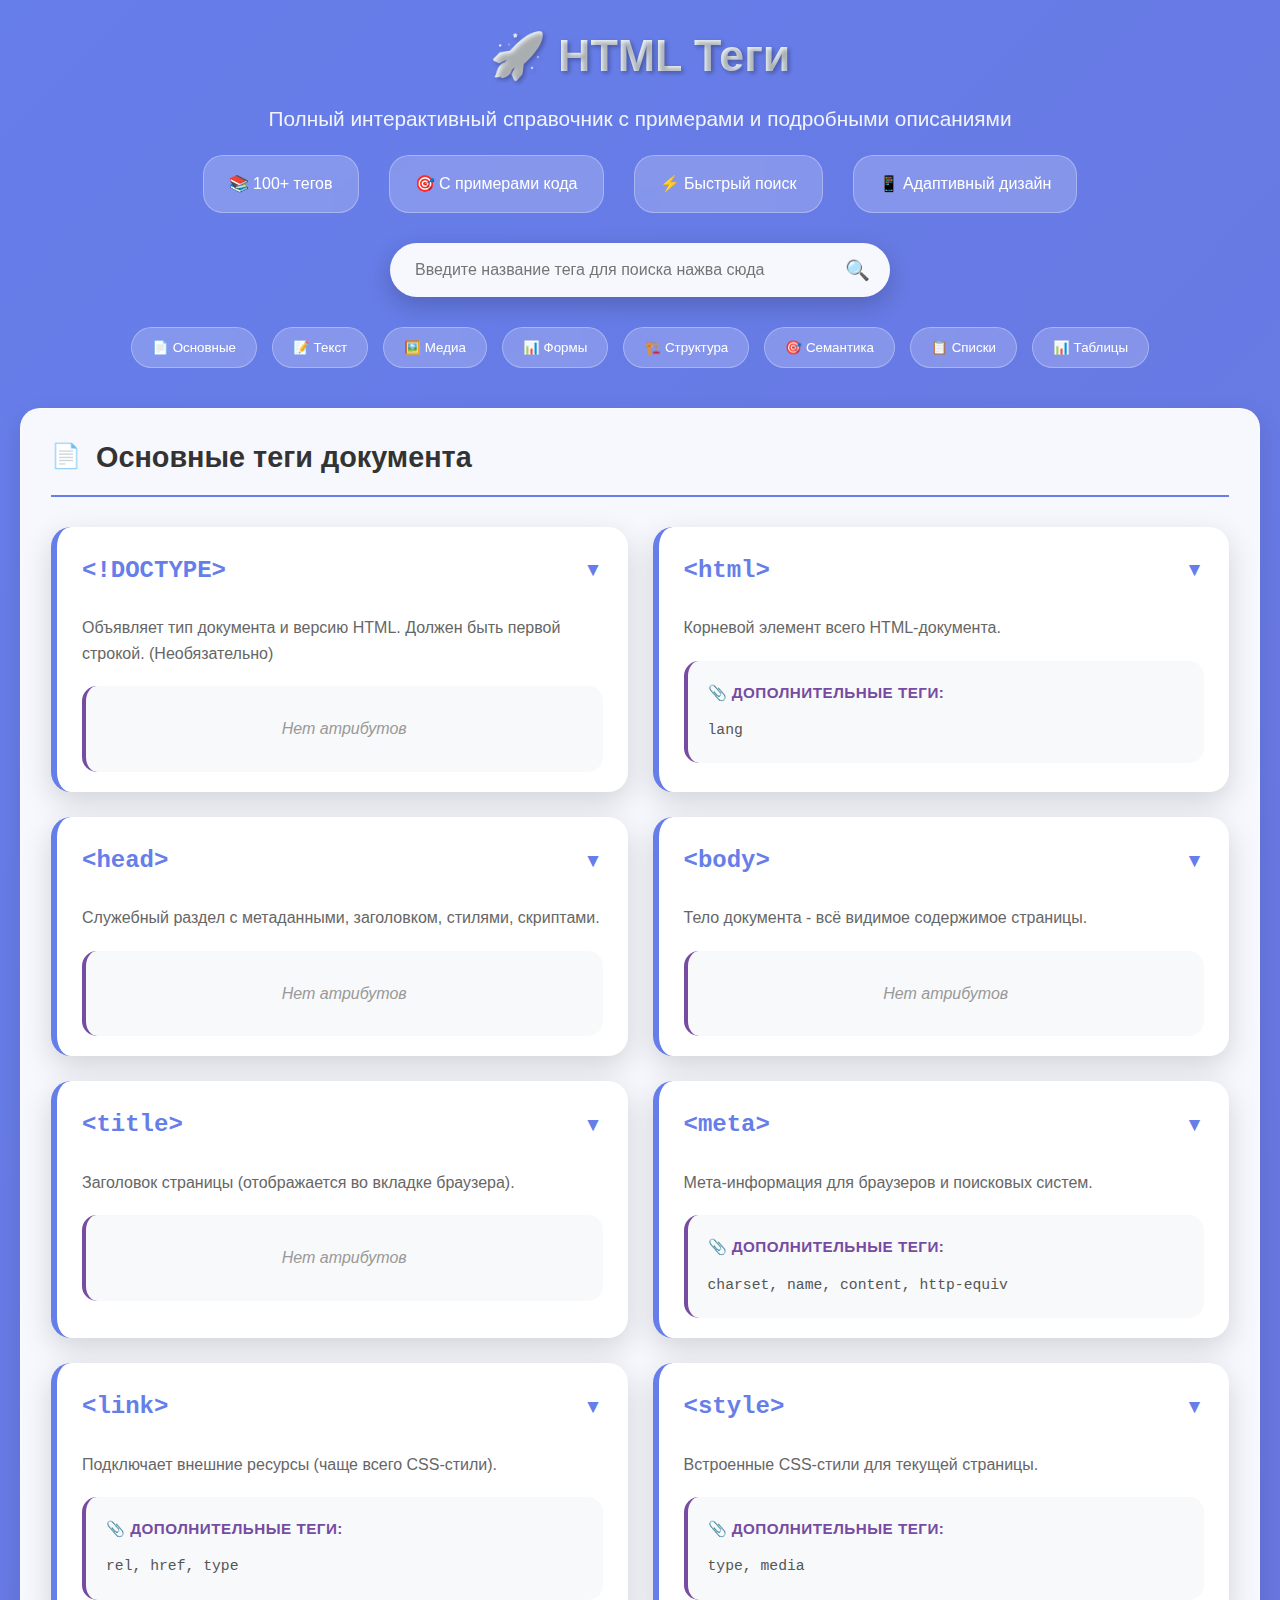
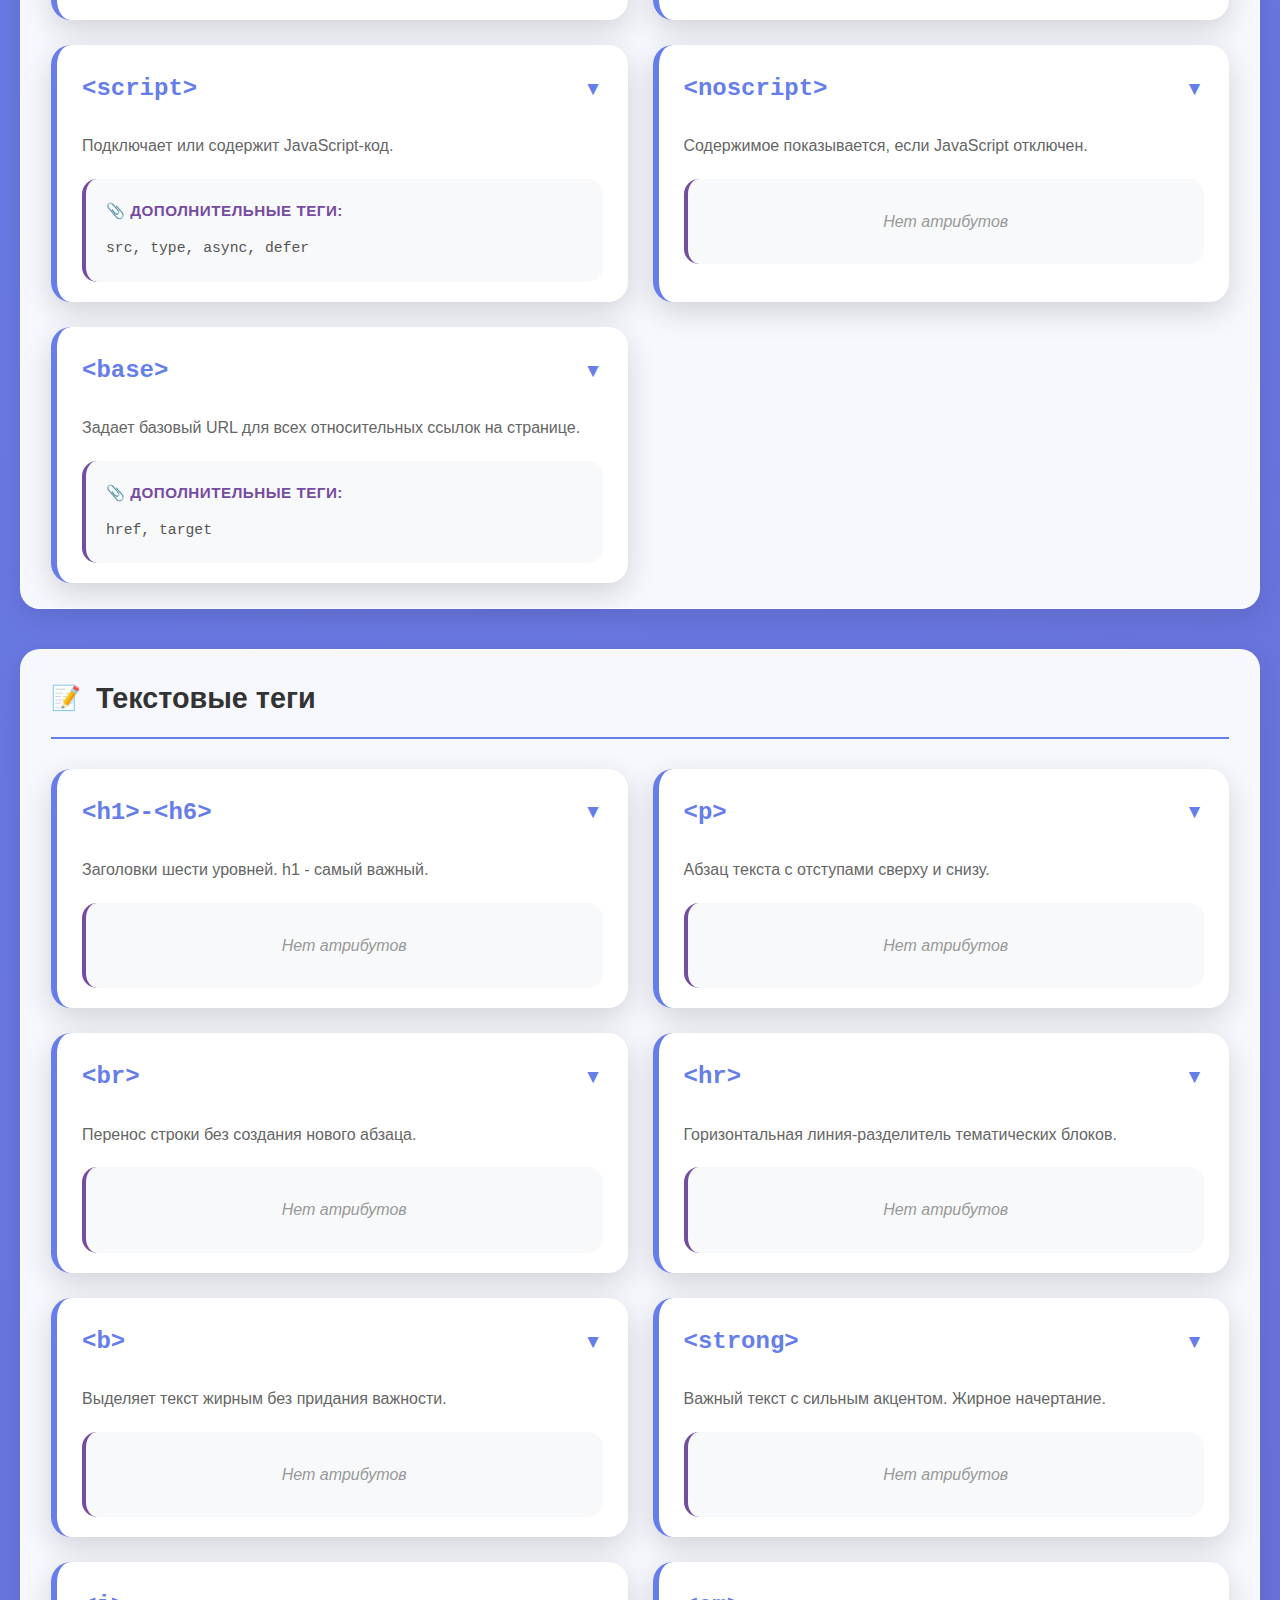
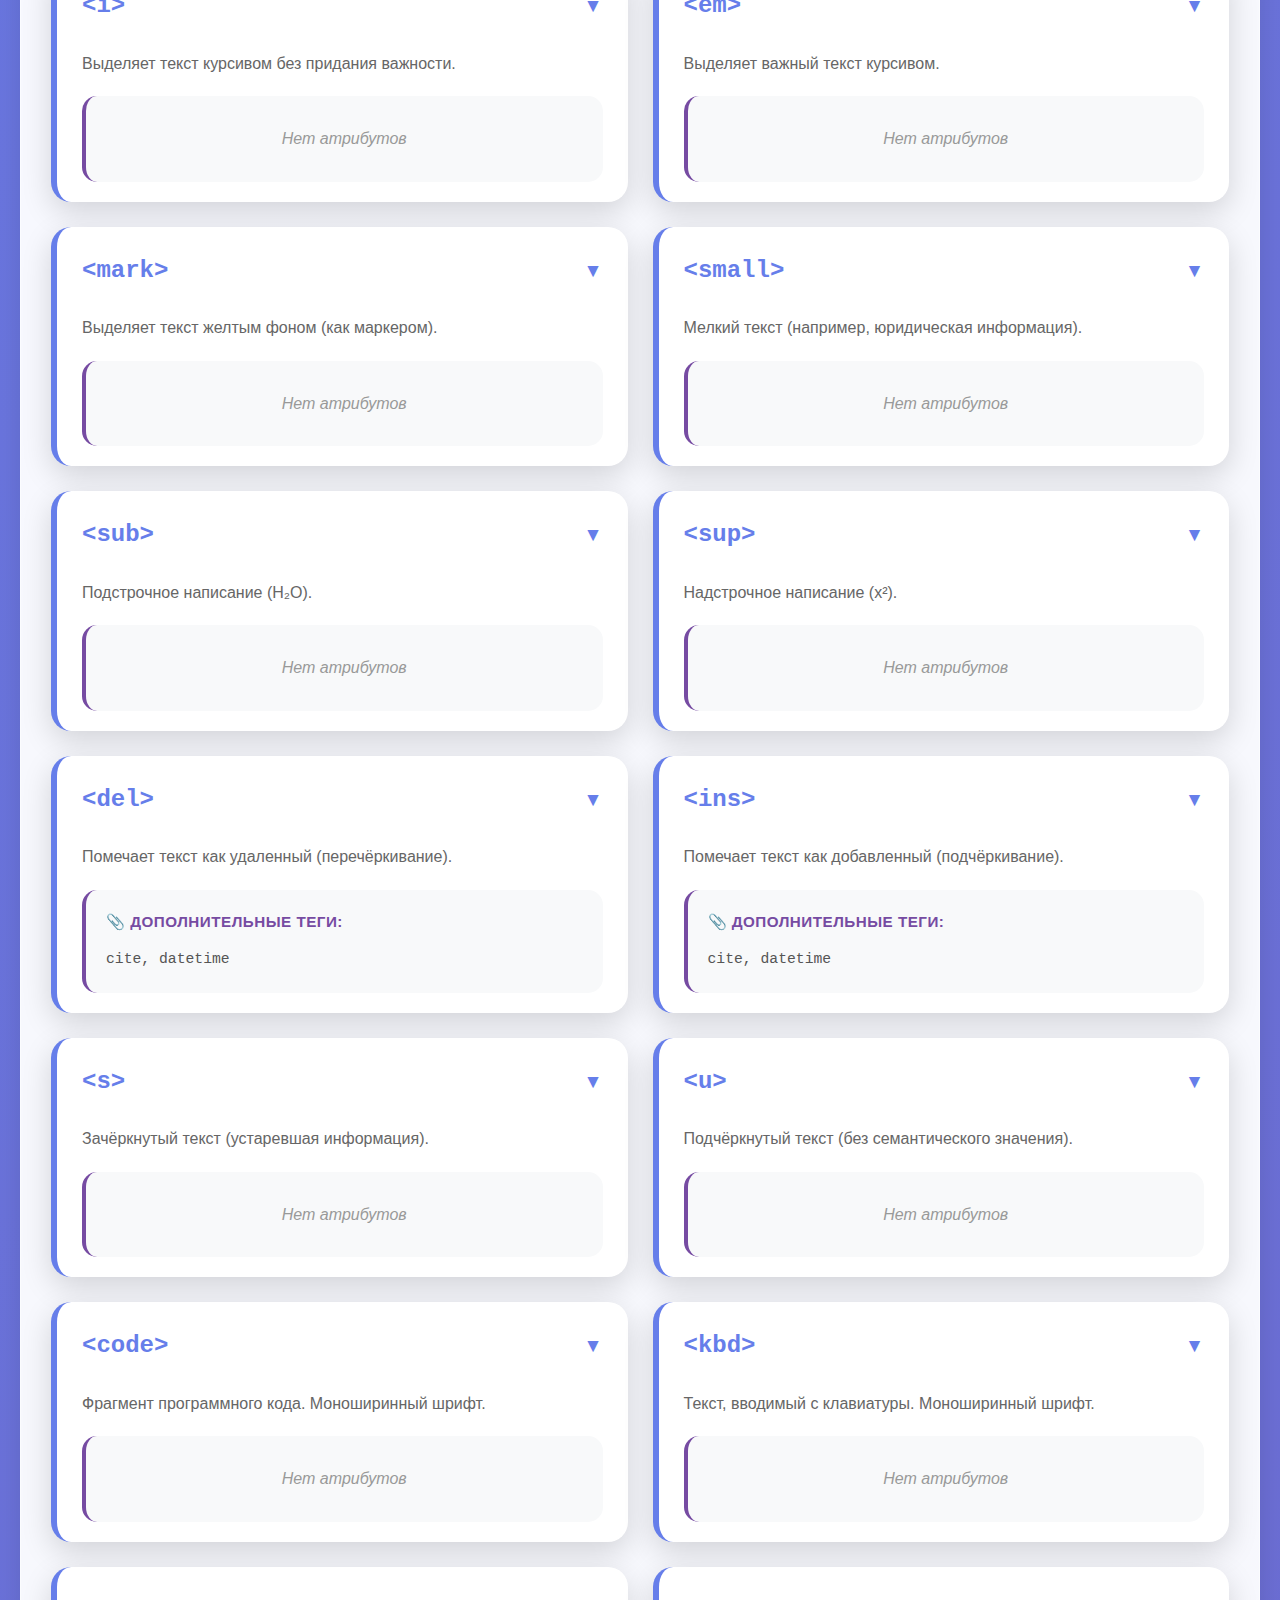
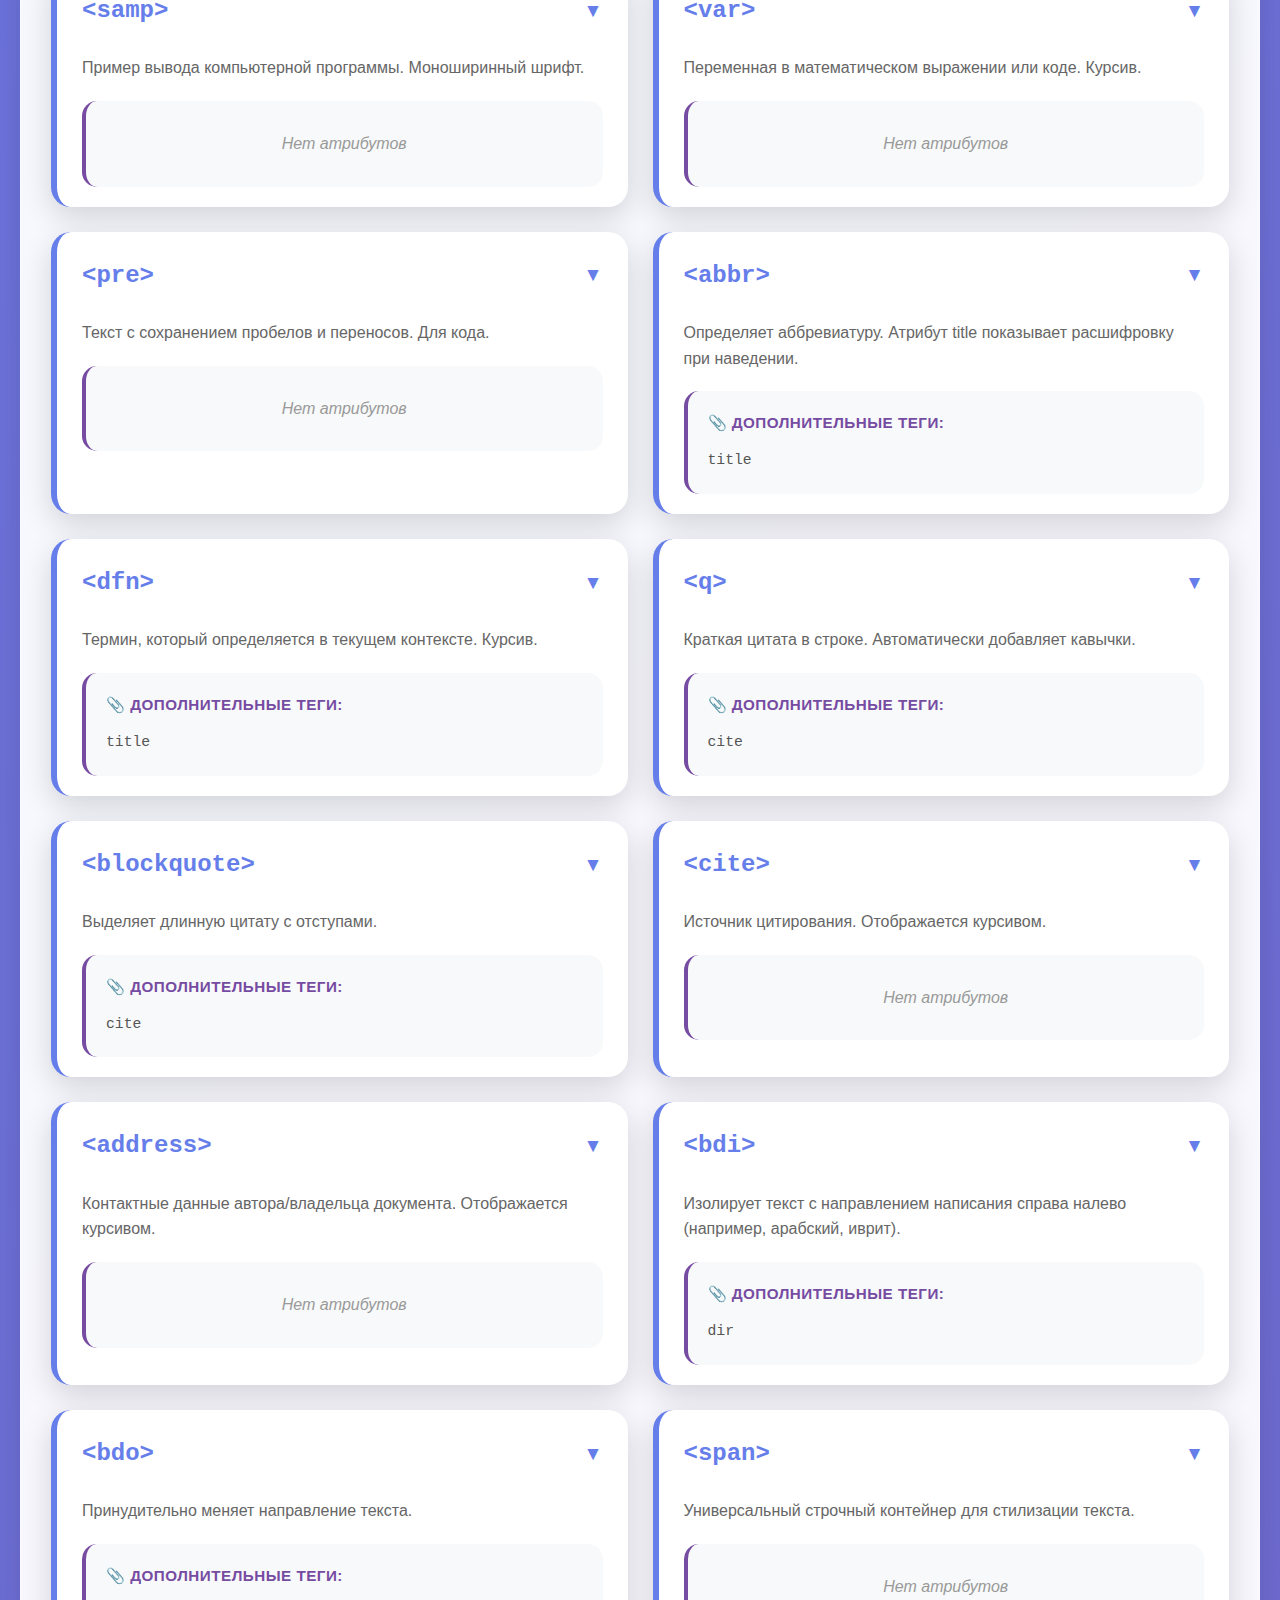
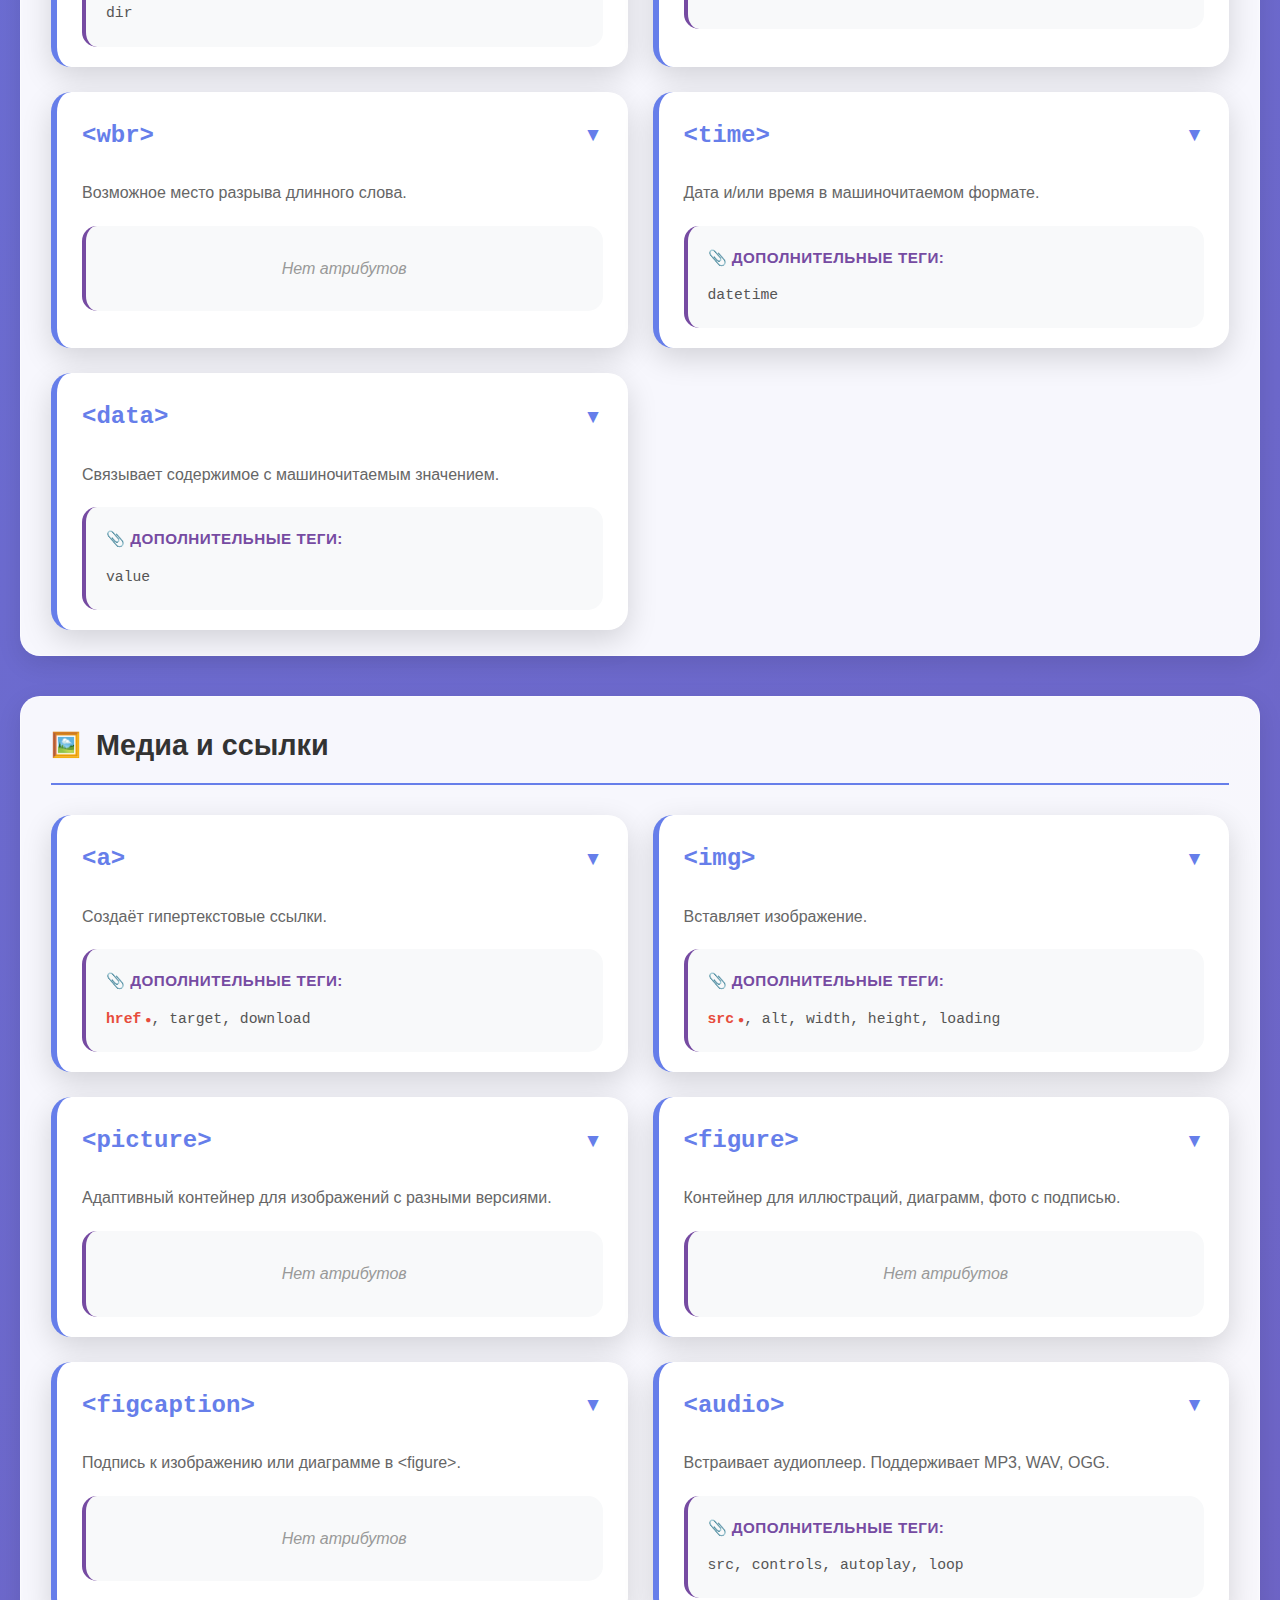
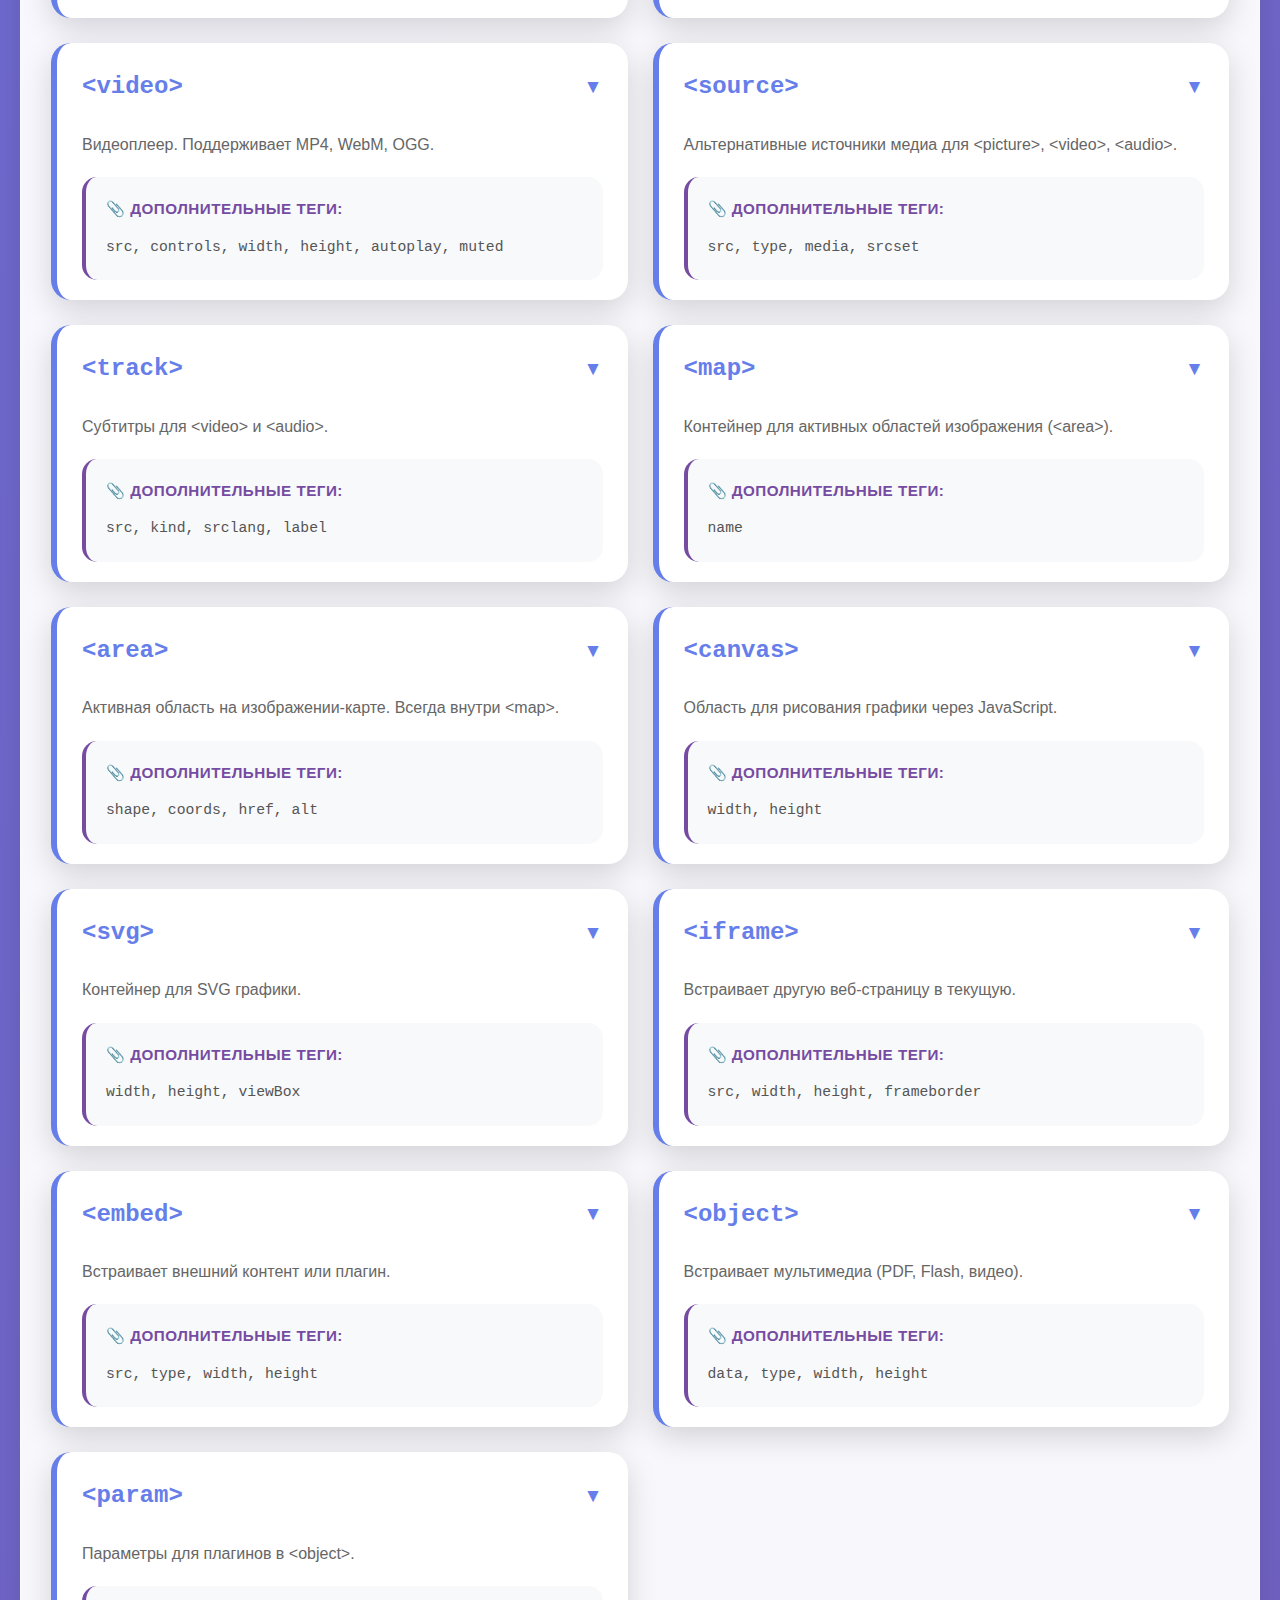
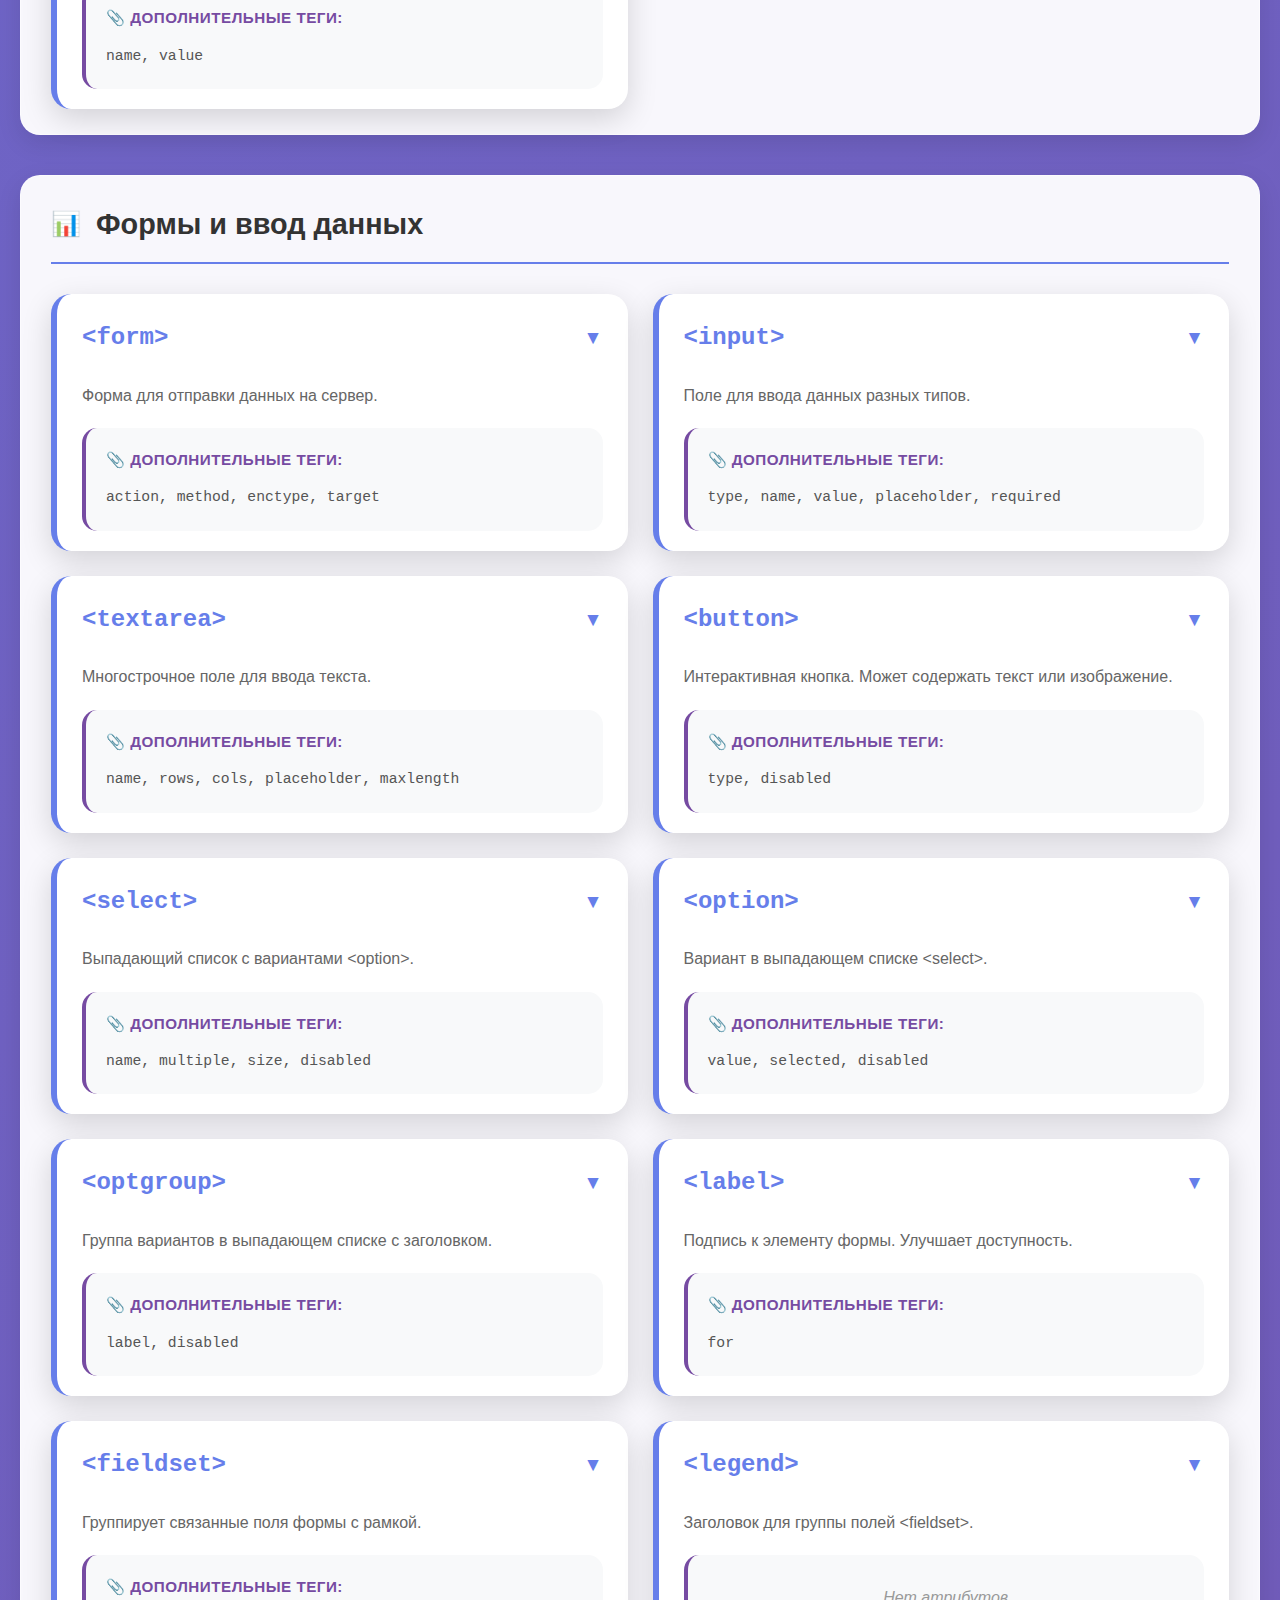
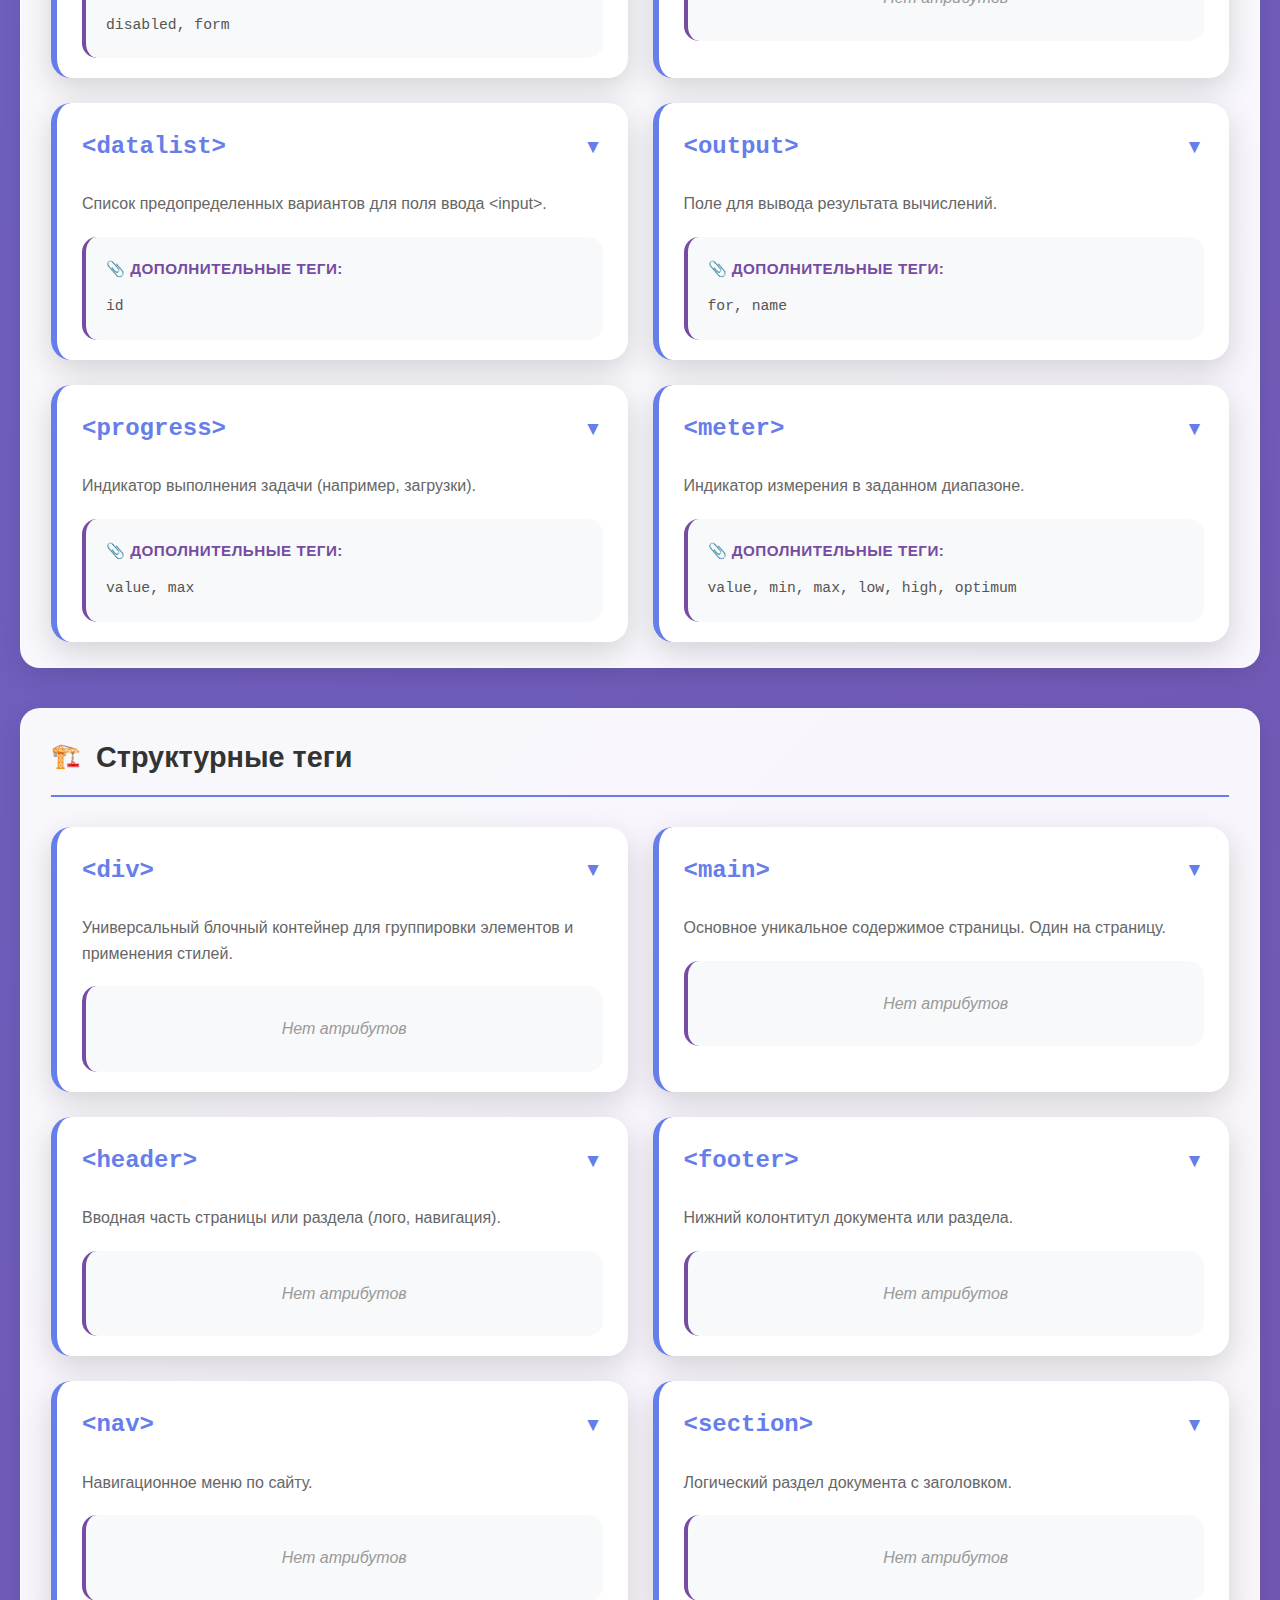
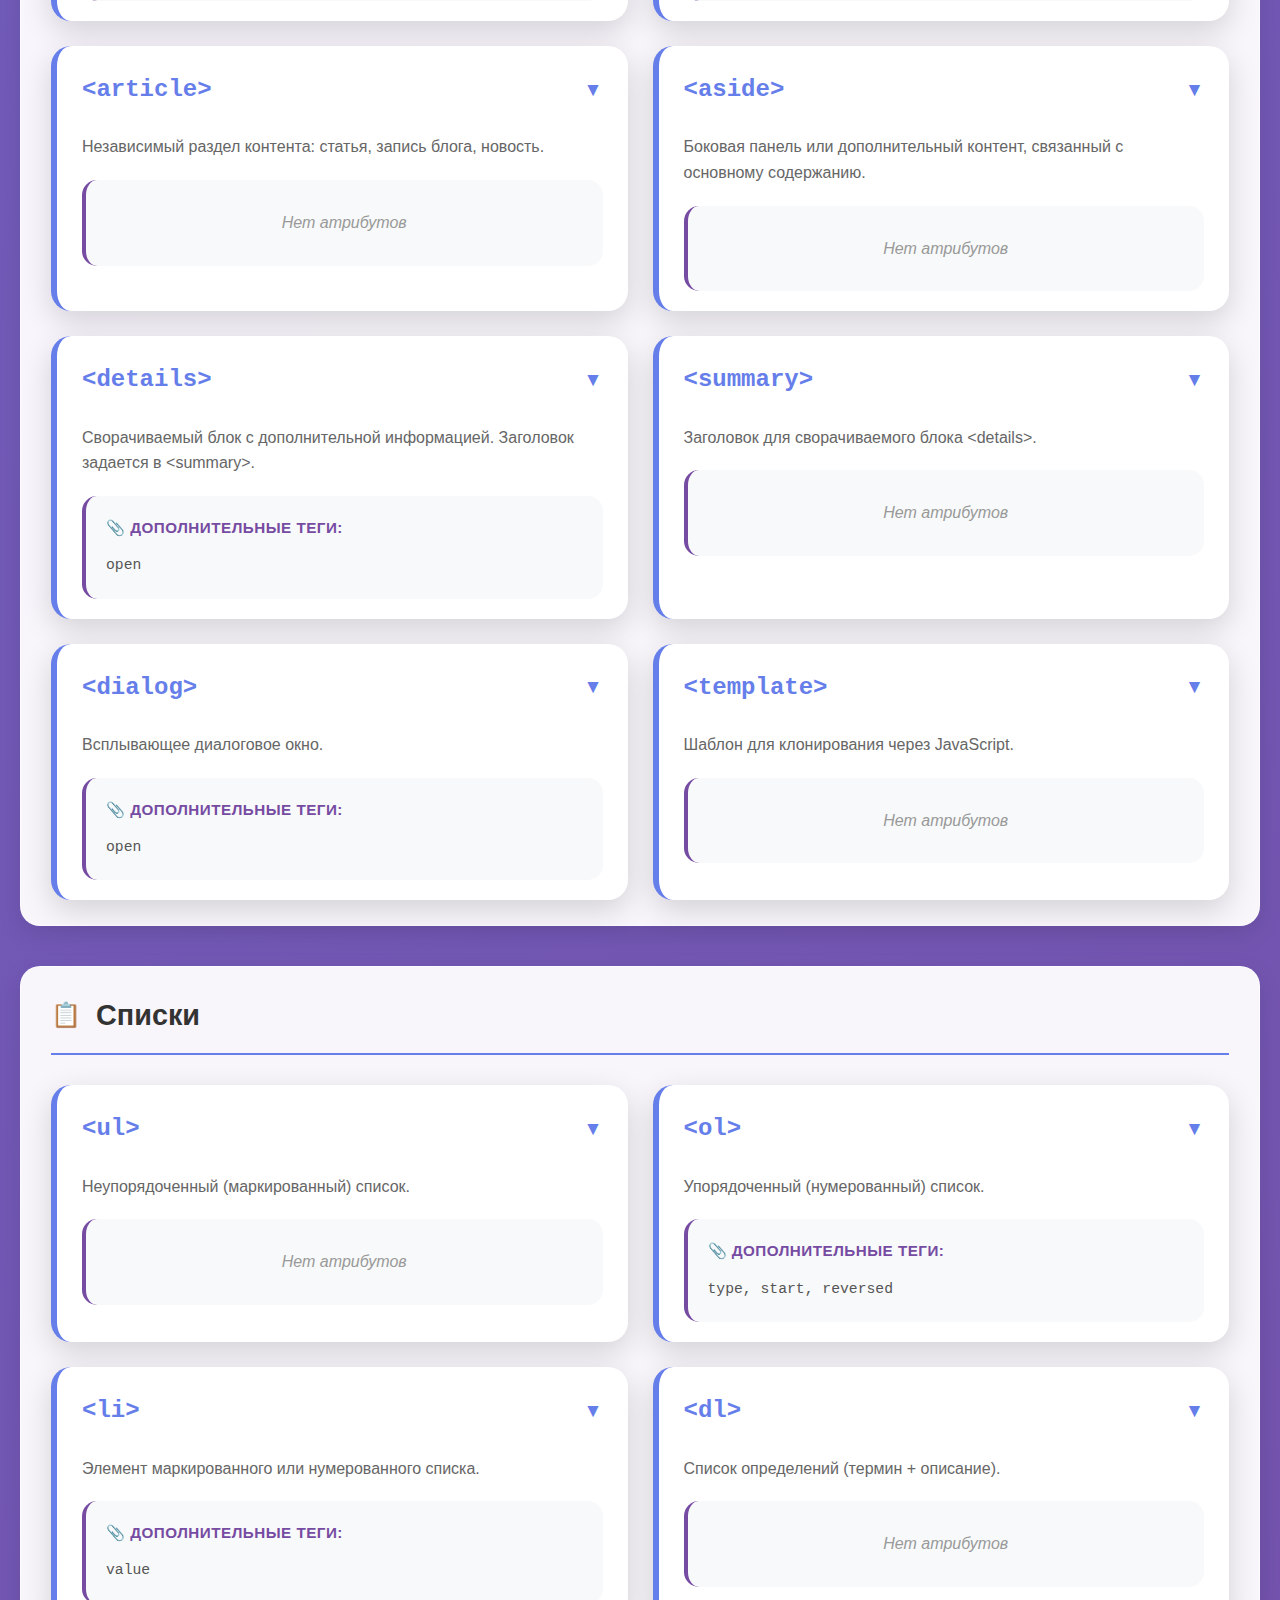
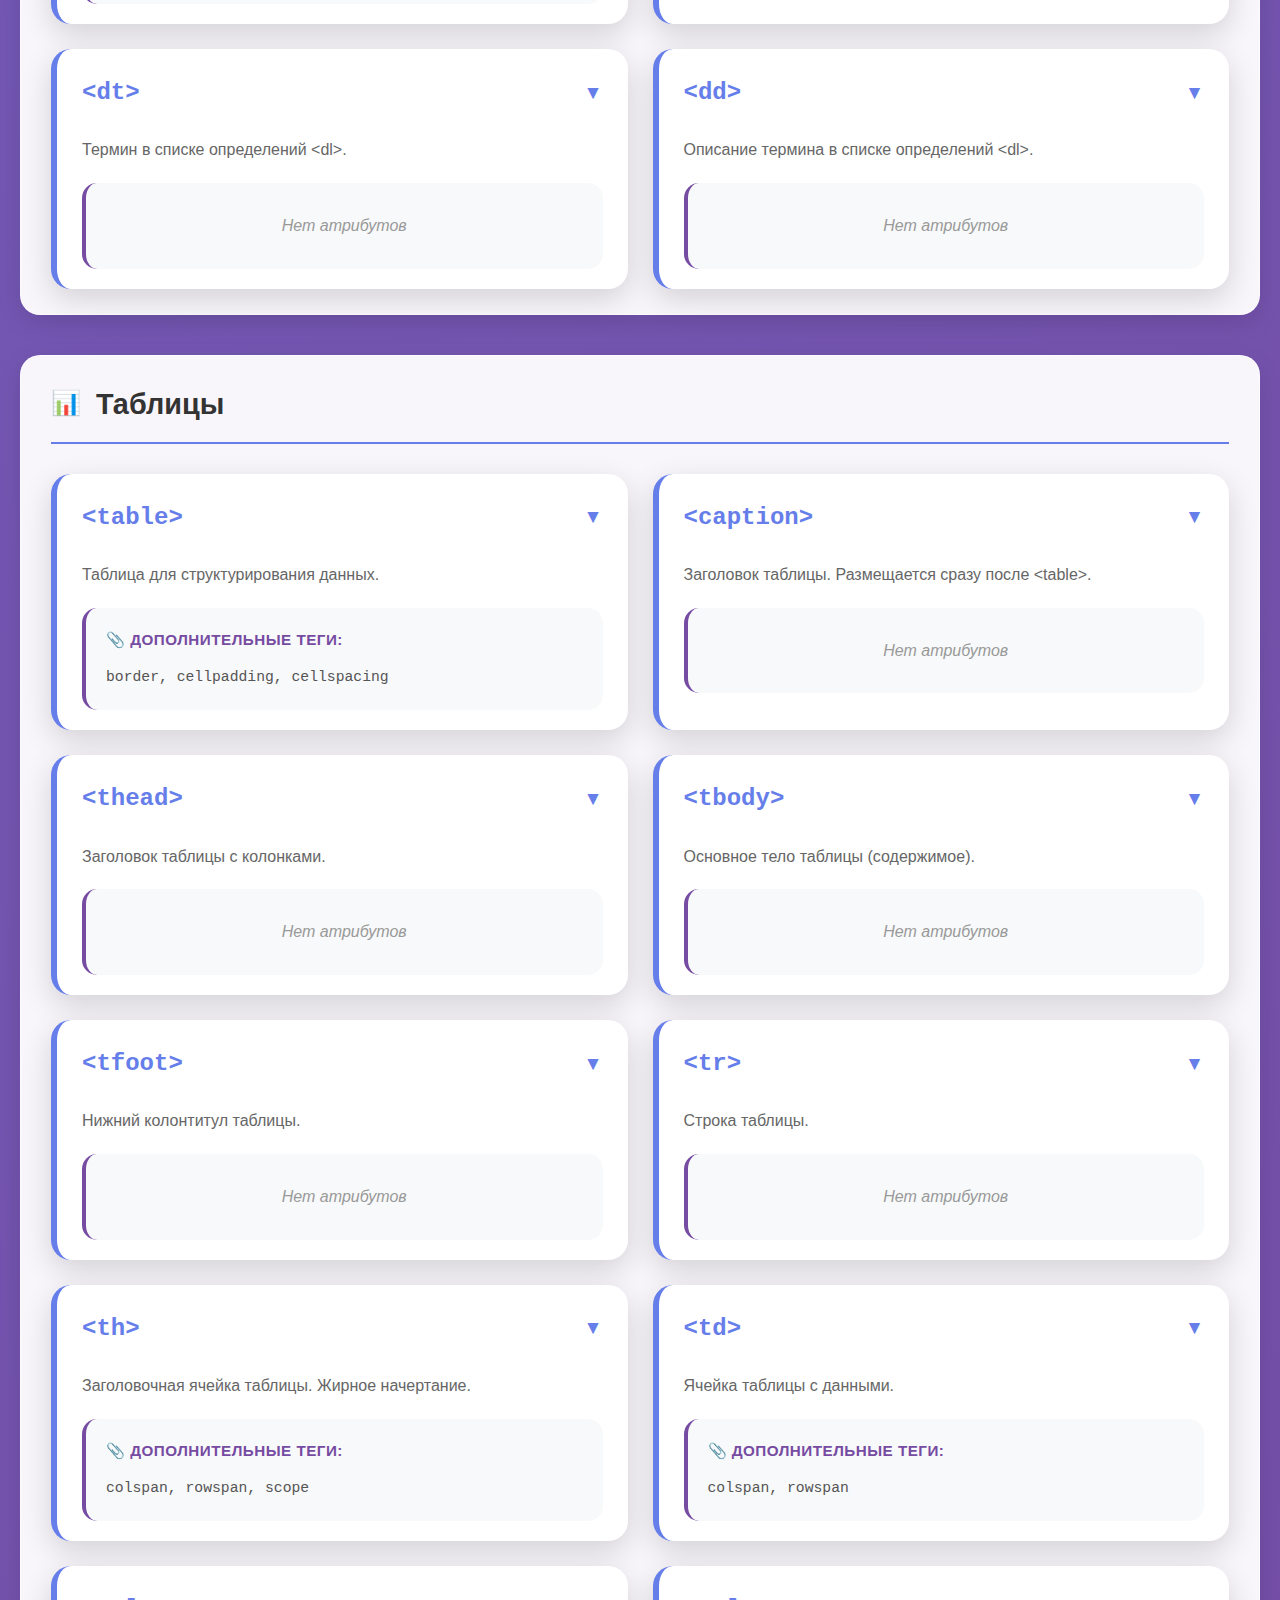
<file: index.html>
<!DOCTYPE html>
<html lang="ru">
<head>
    <meta charset="UTF-8">
    <meta name="viewport" content="width=device-width, initial-scale=1.0">
    <title>HTML Теги - Полный интерактивный справочник (немного сломан простите)</title>
    <style>
        * {
            margin: 0;
            padding: 0;
            box-sizing: border-box;
        }
        
        body {
            font-family: 'Segoe UI', Tahoma, Geneva, Verdana, sans-serif;
            line-height: 1.6;
            background: linear-gradient(135deg, #667eea 0%, #764ba2 100%);
            color: #333;
            min-height: 100vh;
        }
        
        .container {
            max-width: 1400px;
            margin: 0 auto;
            padding: 20px;
        }
        
        header {
            text-align: center;
            margin-bottom: 40px;
            color: white;
        }
        
        h1 {
            font-size: 2.8em;
            margin-bottom: 10px;
            text-shadow: 2px 2px 4px rgba(0,0,0,0.3);
            background: linear-gradient(45deg, #fff, #e3f2fd);
            -webkit-background-clip: text;
            -webkit-text-fill-color: transparent;
            background-clip: text;
        }
        
        .subtitle {
            font-size: 1.3em;
            opacity: 0.9;
            margin-bottom: 20px;
        }
        
        .stats {
            display: flex;
            justify-content: center;
            gap: 30px;
            margin: 20px 0;
            flex-wrap: wrap;
        }
        
        .stat-item {
            background: rgba(255,255,255,0.2);
            padding: 15px 25px;
            border-radius: 20px;
            backdrop-filter: blur(10px);
            border: 1px solid rgba(255,255,255,0.3);
            transition: transform 0.3s ease;
        }
        
        .stat-item:hover {
            transform: translateY(-5px);
        }
        
        .search-box {
            max-width: 500px;
            margin: 30px auto;
            position: relative;
        }
        
        #searchInput {
            width: 100%;
            padding: 18px 50px 18px 25px;
            font-size: 16px;
            border: none;
            border-radius: 30px;
            box-shadow: 0 8px 25px rgba(0,0,0,0.2);
            outline: none;
            background: rgba(255,255,255,0.95);
            transition: all 0.3s ease;
        }
        
        #searchInput:focus {
            transform: scale(1.02);
            box-shadow: 0 12px 35px rgba(0,0,0,0.3);
        }
        
        .search-icon {
            position: absolute;
            right: 20px;
            top: 50%;
            transform: translateY(-50%);
            color: #667eea;
            font-size: 20px;
        }
        
        .tags-grid {
            display: grid;
            grid-template-columns: repeat(auto-fill, minmax(380px, 1fr));
            gap: 25px;
            margin-top: 30px;
        }
        
        .tag-card {
            background: white;
            border-radius: 20px;
            padding: 0;
            box-shadow: 0 10px 30px rgba(0,0,0,0.15);
            transition: all 0.3s ease;
            border-left: 6px solid #667eea;
            overflow: hidden;
            cursor: pointer;
            position: relative;
        }
        
        .tag-card::before {
            content: '';
            position: absolute;
            top: 0;
            left: 0;
            right: 0;
            height: 4px;
            background: linear-gradient(90deg, #667eea, #764ba2);
            transform: scaleX(0);
            transform-origin: left;
            transition: transform 0.3s ease;
        }
        
        .tag-card:hover {
            transform: translateY(-8px) scale(1.02);
            box-shadow: 0 20px 40px rgba(0,0,0,0.2);
        }
        
        .tag-card:hover::before {
            transform: scaleX(1);
        }
        
        .tag-card:active {
            transform: translateY(-4px) scale(1.01);
            transition: transform 0.1s ease;
        }
        
        .tag-card.active {
            border-left-color: #ff6b6b;
        }
        
        .tag-card.active::before {
            background: linear-gradient(90deg, #ff6b6b, #ff8e8e);
            transform: scaleX(1);
        }
        
        .tag-header {
            padding: 25px;
            display: flex;
            justify-content: space-between;
            align-items: center;
        }
        
        .tag-name {
            font-size: 1.5em;
            font-weight: bold;
            color: #667eea;
            font-family: 'Courier New', monospace;
            flex: 1;
        }
        
        .tag-card.active .tag-name {
            color: #ff6b6b;
        }
        
        .toggle-icon {
            font-size: 1.2em;
            color: #667eea;
            transition: transform 0.3s ease;
        }
        
        .tag-card.active .toggle-icon {
            transform: rotate(180deg);
            color: #ff6b6b;
        }
        
        .tag-description {
            color: #666;
            line-height: 1.6;
            padding: 0 25px 20px 25px;
        }
        
        .tag-attributes {
            background: #f8f9fa;
            padding: 20px;
            border-radius: 15px;
            margin: 0 25px 20px 25px;
            border-left: 4px solid #764ba2;
        }
        
        .attributes-title {
            font-weight: bold;
            color: #764ba2;
            margin-bottom: 12px;
            font-size: 0.95em;
            text-transform: uppercase;
            letter-spacing: 0.5px;
            display: flex;
            align-items: center;
            gap: 8px;
        }
        
        .attributes-list {
            font-family: 'Courier New', monospace;
            font-size: 0.92em;
            color: #555;
            line-height: 1.8;
        }
        
        .required {
            font-weight: bold;
            color: #e74c3c;
            position: relative;
        }
        
        .required::after {
            content: "●";
            color: #e74c3c;
            font-size: 0.7em;
            margin-left: 4px;
        }
        
        .no-attributes {
            color: #999;
            font-style: italic;
            text-align: center;
            padding: 10px;
        }
        
        .tag-details {
            max-height: 0;
            overflow: hidden;
            transition: all 0.4s ease;
            background: linear-gradient(135deg, #f8f9fa, #e9ecef);
        }
        
        .tag-card.active .tag-details {
            max-height: 1000px;
        }
        
        .detail-section {
            padding: 20px 25px;
            border-bottom: 1px solid #e9ecef;
        }
        
        .detail-section:last-child {
            border-bottom: none;
        }
        
        .detail-title {
            font-weight: bold;
            color: #495057;
            margin-bottom: 12px;
            display: flex;
            align-items: center;
            gap: 10px;
            font-size: 1.1em;
        }
        
        .detail-content {
            color: #666;
            line-height: 1.6;
        }
        
        .code-example {
            background: #2d3748;
            color: #e2e8f0;
            padding: 20px;
            border-radius: 10px;
            font-family: 'Courier New', monospace;
            font-size: 0.9em;
            line-height: 1.5;
            margin: 10px 0;
            overflow-x: auto;
            position: relative;
        }
        
        .code-example::before {
            content: '';
            position: absolute;
            top: 0;
            left: 0;
            width: 4px;
            height: 100%;
            background: #667eea;
            border-radius: 10px 0 0 10px;
        }
        
        .code-comment {
            color: #a0aec0;
        }
        
        .category {
            background: rgba(255,255,255,0.95);
            padding: 25px 30px;
            border-radius: 20px;
            margin: 40px 0 30px 0;
            box-shadow: 0 8px 25px rgba(0,0,0,0.1);
            border: 1px solid rgba(255,255,255,0.5);
            transition: transform 0.3s ease;
        }
        
        .category:hover {
            transform: translateY(-5px);
        }
        
        .category-header {
            display: flex;
            align-items: center;
            gap: 15px;
            margin-bottom: 20px;
            padding-bottom: 15px;
            border-bottom: 2px solid #667eea;
        }
        
        .category h2 {
            color: #333;
            font-size: 1.8em;
            margin: 0;
        }
        
        .category-icon {
            font-size: 1.5em;
            color: #667eea;
        }
        
        footer {
            text-align: center;
            margin-top: 60px;
            color: white;
            padding: 30px;
            background: rgba(0,0,0,0.1);
            border-radius: 20px;
            backdrop-filter: blur(10px);
        }
        
        .quick-nav {
            display: flex;
            justify-content: center;
            gap: 15px;
            margin: 20px 0;
            flex-wrap: wrap;
        }
        
        .nav-btn {
            background: rgba(255,255,255,0.2);
            color: white;
            border: none;
            padding: 12px 20px;
            border-radius: 25px;
            cursor: pointer;
            transition: all 0.3s ease;
            backdrop-filter: blur(10px);
            border: 1px solid rgba(255,255,255,0.3);
            font-weight: 500;
        }
        
        .nav-btn:hover {
            background: rgba(255,255,255,0.3);
            transform: translateY(-3px) scale(1.05);
            box-shadow: 0 5px 15px rgba(0,0,0,0.2);
        }
        
        .nav-btn:active {
            transform: translateY(-1px) scale(1.02);
        }
        
        .tag-count {
            position: absolute;
            top: 10px;
            right: 10px;
            background: #667eea;
            color: white;
            border-radius: 50%;
            width: 25px;
            height: 25px;
            display: flex;
            align-items: center;
            justify-content: center;
            font-size: 0.8em;
            font-weight: bold;
        }
        
        @media (max-width: 768px) {
            .tags-grid {
                grid-template-columns: 1fr;
            }
            
            h1 {
                font-size: 2.2em;
            }
            
            .stats {
                gap: 15px;
            }
            
            .stat-item {
                padding: 10px 20px;
                font-size: 0.9em;
            }
            
            .quick-nav {
                gap: 10px;
            }
            
            .nav-btn {
                padding: 10px 15px;
                font-size: 0.9em;
            }
        }
    </style>
</head>
<body>
    <div class="container">
        <header>
            <h1>🚀 HTML Теги</h1>
            <p class="subtitle">Полный интерактивный справочник с примерами и подробными описаниями</p>
            
            <div class="stats">
                <div class="stat-item">📚 100+ тегов</div>
                <div class="stat-item">🎯 С примерами кода</div>
                <div class="stat-item">⚡ Быстрый поиск</div>
                <div class="stat-item">📱 Адаптивный дизайн</div>
            </div>
            
            <div class="search-box">
                <input type="text" id="searchInput" placeholder="Введите название тега для поиска нажва сюда">
                <div class="search-icon">🔍</div>
            </div>

            <div class="quick-nav">
                <button class="nav-btn" onclick="scrollToCategory('basic')">📄 Основные</button>
                <button class="nav-btn" onclick="scrollToCategory('text')">📝 Текст</button>
                <button class="nav-btn" onclick="scrollToCategory('media')">🖼️ Медиа</button>
                <button class="nav-btn" onclick="scrollToCategory('forms')">📊 Формы</button>
                <button class="nav-btn" onclick="scrollToCategory('structure')">🏗️ Структура</button>
                <button class="nav-btn" onclick="scrollToCategory('semantic')">🎯 Семантика</button>
                <button class="nav-btn" onclick="scrollToCategory('lists')">📋 Списки</button>
                <button class="nav-btn" onclick="scrollToCategory('tables')">📊 Таблицы</button>
            </div>
        </header>

        <main>
            <!-- Основные теги документа -->
            <div class="category" id="basic">
                <div class="category-header">
                    <div class="category-icon">📄</div>
                    <h2>Основные теги документа</h2>
                </div>
                <div class="tags-grid">
                    <div class="tag-card" onclick="toggleTag(this)">
                        <div class="tag-header">
                            <div class="tag-name">&lt;!DOCTYPE&gt;</div>
                            <div class="toggle-icon">▼</div>
                        </div>
                        <div class="tag-description">Объявляет тип документа и версию HTML. Должен быть первой строкой. (Необязательно)</div>
                        <div class="tag-attributes">
                            <div class="no-attributes">Нет атрибутов</div>
                        </div>
                        <div class="tag-details">
                            <div class="detail-section">
                                <div class="detail-title">💡 Подробности</div>
                                <div class="detail-content">
                                    Этот тег не является HTML-тегом, а инструкцией для браузера о версии HTML.
                                </div>
                            </div>
                            <div class="detail-section">
                                <div class="detail-title">📝 Пример</div>
                                <div class="code-example">
                                    <span class="code-comment">&lt;!-- Объявление HTML5 --&gt;</span><br>
                                    &lt;!DOCTYPE html&gt;
                                </div>
                            </div>
                        </div>
                    </div>

                    <div class="tag-card" onclick="toggleTag(this)">
                        <div class="tag-header">
                            <div class="tag-name">&lt;html&gt;</div>
                            <div class="toggle-icon">▼</div>
                        </div>
                        <div class="tag-description">Корневой элемент всего HTML-документа.</div>
                        <div class="tag-attributes">
                            <div class="attributes-title">📎 Дополнительные теги:</div>
                            <div class="attributes-list">lang</div>
                        </div>
                        <div class="tag-details">
                            <div class="detail-section">
                                <div class="detail-title">💡 Подробности</div>
                                <div class="detail-content">
                                    Содержит весь контент HTML-страницы. Атрибут lang помогает поисковым системам и скринридерам определить язык страницы.
                                </div>
                            </div>
                            <div class="detail-section">
                                <div class="detail-title">📝 Пример</div>
                                <div class="code-example">
                                    &lt;html lang="ru"&gt;<br>
                                    &nbsp;&nbsp;&lt;head&gt;<br>
                                    &nbsp;&nbsp;&nbsp;&nbsp;&lt;title&gt;Моя страница&lt;/title&gt;<br>
                                    &nbsp;&nbsp;&lt;/head&gt;<br>
                                    &nbsp;&nbsp;&lt;body&gt;<br>
                                    &nbsp;&nbsp;&nbsp;&nbsp;Содержимое страницы<br>
                                    &nbsp;&nbsp;&lt;/body&gt;<br>
                                    &lt;/html&gt;
                                </div>
                            </div>
                        </div>
                    </div>

                    <div class="tag-card" onclick="toggleTag(this)">
                        <div class="tag-header">
                            <div class="tag-name">&lt;head&gt;</div>
                            <div class="toggle-icon">▼</div>
                        </div>
                        <div class="tag-description">Служебный раздел с метаданными, заголовком, стилями, скриптами.</div>
                        <div class="tag-attributes">
                            <div class="no-attributes">Нет атрибутов</div>
                        </div>
                        <div class="tag-details">
                            <div class="detail-section">
                                <div class="detail-title">💡 Подробности</div>
                                <div class="detail-content">
                                    Содержит мета-информацию о документе, которая не отображается на странице, но важна для браузеров и поисковых систем.
                                </div>
                            </div>
                            <div class="detail-section">
                                <div class="detail-title">📝 Пример</div>
                                <div class="code-example">
                                    &lt;head&gt;<br>
                                    &nbsp;&nbsp;&lt;meta charset="UTF-8"&gt;<br>
                                    &nbsp;&nbsp;&lt;title&gt;Заголовок страницы&lt;/title&gt;<br>
                                    &nbsp;&nbsp;&lt;link rel="stylesheet" href="styles.css"&gt;<br>
                                    &lt;/head&gt;
                                </div>
                            </div>
                        </div>
                    </div>

                    <div class="tag-card" onclick="toggleTag(this)">
                        <div class="tag-header">
                            <div class="tag-name">&lt;body&gt;</div>
                            <div class="toggle-icon">▼</div>
                        </div>
                        <div class="tag-description">Тело документа - всё видимое содержимое страницы.</div>
                        <div class="tag-attributes">
                            <div class="no-attributes">Нет атрибутов</div>
                        </div>
                        <div class="tag-details">
                            <div class="detail-section">
                                <div class="detail-title">💡 Подробности</div>
                                <div class="detail-content">
                                    Содержит весь контент, который отображается в окне браузера: текст, изображения, ссылки и т.д.
                                </div>
                            </div>
                            <div class="detail-section">
                                <div class="detail-title">📝 Пример</div>
                                <div class="code-example">
                                    &lt;body&gt;<br>
                                    &nbsp;&nbsp;&lt;h1&gt;Заголовок&lt;/h1&gt;<br>
                                    &nbsp;&nbsp;&lt;p&gt;Абзац текста&lt;/p&gt;<br>
                                    &nbsp;&nbsp;&lt;img src="image.jpg" alt="Изображение"&gt;<br>
                                    &lt;/body&gt;
                                </div>
                            </div>
                        </div>
                    </div>

                    <div class="tag-card" onclick="toggleTag(this)">
                        <div class="tag-header">
                            <div class="tag-name">&lt;title&gt;</div>
                            <div class="toggle-icon">▼</div>
                        </div>
                        <div class="tag-description">Заголовок страницы (отображается во вкладке браузера).</div>
                        <div class="tag-attributes">
                            <div class="no-attributes">Нет атрибутов</div>
                        </div>
                        <div class="tag-details">
                            <div class="detail-section">
                                <div class="detail-title">💡 Подробности</div>
                                <div class="detail-content">
                                    Определяет заголовок документа, который отображается в строке заголовка браузера или на вкладке страницы. Важен для SEO.
                                </div>
                            </div>
                            <div class="detail-section">
                                <div class="detail-title">📝 Пример</div>
                                <div class="code-example">
                                    &lt;title&gt;Мой сайт - Главная страница&lt;/title&gt;
                                </div>
                            </div>
                        </div>
                    </div>

                    <div class="tag-card" onclick="toggleTag(this)">
                        <div class="tag-header">
                            <div class="tag-name">&lt;meta&gt;</div>
                            <div class="toggle-icon">▼</div>
                        </div>
                        <div class="tag-description">Мета-информация для браузеров и поисковых систем.</div>
                        <div class="tag-attributes">
                            <div class="attributes-title">📎 Дополнительные теги:</div>
                            <div class="attributes-list">charset, name, content, http-equiv</div>
                        </div>
                        <div class="tag-details">
                            <div class="detail-section">
                                <div class="detail-title">💡 Подробности</div>
                                <div class="detail-content">
                                    Предоставляет метаданные о HTML-документе. Метаданные не отображаются на странице, но могут быть прочитаны браузерами и поисковыми системами.
                                </div>
                            </div>
                            <div class="detail-section">
                                <div class="detail-title">🎯 Атрибуты</div>
                                <div class="detail-content">
                                    <strong>charset</strong> - кодировка документа<br>
                                    <strong>name</strong> - имя мета-тега<br>
                                    <strong>content</strong> - содержимое мета-тега<br>
                                    <strong>http-equiv</strong> - HTTP-заголовок
                                </div>
                            </div>
                            <div class="detail-section">
                                <div class="detail-title">📝 Пример</div>
                                <div class="code-example">
                                    <span class="code-comment">&lt;!-- Кодировка --&gt;</span><br>
                                    &lt;meta charset="UTF-8"&gt;<br><br>
                                    <span class="code-comment">&lt;!-- Описание страницы --&gt;</span><br>
                                    &lt;meta name="description" content="Описание страницы"&gt;<br><br>
                                    <span class="code-comment">&lt;!-- Ключевые слова --&gt;</span><br>
                                    &lt;meta name="keywords" content="HTML, CSS, JavaScript"&gt;
                                </div>
                            </div>
                        </div>
                    </div>

                    <div class="tag-card" onclick="toggleTag(this)">
                        <div class="tag-header">
                            <div class="tag-name">&lt;link&gt;</div>
                            <div class="toggle-icon">▼</div>
                        </div>
                        <div class="tag-description">Подключает внешние ресурсы (чаще всего CSS-стили).</div>
                        <div class="tag-attributes">
                            <div class="attributes-title">📎 Дополнительные теги:</div>
                            <div class="attributes-list">rel, href, type</div>
                        </div>
                        <div class="tag-details">
                            <div class="detail-section">
                                <div class="detail-title">💡 Подробности</div>
                                <div class="detail-content">
                                    Определяет связь между текущим документом и внешним ресурсом. Чаще всего используется для подключения CSS-файлов.
                                </div>
                            </div>
                            <div class="detail-section">
                                <div class="detail-title">🎯 Атрибуты</div>
                                <div class="detail-content">
                                    <strong>rel</strong> - тип связи (stylesheet, icon)<br>
                                    <strong>href</strong> - путь к ресурсу<br>
                                    <strong>type</strong> - тип ресурса
                                </div>
                            </div>
                            <div class="detail-section">
                                <div class="detail-title">📝 Пример</div>
                                <div class="code-example">
                                    <span class="code-comment">&lt;!-- Подключение CSS --&gt;</span><br>
                                    &lt;link rel="stylesheet" href="styles.css"&gt;<br><br>
                                    <span class="code-comment">&lt;!-- Подключение иконки --&gt;</span><br>
                                    &lt;link rel="icon" href="favicon.ico" type="image/x-icon"&gt;
                                </div>
                            </div>
                        </div>
                    </div>

                    <div class="tag-card" onclick="toggleTag(this)">
                        <div class="tag-header">
                            <div class="tag-name">&lt;style&gt;</div>
                            <div class="toggle-icon">▼</div>
                        </div>
                        <div class="tag-description">Встроенные CSS-стили для текущей страницы.</div>
                        <div class="tag-attributes">
                            <div class="attributes-title">📎 Дополнительные теги:</div>
                            <div class="attributes-list">type, media</div>
                        </div>
                        <div class="tag-details">
                            <div class="detail-section">
                                <div class="detail-title">💡 Подробности</div>
                                <div class="detail-content">
                                    Используется для определения CSS-стилей непосредственно в HTML-документе.
                                </div>
                            </div>
                            <div class="detail-section">
                                <div class="detail-title">🎯 Атрибуты</div>
                                <div class="detail-content">
                                    <strong>type</strong> - тип содержимого (text/css)<br>
                                    <strong>media</strong> - медиа-запросы
                                </div>
                            </div>
                            <div class="detail-section">
                                <div class="detail-title">📝 Пример</div>
                                <div class="code-example">
                                    &lt;style&gt;<br>
                                    &nbsp;&nbsp;body {<br>
                                    &nbsp;&nbsp;&nbsp;&nbsp;font-family: Arial, sans-serif;<br>
                                    &nbsp;&nbsp;&nbsp;&nbsp;background-color: #f0f0f0;<br>
                                    &nbsp;&nbsp;}<br>
                                    &lt;/style&gt;
                                </div>
                            </div>
                        </div>
                    </div>

                    <div class="tag-card" onclick="toggleTag(this)">
                        <div class="tag-header">
                            <div class="tag-name">&lt;script&gt;</div>
                            <div class="toggle-icon">▼</div>
                        </div>
                        <div class="tag-description">Подключает или содержит JavaScript-код.</div>
                        <div class="tag-attributes">
                            <div class="attributes-title">📎 Дополнительные теги:</div>
                            <div class="attributes-list">src, type, async, defer</div>
                        </div>
                        <div class="tag-details">
                            <div class="detail-section">
                                <div class="detail-title">💡 Подробности</div>
                                <div class="detail-content">
                                    Используется для встраивания или подключения JavaScript-кода.
                                </div>
                            </div>
                            <div class="detail-section">
                                <div class="detail-title">🎯 Атрибуты</div>
                                <div class="detail-content">
                                    <strong>src</strong> - путь к внешнему скрипту<br>
                                    <strong>type</strong> - тип скрипта<br>
                                    <strong>async</strong> - асинхронная загрузка<br>
                                    <strong>defer</strong> - отложенная загрузка
                                </div>
                            </div>
                            <div class="detail-section">
                                <div class="detail-title">📝 Пример</div>
                                <div class="code-example">
                                    <span class="code-comment">&lt;!-- Встроенный скрипт --&gt;</span><br>
                                    &lt;script&gt;<br>
                                    &nbsp;&nbsp;alert('Привет, мир!');<br>
                                    &lt;/script&gt;<br><br>
                                    <span class="code-comment">&lt;!-- Подключение внешнего скрипта --&gt;</span><br>
                                    &lt;script src="script.js"&gt;&lt;/script&gt;
                                </div>
                            </div>
                        </div>
                    </div>

                    <div class="tag-card" onclick="toggleTag(this)">
                        <div class="tag-header">
                            <div class="tag-name">&lt;noscript&gt;</div>
                            <div class="toggle-icon">▼</div>
                        </div>
                        <div class="tag-description">Содержимое показывается, если JavaScript отключен.</div>
                        <div class="tag-attributes">
                            <div class="no-attributes">Нет атрибутов</div>
                        </div>
                        <div class="tag-details">
                            <div class="detail-section">
                                <div class="detail-title">💡 Подробности</div>
                                <div class="detail-content">
                                    Определяет альтернативное содержимое, которое будет отображаться, если скрипты не поддерживаются или отключены в браузере.
                                </div>
                            </div>
                            <div class="detail-section">
                                <div class="detail-title">📝 Пример</div>
                                <div class="code-example">
                                    &lt;noscript&gt;<br>
                                    &nbsp;&nbsp;&lt;p&gt;Для работы сайта требуется включить JavaScript&lt;/p&gt;<br>
                                    &lt;/noscript&gt;
                                </div>
                            </div>
                        </div>
                    </div>

                    <div class="tag-card" onclick="toggleTag(this)">
                        <div class="tag-header">
                            <div class="tag-name">&lt;base&gt;</div>
                            <div class="toggle-icon">▼</div>
                        </div>
                        <div class="tag-description">Задает базовый URL для всех относительных ссылок на странице.</div>
                        <div class="tag-attributes">
                            <div class="attributes-title">📎 Дополнительные теги:</div>
                            <div class="attributes-list">href, target</div>
                        </div>
                        <div class="tag-details">
                            <div class="detail-section">
                                <div class="detail-title">💡 Подробности</div>
                                <div class="detail-content">
                                    Определяет базовый URL, который будет использоваться для всех относительных URL-адресов в документе.
                                </div>
                            </div>
                            <div class="detail-section">
                                <div class="detail-title">🎯 Атрибуты</div>
                                <div class="detail-content">
                                    <strong>href</strong> - базовый URL<br>
                                    <strong>target</strong> - целевое окно по умолчанию
                                </div>
                            </div>
                            <div class="detail-section">
                                <div class="detail-title">📝 Пример</div>
                                <div class="code-example">
                                    &lt;base href="https://example.com/" target="_blank"&gt;
                                </div>
                            </div>
                        </div>
                    </div>
                </div>
            </div>

            <!-- Текстовые теги -->
            <div class="category" id="text">
                <div class="category-header">
                    <div class="category-icon">📝</div>
                    <h2>Текстовые теги</h2>
                </div>
                <div class="tags-grid">
                    <div class="tag-card" onclick="toggleTag(this)">
                        <div class="tag-header">
                            <div class="tag-name">&lt;h1&gt;-&lt;h6&gt;</div>
                            <div class="toggle-icon">▼</div>
                        </div>
                        <div class="tag-description">Заголовки шести уровней. h1 - самый важный.</div>
                        <div class="tag-attributes">
                            <div class="no-attributes">Нет атрибутов</div>
                        </div>
                        <div class="tag-details">
                            <div class="detail-section">
                                <div class="detail-title">💡 Подробности</div>
                                <div class="detail-content">
                                    Заголовки создают иерархию контента. h1 должен быть один на странице для SEO.
                                </div>
                            </div>
                            <div class="detail-section">
                                <div class="detail-title">📝 Пример</div>
                                <div class="code-example">
                                    &lt;h1&gt;Главный заголовок&lt;/h1&gt;<br>
                                    &lt;h2&gt;Подзаголовок&lt;/h2&gt;<br>
                                    &lt;h3&gt;Меньший заголовок&lt;/h3&gt;
                                </div>
                            </div>
                        </div>
                    </div>

                    <div class="tag-card" onclick="toggleTag(this)">
                        <div class="tag-header">
                            <div class="tag-name">&lt;p&gt;</div>
                            <div class="toggle-icon">▼</div>
                        </div>
                        <div class="tag-description">Абзац текста с отступами сверху и снизу.</div>
                        <div class="tag-attributes">
                            <div class="no-attributes">Нет атрибутов</div>
                        </div>
                        <div class="tag-details">
                            <div class="detail-section">
                                <div class="detail-title">💡 Подробности</div>
                                <div class="detail-content">
                                    Блочный элемент для текстового контента. Автоматически добавляет отступы.
                                </div>
                            </div>
                            <div class="detail-section">
                                <div class="detail-title">📝 Пример</div>
                                <div class="code-example">
                                    &lt;p&gt;Это первый абзац текста.&lt;/p&gt;<br>
                                    &lt;p&gt;Это второй абзац с дополнительной информацией.&lt;/p&gt;
                                </div>
                            </div>
                        </div>
                    </div>

                    <div class="tag-card" onclick="toggleTag(this)">
                        <div class="tag-header">
                            <div class="tag-name">&lt;br&gt;</div>
                            <div class="toggle-icon">▼</div>
                        </div>
                        <div class="tag-description">Перенос строки без создания нового абзаца.</div>
                        <div class="tag-attributes">
                            <div class="no-attributes">Нет атрибутов</div>
                        </div>
                        <div class="tag-details">
                            <div class="detail-section">
                                <div class="detail-title">💡 Подробности</div>
                                <div class="detail-content">
                                    Вставляет одинарный разрыв строки. Не требует закрывающего тега.
                                </div>
                            </div>
                            <div class="detail-section">
                                <div class="detail-title">📝 Пример</div>
                                <div class="code-example">
                                    Первая строка&lt;br&gt;<br>
                                    Вторая строка&lt;br&gt;<br>
                                    Третья строка
                                </div>
                            </div>
                        </div>
                    </div>

                    <div class="tag-card" onclick="toggleTag(this)">
                        <div class="tag-header">
                            <div class="tag-name">&lt;hr&gt;</div>
                            <div class="toggle-icon">▼</div>
                        </div>
                        <div class="tag-description">Горизонтальная линия-разделитель тематических блоков.</div>
                        <div class="tag-attributes">
                            <div class="no-attributes">Нет атрибутов</div>
                        </div>
                        <div class="tag-details">
                            <div class="detail-section">
                                <div class="detail-title">💡 Подробности</div>
                                <div class="detail-content">
                                    Определяет тематический разрыв в HTML-странице, обычно отображается в виде горизонтальной линии.
                                </div>
                            </div>
                            <div class="detail-section">
                                <div class="detail-title">📝 Пример</div>
                                <div class="code-example">
                                    &lt;p&gt;Первый раздел текста&lt;/p&gt;<br>
                                    &lt;hr&gt;<br>
                                    &lt;p&gt;Второй раздел текста&lt;/p&gt;
                                </div>
                            </div>
                        </div>
                    </div>

                    <div class="tag-card" onclick="toggleTag(this)">
                        <div class="tag-header">
                            <div class="tag-name">&lt;b&gt;</div>
                            <div class="toggle-icon">▼</div>
                        </div>
                        <div class="tag-description">Выделяет текст жирным без придания важности.</div>
                        <div class="tag-attributes">
                            <div class="no-attributes">Нет атрибутов</div>
                        </div>
                        <div class="tag-details">
                            <div class="detail-section">
                                <div class="detail-title">💡 Подробности</div>
                                <div class="detail-content">
                                    Используется для выделения текста жирным шрифтом без придания ему дополнительной семантической важности.
                                </div>
                            </div>
                            <div class="detail-section">
                                <div class="detail-title">📝 Пример</div>
                                <div class="code-example">
                                    Это &lt;b&gt;жирный текст&lt;/b&gt; без семантической важности.
                                </div>
                            </div>
                        </div>
                    </div>

                    <div class="tag-card" onclick="toggleTag(this)">
                        <div class="tag-header">
                            <div class="tag-name">&lt;strong&gt;</div>
                            <div class="toggle-icon">▼</div>
                        </div>
                        <div class="tag-description">Важный текст с сильным акцентом. Жирное начертание.</div>
                        <div class="tag-attributes">
                            <div class="no-attributes">Нет атрибутов</div>
                        </div>
                        <div class="tag-details">
                            <div class="detail-section">
                                <div class="detail-title">💡 Подробности</div>
                                <div class="detail-content">
                                    Определяет важный текст. Обычно отображается жирным шрифтом, но имеет семантическое значение важности.
                                </div>
                            </div>
                            <div class="detail-section">
                                <div class="detail-title">📝 Пример</div>
                                <div class="code-example">
                                    &lt;strong&gt;Внимание!&lt;/strong&gt; Это очень важное сообщение.
                                </div>
                            </div>
                        </div>
                    </div>

                    <div class="tag-card" onclick="toggleTag(this)">
                        <div class="tag-header">
                            <div class="tag-name">&lt;i&gt;</div>
                            <div class="toggle-icon">▼</div>
                        </div>
                        <div class="tag-description">Выделяет текст курсивом без придания важности.</div>
                        <div class="tag-attributes">
                            <div class="no-attributes">Нет атрибутов</div>
                        </div>
                        <div class="tag-details">
                            <div class="detail-section">
                                <div class="detail-title">💡 Подробности</div>
                                <div class="detail-content">
                                    Используется для выделения текста курсивом без придания ему дополнительной семантической важности.
                                </div>
                            </div>
                            <div class="detail-section">
                                <div class="detail-title">📝 Пример</div>
                                <div class="code-example">
                                    Это &lt;i&gt;курсивный текст&lt;/i&gt; без семантической важности.
                                </div>
                            </div>
                        </div>
                    </div>

                    <div class="tag-card" onclick="toggleTag(this)">
                        <div class="tag-header">
                            <div class="tag-name">&lt;em&gt;</div>
                            <div class="toggle-icon">▼</div>
                        </div>
                        <div class="tag-description">Выделяет важный текст курсивом.</div>
                        <div class="tag-attributes">
                            <div class="no-attributes">Нет атрибутов</div>
                        </div>
                        <div class="tag-details">
                            <div class="detail-section">
                                <div class="detail-title">💡 Подробности</div>
                                <div class="detail-content">
                                    Определяет акцентированный текст. Обычно отображается курсивом, но имеет семантическое значение акцента.
                                </div>
                            </div>
                            <div class="detail-section">
                                <div class="detail-title">📝 Пример</div>
                                <div class="code-example">
                                    Я &lt;em&gt;действительно&lt;/em&gt; хочу это подчеркнуть.
                                </div>
                            </div>
                        </div>
                    </div>

                    <div class="tag-card" onclick="toggleTag(this)">
                        <div class="tag-header">
                            <div class="tag-name">&lt;mark&gt;</div>
                            <div class="toggle-icon">▼</div>
                        </div>
                        <div class="tag-description">Выделяет текст желтым фоном (как маркером).</div>
                        <div class="tag-attributes">
                            <div class="no-attributes">Нет атрибутов</div>
                        </div>
                        <div class="tag-details">
                            <div class="detail-section">
                                <div class="detail-title">💡 Подробности</div>
                                <div class="detail-content">
                                    Определяет текст, который должен быть выделен или помечен как важный в определенном контексте.
                                </div>
                            </div>
                            <div class="detail-section">
                                <div class="detail-title">📝 Пример</div>
                                <div class="code-example">
                                    В этом предложении &lt;mark&gt;ключевые слова&lt;/mark&gt; выделены маркером.
                                </div>
                            </div>
                        </div>
                    </div>

                    <div class="tag-card" onclick="toggleTag(this)">
                        <div class="tag-header">
                            <div class="tag-name">&lt;small&gt;</div>
                            <div class="toggle-icon">▼</div>
                        </div>
                        <div class="tag-description">Мелкий текст (например, юридическая информация).</div>
                        <div class="tag-attributes">
                            <div class="no-attributes">Нет атрибутов</div>
                        </div>
                        <div class="tag-details">
                            <div class="detail-section">
                                <div class="detail-title">💡 Подробности</div>
                                <div class="detail-content">
                                    Определяет мелкий текст (например, уведомления об авторских правах, побочные комментарии).
                                </div>
                            </div>
                            <div class="detail-section">
                                <div class="detail-title">📝 Пример</div>
                                <div class="code-example">
                                    &lt;small&gt;© 2024 Моя компания. Все права защищены.&lt;/small&gt;
                                </div>
                            </div>
                        </div>
                    </div>

                    <div class="tag-card" onclick="toggleTag(this)">
                        <div class="tag-header">
                            <div class="tag-name">&lt;sub&gt;</div>
                            <div class="toggle-icon">▼</div>
                        </div>
                        <div class="tag-description">Подстрочное написание (H₂O).</div>
                        <div class="tag-attributes">
                            <div class="no-attributes">Нет атрибутов</div>
                        </div>
                        <div class="tag-details">
                            <div class="detail-section">
                                <div class="detail-title">💡 Подробности</div>
                                <div class="detail-content">
                                    Определяет подстрочный текст. Подстрочный текст отображается ниже базовой линии и обычно меньшим шрифтом.
                                </div>
                            </div>
                            <div class="detail-section">
                                <div class="detail-title">📝 Пример</div>
                                <div class="code-example">
                                    Формула воды: H&lt;sub&gt;2&lt;/sub&gt;O
                                </div>
                            </div>
                        </div>
                    </div>

                    <div class="tag-card" onclick="toggleTag(this)">
                        <div class="tag-header">
                            <div class="tag-name">&lt;sup&gt;</div>
                            <div class="toggle-icon">▼</div>
                        </div>
                        <div class="tag-description">Надстрочное написание (x²).</div>
                        <div class="tag-attributes">
                            <div class="no-attributes">Нет атрибутов</div>
                        </div>
                        <div class="tag-details">
                            <div class="detail-section">
                                <div class="detail-title">💡 Подробности</div>
                                <div class="detail-content">
                                    Определяет надстрочный текст. Надстрочный текст отображается выше базовой линии и обычно меньшим шрифтом.
                                </div>
                            </div>
                            <div class="detail-section">
                                <div class="detail-title">📝 Пример</div>
                                <div class="code-example">
                                    Математическая формула: x&lt;sup&gt;2&lt;/sup&gt; + y&lt;sup&gt;2&lt;/sup&gt; = z&lt;sup&gt;2&lt;/sup&gt;
                                </div>
                            </div>
                        </div>
                    </div>

                    <div class="tag-card" onclick="toggleTag(this)">
                        <div class="tag-header">
                            <div class="tag-name">&lt;del&gt;</div>
                            <div class="toggle-icon">▼</div>
                        </div>
                        <div class="tag-description">Помечает текст как удаленный (перечёркивание).</div>
                        <div class="tag-attributes">
                            <div class="attributes-title">📎 Дополнительные теги:</div>
                            <div class="attributes-list">cite, datetime</div>
                        </div>
                        <div class="tag-details">
                            <div class="detail-section">
                                <div class="detail-title">💡 Подробности</div>
                                <div class="detail-content">
                                    Определяет текст, который был удален из документа. Обычно отображается перечеркнутым.
                                </div>
                            </div>
                            <div class="detail-section">
                                <div class="detail-title">🎯 Атрибуты</div>
                                <div class="detail-content">
                                    <strong>cite</strong> - URL, объясняющий удаление<br>
                                    <strong>datetime</strong> - дата и время удаления
                                </div>
                            </div>
                            <div class="detail-section">
                                <div class="detail-title">📝 Пример</div>
                                <div class="code-example">
                                    Старая цена: &lt;del&gt;5000 руб.&lt;/del&gt; Новая цена: 3500 руб.
                                </div>
                            </div>
                        </div>
                    </div>

                    <div class="tag-card" onclick="toggleTag(this)">
                        <div class="tag-header">
                            <div class="tag-name">&lt;ins&gt;</div>
                            <div class="toggle-icon">▼</div>
                        </div>
                        <div class="tag-description">Помечает текст как добавленный (подчёркивание).</div>
                        <div class="tag-attributes">
                            <div class="attributes-title">📎 Дополнительные теги:</div>
                            <div class="attributes-list">cite, datetime</div>
                        </div>
                        <div class="tag-details">
                            <div class="detail-section">
                                <div class="detail-title">💡 Подробности</div>
                                <div class="detail-content">
                                    Определяет текст, который был добавлен в документ. Обычно отображается подчеркнутым.
                                </div>
                            </div>
                            <div class="detail-section">
                                <div class="detail-title">🎯 Атрибуты</div>
                                <div class="detail-content">
                                    <strong>cite</strong> - URL, объясняющий добавление<br>
                                    <strong>datetime</strong> - дата и время добавления
                                </div>
                            </div>
                            <div class="detail-section">
                                <div class="detail-title">📝 Пример</div>
                                <div class="code-example">
                                    Мои любимые цвета: красный, синий &lt;ins&gt;и зеленый&lt;/ins&gt;.
                                </div>
                            </div>
                        </div>
                    </div>

                    <div class="tag-card" onclick="toggleTag(this)">
                        <div class="tag-header">
                            <div class="tag-name">&lt;s&gt;</div>
                            <div class="toggle-icon">▼</div>
                        </div>
                        <div class="tag-description">Зачёркнутый текст (устаревшая информация).</div>
                        <div class="tag-attributes">
                            <div class="no-attributes">Нет атрибутов</div>
                        </div>
                        <div class="tag-details">
                            <div class="detail-section">
                                <div class="detail-title">💡 Подробности</div>
                                <div class="detail-content">
                                    Определяет текст, который больше не является точным или актуальным. Обычно отображается перечеркнутым.
                                </div>
                            </div>
                            <div class="detail-section">
                                <div class="detail-title">📝 Пример</div>
                                <div class="code-example">
                                    &lt;s&gt;Скидка действует до 31 декабря&lt;/s&gt;<br>
                                    Акция продлена до 15 января!
                                </div>
                            </div>
                        </div>
                    </div>

                    <div class="tag-card" onclick="toggleTag(this)">
                        <div class="tag-header">
                            <div class="tag-name">&lt;u&gt;</div>
                            <div class="toggle-icon">▼</div>
                        </div>
                        <div class="tag-description">Подчёркнутый текст (без семантического значения).</div>
                        <div class="tag-attributes">
                            <div class="no-attributes">Нет атрибутов</div>
                        </div>
                        <div class="tag-details">
                            <div class="detail-section">
                                <div class="detail-title">💡 Подробности</div>
                                <div class="detail-content">
                                    Определяет текст, который должен стилистически отличаться от обычного текста, например, с орфографической ошибкой.
                                </div>
                            </div>
                            <div class="detail-section">
                                <div class="detail-title">📝 Пример</div>
                                <div class="code-example">
                                    В этом слове &lt;u&gt;орфографическая&lt;/u&gt; ошибка.
                                </div>
                            </div>
                        </div>
                    </div>

                    <div class="tag-card" onclick="toggleTag(this)">
                        <div class="tag-header">
                            <div class="tag-name">&lt;code&gt;</div>
                            <div class="toggle-icon">▼</div>
                        </div>
                        <div class="tag-description">Фрагмент программного кода. Моноширинный шрифт.</div>
                        <div class="tag-attributes">
                            <div class="no-attributes">Нет атрибутов</div>
                        </div>
                        <div class="tag-details">
                            <div class="detail-section">
                                <div class="detail-title">💡 Подробности</div>
                                <div class="detail-content">
                                    Определяет фрагмент компьютерного кода. Обычно отображается моноширинным шрифтом.
                                </div>
                            </div>
                            <div class="detail-section">
                                <div class="detail-title">📝 Пример</div>
                                <div class="code-example">
                                    Используйте &lt;code&gt;console.log()&lt;/code&gt; для вывода в консоль.
                                </div>
                            </div>
                        </div>
                    </div>

                    <div class="tag-card" onclick="toggleTag(this)">
                        <div class="tag-header">
                            <div class="tag-name">&lt;kbd&gt;</div>
                            <div class="toggle-icon">▼</div>
                        </div>
                        <div class="tag-description">Текст, вводимый с клавиатуры. Моноширинный шрифт.</div>
                        <div class="tag-attributes">
                            <div class="no-attributes">Нет атрибутов</div>
                        </div>
                        <div class="tag-details">
                            <div class="detail-section">
                                <div class="detail-title">💡 Подробности</div>
                                <div class="detail-content">
                                    Определяет ввод с клавиатуры. Обычно отображается моноширинным шрифтом.
                                </div>
                            </div>
                            <div class="detail-section">
                                <div class="detail-title">📝 Пример</div>
                                <div class="code-example">
                                    Нажмите &lt;kbd&gt;Ctrl&lt;/kbd&gt; + &lt;kbd&gt;C&lt;/kbd&gt; для копирования текста.
                                </div>
                            </div>
                        </div>
                    </div>

                    <div class="tag-card" onclick="toggleTag(this)">
                        <div class="tag-header">
                            <div class="tag-name">&lt;samp&gt;</div>
                            <div class="toggle-icon">▼</div>
                        </div>
                        <div class="tag-description">Пример вывода компьютерной программы. Моноширинный шрифт.</div>
                        <div class="tag-attributes">
                            <div class="no-attributes">Нет атрибутов</div>
                        </div>
                        <div class="tag-details">
                            <div class="detail-section">
                                <div class="detail-title">💡 Подробности</div>
                                <div class="detail-content">
                                    Определяет пример вывода компьютерной программы. Обычно отображается моноширинным шрифтом.
                                </div>
                            </div>
                            <div class="detail-section">
                                <div class="detail-title">📝 Пример</div>
                                <div class="code-example">
                                    Программа вывела: &lt;samp&gt;Ошибка: файл не найден&lt;/samp&gt;
                                </div>
                            </div>
                        </div>
                    </div>

                    <div class="tag-card" onclick="toggleTag(this)">
                        <div class="tag-header">
                            <div class="tag-name">&lt;var&gt;</div>
                            <div class="toggle-icon">▼</div>
                        </div>
                        <div class="tag-description">Переменная в математическом выражении или коде. Курсив.</div>
                        <div class="tag-attributes">
                            <div class="no-attributes">Нет атрибутов</div>
                        </div>
                        <div class="tag-details">
                            <div class="detail-section">
                                <div class="detail-title">💡 Подробности</div>
                                <div class="detail-content">
                                    Определяет переменную в математическом выражении или контексте программирования. Обычно отображается курсивом.
                                </div>
                            </div>
                            <div class="detail-section">
                                <div class="detail-title">📝 Пример</div>
                                <div class="code-example">
                                    Переменная &lt;var&gt;x&lt;/var&gt; равна 5.
                                </div>
                            </div>
                        </div>
                    </div>

                    <div class="tag-card" onclick="toggleTag(this)">
                        <div class="tag-header">
                            <div class="tag-name">&lt;pre&gt;</div>
                            <div class="toggle-icon">▼</div>
                        </div>
                        <div class="tag-description">Текст с сохранением пробелов и переносов. Для кода.</div>
                        <div class="tag-attributes">
                            <div class="no-attributes">Нет атрибутов</div>
                        </div>
                        <div class="tag-details">
                            <div class="detail-section">
                                <div class="detail-title">💡 Подробности</div>
                                <div class="detail-content">
                                    Определяет предварительно отформатированный текст. Текст внутри этого элемента отображается моноширинным шрифтом и сохраняет пробелы и переносы строк.
                                </div>
                            </div>
                            <div class="detail-section">
                                <div class="detail-title">📝 Пример</div>
                                <div class="code-example">
                                    &lt;pre&gt;<br>
                                    function hello() {<br>
                                    &nbsp;&nbsp;console.log("Hello, World!");<br>
                                    }<br>
                                    &lt;/pre&gt;
                                </div>
                            </div>
                        </div>
                    </div>

                    <div class="tag-card" onclick="toggleTag(this)">
                        <div class="tag-header">
                            <div class="tag-name">&lt;abbr&gt;</div>
                            <div class="toggle-icon">▼</div>
                        </div>
                        <div class="tag-description">Определяет аббревиатуру. Атрибут title показывает расшифровку при наведении.</div>
                        <div class="tag-attributes">
                            <div class="attributes-title">📎 Дополнительные теги:</div>
                            <div class="attributes-list">title</div>
                        </div>
                        <div class="tag-details">
                            <div class="detail-section">
                                <div class="detail-title">💡 Подробности</div>
                                <div class="detail-content">
                                    Определяет аббревиатуру или акроним. Атрибут title используется для предоставления полной формы аббревиатуры.
                                </div>
                            </div>
                            <div class="detail-section">
                                <div class="detail-title">🎯 Атрибуты</div>
                                <div class="detail-content">
                                    <strong>title</strong> - полная форма аббревиатуры
                                </div>
                            </div>
                            <div class="detail-section">
                                <div class="detail-title">📝 Пример</div>
                                <div class="code-example">
                                    &lt;abbr title="HyperText Markup Language"&gt;HTML&lt;/abbr&gt; - это язык разметки для создания веб-страниц.
                                </div>
                            </div>
                        </div>
                    </div>

                    <div class="tag-card" onclick="toggleTag(this)">
                        <div class="tag-header">
                            <div class="tag-name">&lt;dfn&gt;</div>
                            <div class="toggle-icon">▼</div>
                        </div>
                        <div class="tag-description">Термин, который определяется в текущем контексте. Курсив.</div>
                        <div class="tag-attributes">
                            <div class="attributes-title">📎 Дополнительные теги:</div>
                            <div class="attributes-list">title</div>
                        </div>
                        <div class="tag-details">
                            <div class="detail-section">
                                <div class="detail-title">💡 Подробности</div>
                                <div class="detail-content">
                                    Определяет термин, который определяется в контексте. Обычно отображается курсивом.
                                </div>
                            </div>
                            <div class="detail-section">
                                <div class="detail-title">🎯 Атрибуты</div>
                                <div class="detail-content">
                                    <strong>title</strong> - определение термина
                                </div>
                            </div>
                            <div class="detail-section">
                                <div class="detail-title">📝 Пример</div>
                                <div class="code-example">
                                    &lt;dfn&gt;HTML&lt;/dfn&gt; - это язык разметки для создания веб-страниц.
                                </div>
                            </div>
                        </div>
                    </div>

                    <div class="tag-card" onclick="toggleTag(this)">
                        <div class="tag-header">
                            <div class="tag-name">&lt;q&gt;</div>
                            <div class="toggle-icon">▼</div>
                        </div>
                        <div class="tag-description">Краткая цитата в строке. Автоматически добавляет кавычки.</div>
                        <div class="tag-attributes">
                            <div class="attributes-title">📎 Дополнительные теги:</div>
                            <div class="attributes-list">cite</div>
                        </div>
                        <div class="tag-details">
                            <div class="detail-section">
                                <div class="detail-title">💡 Подробности</div>
                                <div class="detail-content">
                                    Определяет короткую цитату. Браузеры обычно вставляют кавычки вокруг цитаты.
                                </div>
                            </div>
                            <div class="detail-section">
                                <div class="detail-title">🎯 Атрибуты</div>
                                <div class="detail-content">
                                    <strong>cite</strong> - URL источника цитаты
                                </div>
                            </div>
                            <div class="detail-section">
                                <div class="detail-title">📝 Пример</div>
                                <div class="code-example">
                                    Альберт Эйнштейн сказал: &lt;q&gt;Воображение важнее знания&lt;/q&gt;.
                                </div>
                            </div>
                        </div>
                    </div>

                    <div class="tag-card" onclick="toggleTag(this)">
                        <div class="tag-header">
                            <div class="tag-name">&lt;blockquote&gt;</div>
                            <div class="toggle-icon">▼</div>
                        </div>
                        <div class="tag-description">Выделяет длинную цитату с отступами.</div>
                        <div class="tag-attributes">
                            <div class="attributes-title">📎 Дополнительные теги:</div>
                            <div class="attributes-list">cite</div>
                        </div>
                        <div class="tag-details">
                            <div class="detail-section">
                                <div class="detail-title">💡 Подробности</div>
                                <div class="detail-content">
                                    Определяет раздел, который цитируется из другого источника. Обычно отображается с отступами.
                                </div>
                            </div>
                            <div class="detail-section">
                                <div class="detail-title">🎯 Атрибуты</div>
                                <div class="detail-content">
                                    <strong>cite</strong> - URL источника цитаты
                                </div>
                            </div>
                            <div class="detail-section">
                                <div class="detail-title">📝 Пример</div>
                                <div class="code-example">
                                    &lt;blockquote cite="https://example.com"&gt;<br>
                                    &nbsp;&nbsp;Это длинная цитата из другого источника, которая<br>
                                    &nbsp;&nbsp;занимает несколько строк и имеет отступы.<br>
                                    &lt;/blockquote&gt;
                                </div>
                            </div>
                        </div>
                    </div>

                    <div class="tag-card" onclick="toggleTag(this)">
                        <div class="tag-header">
                            <div class="tag-name">&lt;cite&gt;</div>
                            <div class="toggle-icon">▼</div>
                        </div>
                        <div class="tag-description">Источник цитирования. Отображается курсивом.</div>
                        <div class="tag-attributes">
                            <div class="no-attributes">Нет атрибутов</div>
                        </div>
                        <div class="tag-details">
                            <div class="detail-section">
                                <div class="detail-title">💡 Подробности</div>
                                <div class="detail-content">
                                    Определяет название творческой работы (например, книги, стихотворения, песни, фильма, картины, скульптуры и т.д.).
                                </div>
                            </div>
                            <div class="detail-section">
                                <div class="detail-title">📝 Пример</div>
                                <div class="code-example">
                                    &lt;cite&gt;Война и мир&lt;/cite&gt; - роман Льва Толстого.
                                </div>
                            </div>
                        </div>
                    </div>

                    <div class="tag-card" onclick="toggleTag(this)">
                        <div class="tag-header">
                            <div class="tag-name">&lt;address&gt;</div>
                            <div class="toggle-icon">▼</div>
                        </div>
                        <div class="tag-description">Контактные данные автора/владельца документа. Отображается курсивом.</div>
                        <div class="tag-attributes">
                            <div class="no-attributes">Нет атрибутов</div>
                        </div>
                        <div class="tag-details">
                            <div class="detail-section">
                                <div class="detail-title">💡 Подробности</div>
                                <div class="detail-content">
                                    Определяет контактную информацию автора/владельца документа или статьи. Обычно отображается курсивом.
                                </div>
                            </div>
                            <div class="detail-section">
                                <div class="detail-title">📝 Пример</div>
                                <div class="code-example">
                                    &lt;address&gt;<br>
                                    &nbsp;&nbsp;Автор: Иван Иванов&lt;br&gt;<br>
                                    &nbsp;&nbsp;Email: &lt;a href="mailto:ivan@example.com"&gt;ivan@example.com&lt;/a&gt;<br>
                                    &lt;/address&gt;
                                </div>
                            </div>
                        </div>
                    </div>

                    <div class="tag-card" onclick="toggleTag(this)">
                        <div class="tag-header">
                            <div class="tag-name">&lt;bdi&gt;</div>
                            <div class="toggle-icon">▼</div>
                        </div>
                        <div class="tag-description">Изолирует текст с направлением написания справа налево (например, арабский, иврит).</div>
                        <div class="tag-attributes">
                            <div class="attributes-title">📎 Дополнительные теги:</div>
                            <div class="attributes-list">dir</div>
                        </div>
                        <div class="tag-details">
                            <div class="detail-section">
                                <div class="detail-title">💡 Подробности</div>
                                <div class="detail-content">
                                    Изолирует часть текста, которая может быть отформатирована в другом направлении от другого текста вне его.
                                </div>
                            </div>
                            <div class="detail-section">
                                <div class="detail-title">🎯 Атрибуты</div>
                                <div class="detail-content">
                                    <strong>dir</strong> - направление текста (ltr, rtl)
                                </div>
                            </div>
                            <div class="detail-section">
                                <div class="detail-title">📝 Пример</div>
                                <div class="code-example">
                                    Пользователь &lt;bdi&gt;إيان&lt;/bdi&gt; оставил комментарий.
                                </div>
                            </div>
                        </div>
                    </div>

                    <div class="tag-card" onclick="toggleTag(this)">
                        <div class="tag-header">
                            <div class="tag-name">&lt;bdo&gt;</div>
                            <div class="toggle-icon">▼</div>
                        </div>
                        <div class="tag-description">Принудительно меняет направление текста.</div>
                        <div class="tag-attributes">
                            <div class="attributes-title">📎 Дополнительные теги:</div>
                            <div class="attributes-list">dir</div>
                        </div>
                        <div class="tag-details">
                            <div class="detail-section">
                                <div class="detail-title">💡 Подробности</div>
                                <div class="detail-content">
                                    Используется для переопределения текущего направления текста.
                                </div>
                            </div>
                            <div class="detail-section">
                                <div class="detail-title">🎯 Атрибуты</div>
                                <div class="detail-content">
                                    <strong>dir</strong> - направление текста (ltr, rtl)
                                </div>
                            </div>
                            <div class="detail-section">
                                <div class="detail-title">📝 Пример</div>
                                <div class="code-example">
                                    &lt;bdo dir="rtl"&gt;Этот текст будет отображаться справа налево&lt;/bdo&gt;
                                </div>
                            </div>
                        </div>
                    </div>

                    <div class="tag-card" onclick="toggleTag(this)">
                        <div class="tag-header">
                            <div class="tag-name">&lt;span&gt;</div>
                            <div class="toggle-icon">▼</div>
                        </div>
                        <div class="tag-description">Универсальный строчный контейнер для стилизации текста.</div>
                        <div class="tag-attributes">
                            <div class="no-attributes">Нет атрибутов</div>
                        </div>
                        <div class="tag-details">
                            <div class="detail-section">
                                <div class="detail-title">💡 Подробности</div>
                                <div class="detail-content">
                                    Универсальный контейнер для фразового контента, который сам по себе ничего не представляет. Используется для стилизации частей текста.
                                </div>
                            </div>
                            <div class="detail-section">
                                <div class="detail-title">📝 Пример</div>
                                <div class="code-example">
                                    Это &lt;span style="color: red;"&gt;красный текст&lt;/span&gt; внутри абзаца.
                                </div>
                            </div>
                        </div>
                    </div>

                    <div class="tag-card" onclick="toggleTag(this)">
                        <div class="tag-header">
                            <div class="tag-name">&lt;wbr&gt;</div>
                            <div class="toggle-icon">▼</div>
                        </div>
                        <div class="tag-description">Возможное место разрыва длинного слова.</div>
                        <div class="tag-attributes">
                            <div class="no-attributes">Нет атрибутов</div>
                        </div>
                        <div class="tag-details">
                            <div class="detail-section">
                                <div class="detail-title">💡 Подробности</div>
                                <div class="detail-content">
                                    Определяет возможное место разрыва строки в длинном слове. Браузер может разорвать строку в этом месте, если это необходимо.
                                </div>
                            </div>
                            <div class="detail-section">
                                <div class="detail-title">📝 Пример</div>
                                <div class="code-example">
                                    Оченьдлинноеслово&lt;wbr&gt;котороеможетбытьразорвано
                                </div>
                            </div>
                        </div>
                    </div>

                    <div class="tag-card" onclick="toggleTag(this)">
                        <div class="tag-header">
                            <div class="tag-name">&lt;time&gt;</div>
                            <div class="toggle-icon">▼</div>
                        </div>
                        <div class="tag-description">Дата и/или время в машиночитаемом формате.</div>
                        <div class="tag-attributes">
                            <div class="attributes-title">📎 Дополнительные теги:</div>
                            <div class="attributes-list">datetime</div>
                        </div>
                        <div class="tag-details">
                            <div class="detail-section">
                                <div class="detail-title">💡 Подробности</div>
                                <div class="detail-content">
                                    Определяет конкретную дату и/или время. Может быть прочитан машинами для лучшей обработки данных.
                                </div>
                            </div>
                            <div class="detail-section">
                                <div class="detail-title">🎯 Атрибуты</div>
                                <div class="detail-content">
                                    <strong>datetime</strong> - дата/время в машиночитаемом формате
                                </div>
                            </div>
                            <div class="detail-section">
                                <div class="detail-title">📝 Пример</div>
                                <div class="code-example">
                                    Событие состоится &lt;time datetime="2024-12-31T20:00"&gt;31 декабря 2024 года в 20:00&lt;/time&gt;.
                                </div>
                            </div>
                        </div>
                    </div>

                    <div class="tag-card" onclick="toggleTag(this)">
                        <div class="tag-header">
                            <div class="tag-name">&lt;data&gt;</div>
                            <div class="toggle-icon">▼</div>
                        </div>
                        <div class="tag-description">Связывает содержимое с машиночитаемым значением.</div>
                        <div class="tag-attributes">
                            <div class="attributes-title">📎 Дополнительные теги:</div>
                            <div class="attributes-list">value</div>
                        </div>
                        <div class="tag-details">
                            <div class="detail-section">
                                <div class="detail-title">💡 Подробности</div>
                                <div class="detail-content">
                                    Связывает заданное содержимое с машиночитаемым переводом. Это полезно для обработки данных автоматизированными системами.
                                </div>
                            </div>
                            <div class="detail-section">
                                <div class="detail-title">🎯 Атрибуты</div>
                                <div class="detail-content">
                                    <strong>value</strong> - машиночитаемое значение
                                </div>
                            </div>
                            <div class="detail-section">
                                <div class="detail-title">📝 Пример</div>
                                <div class="code-example">
                                    &lt;data value="21053"&gt;Cherry Tomato&lt;/data&gt;
                                </div>
                            </div>
                        </div>
                    </div>
                </div>
            </div>

            <!-- Медиа теги -->
            <div class="category" id="media">
                <div class="category-header">
                    <div class="category-icon">🖼️</div>
                    <h2>Медиа и ссылки</h2>
                </div>
                <div class="tags-grid">
                    <div class="tag-card" onclick="toggleTag(this)">
                        <div class="tag-header">
                            <div class="tag-name">&lt;a&gt;</div>
                            <div class="toggle-icon">▼</div>
                        </div>
                        <div class="tag-description">Создаёт гипертекстовые ссылки.</div>
                        <div class="tag-attributes">
                            <div class="attributes-title">📎 Дополнительные теги:</div>
                            <div class="attributes-list"><span class="required">href</span>, target, download</div>
                        </div>
                        <div class="tag-details">
                            <div class="detail-section">
                                <div class="detail-title">💡 Подробности</div>
                                <div class="detail-content">
                                    Ссылки могут вести на другие страницы, файлы, якоря на текущей странице.
                                </div>
                            </div>
                            <div class="detail-section">
                                <div class="detail-title">🎯 Атрибуты</div>
                                <div class="detail-content">
                                    <strong>href</strong> - URL назначения (обязательный)<br>
                                    <strong>target</strong> - где открыть (_blank, _self)<br>
                                    <strong>download</strong> - скачать файл
                                </div>
                            </div>
                            <div class="detail-section">
                                <div class="detail-title">📝 Пример</div>
                                <div class="code-example">
                                    <span class="code-comment">&lt;!-- Внешняя ссылка --&gt;</span><br>
                                    &lt;a href="https://example.com" target="_blank"&gt;Посетите сайт&lt;/a&gt;<br><br>
                                    <span class="code-comment">&lt;!-- Внутренняя ссылка --&gt;</span><br>
                                    &lt;a href="#section1"&gt;Перейти к разделу 1&lt;/a&gt;
                                </div>
                            </div>
                        </div>
                    </div>

                    <div class="tag-card" onclick="toggleTag(this)">
                        <div class="tag-header">
                            <div class="tag-name">&lt;img&gt;</div>
                            <div class="toggle-icon">▼</div>
                        </div>
                        <div class="tag-description">Вставляет изображение.</div>
                        <div class="tag-attributes">
                            <div class="attributes-title">📎 Дополнительные теги:</div>
                            <div class="attributes-list"><span class="required">src</span>, alt, width, height, loading</div>
                        </div>
                        <div class="tag-details">
                            <div class="detail-section">
                                <div class="detail-title">💡 Подробности</div>
                                <div class="detail-content">
                                    Одиночный тег (не требует закрывающего). Атрибут alt обязателен для доступности.
                                </div>
                            </div>
                            <div class="detail-section">
                                <div class="detail-title">🎯 Атрибуты</div>
                                <div class="detail-content">
                                    <strong>src</strong> - путь к изображению<br>
                                    <strong>alt</strong> - альтернативный текст<br>
                                    <strong>loading</strong> - lazy для отложенной загрузки
                                </div>
                            </div>
                            <div class="detail-section">
                                <div class="detail-title">📝 Пример</div>
                                <div class="code-example">
                                    &lt;img src="photo.jpg" alt="Описание фото" width="400" height="300" loading="lazy"&gt;
                                </div>
                            </div>
                        </div>
                    </div>

                    <div class="tag-card" onclick="toggleTag(this)">
                        <div class="tag-header">
                            <div class="tag-name">&lt;picture&gt;</div>
                            <div class="toggle-icon">▼</div>
                        </div>
                        <div class="tag-description">Адаптивный контейнер для изображений с разными версиями.</div>
                        <div class="tag-attributes">
                            <div class="no-attributes">Нет атрибутов</div>
                        </div>
                        <div class="tag-details">
                            <div class="detail-section">
                                <div class="detail-title">💡 Подробности</div>
                                <div class="detail-content">
                                    Контейнер для нескольких источников изображений, позволяющий браузеру выбирать наиболее подходящее изображение в зависимости от устройства, разрешения экрана и других факторов.
                                </div>
                            </div>
                            <div class="detail-section">
                                <div class="detail-title">📝 Пример</div>
                                <div class="code-example">
                                    &lt;picture&gt;<br>
                                    &nbsp;&nbsp;&lt;source media="(min-width: 650px)" srcset="img_pink_flowers.jpg"&gt;<br>
                                    &nbsp;&nbsp;&lt;source media="(min-width: 465px)" srcset="img_white_flower.jpg"&gt;<br>
                                    &nbsp;&nbsp;&lt;img src="img_orange_flowers.jpg" alt="Цветы" style="width:auto;"&gt;<br>
                                    &lt;/picture&gt;
                                </div>
                            </div>
                        </div>
                    </div>

                    <div class="tag-card" onclick="toggleTag(this)">
                        <div class="tag-header">
                            <div class="tag-name">&lt;figure&gt;</div>
                            <div class="toggle-icon">▼</div>
                        </div>
                        <div class="tag-description">Контейнер для иллюстраций, диаграмм, фото с подписью.</div>
                        <div class="tag-attributes">
                            <div class="no-attributes">Нет атрибутов</div>
                        </div>
                        <div class="tag-details">
                            <div class="detail-section">
                                <div class="detail-title">💡 Подробности</div>
                                <div class="detail-content">
                                    Определяет автономный контент, такой как иллюстрации, диаграммы, фотографии, списки кодов и т.д., с необязательной подписью.
                                </div>
                            </div>
                            <div class="detail-section">
                                <div class="detail-title">📝 Пример</div>
                                <div class="code-example">
                                    &lt;figure&gt;<br>
                                    &nbsp;&nbsp;&lt;img src="pic_trulli.jpg" alt="Трулли"&gt;<br>
                                    &nbsp;&nbsp;&lt;figcaption&gt;Рис.1 - Трулли, Италия&lt;/figcaption&gt;<br>
                                    &lt;/figure&gt;
                                </div>
                            </div>
                        </div>
                    </div>

                    <div class="tag-card" onclick="toggleTag(this)">
                        <div class="tag-header">
                            <div class="tag-name">&lt;figcaption&gt;</div>
                            <div class="toggle-icon">▼</div>
                        </div>
                        <div class="tag-description">Подпись к изображению или диаграмме в &lt;figure&gt;.</div>
                        <div class="tag-attributes">
                            <div class="no-attributes">Нет атрибутов</div>
                        </div>
                        <div class="tag-details">
                            <div class="detail-section">
                                <div class="detail-title">💡 Подробности</div>
                                <div class="detail-content">
                                    Определяет подпись для элемента &lt;figure&gt;.
                                </div>
                            </div>
                            <div class="detail-section">
                                <div class="detail-title">📝 Пример</div>
                                <div class="code-example">
                                    &lt;figure&gt;<br>
                                    &nbsp;&nbsp;&lt;img src="pic_trulli.jpg" alt="Трулли"&gt;<br>
                                    &nbsp;&nbsp;&lt;figcaption&gt;Рис.1 - Трулли, Италия&lt;/figcaption&gt;<br>
                                    &lt;/figure&gt;
                                </div>
                            </div>
                        </div>
                    </div>

                    <div class="tag-card" onclick="toggleTag(this)">
                        <div class="tag-header">
                            <div class="tag-name">&lt;audio&gt;</div>
                            <div class="toggle-icon">▼</div>
                        </div>
                        <div class="tag-description">Встраивает аудиоплеер. Поддерживает MP3, WAV, OGG.</div>
                        <div class="tag-attributes">
                            <div class="attributes-title">📎 Дополнительные теги:</div>
                            <div class="attributes-list">src, controls, autoplay, loop</div>
                        </div>
                        <div class="tag-details">
                            <div class="detail-section">
                                <div class="detail-title">💡 Подробности</div>
                                <div class="detail-content">
                                    Определяет звуковой контент, такой как музыка или другие аудиопотоки.
                                </div>
                            </div>
                            <div class="detail-section">
                                <div class="detail-title">🎯 Атрибуты</div>
                                <div class="detail-content">
                                    <strong>src</strong> - путь к аудиофайлу<br>
                                    <strong>controls</strong> - отображать элементы управления<br>
                                    <strong>autoplay</strong> - автоматическое воспроизведение<br>
                                    <strong>loop</strong> - зацикливание воспроизведения
                                </div>
                            </div>
                            <div class="detail-section">
                                <div class="detail-title">📝 Пример</div>
                                <div class="code-example">
                                    &lt;audio controls&gt;<br>
                                    &nbsp;&nbsp;&lt;source src="horse.ogg" type="audio/ogg"&gt;<br>
                                    &nbsp;&nbsp;&lt;source src="horse.mp3" type="audio/mpeg"&gt;<br>
                                    &nbsp;&nbsp;Ваш браузер не поддерживает аудио элементы.<br>
                                    &lt;/audio&gt;
                                </div>
                            </div>
                        </div>
                    </div>

                    <div class="tag-card" onclick="toggleTag(this)">
                        <div class="tag-header">
                            <div class="tag-name">&lt;video&gt;</div>
                            <div class="toggle-icon">▼</div>
                        </div>
                        <div class="tag-description">Видеоплеер. Поддерживает MP4, WebM, OGG.</div>
                        <div class="tag-attributes">
                            <div class="attributes-title">📎 Дополнительные теги:</div>
                            <div class="attributes-list">src, controls, width, height, autoplay, muted</div>
                        </div>
                        <div class="tag-details">
                            <div class="detail-section">
                                <div class="detail-title">💡 Подробности</div>
                                <div class="detail-content">
                                    Определяет видео, такое как видеоклип или другие видеопотоки.
                                </div>
                            </div>
                            <div class="detail-section">
                                <div class="detail-title">🎯 Атрибуты</div>
                                <div class="detail-content">
                                    <strong>src</strong> - путь к видеофайлу<br>
                                    <strong>controls</strong> - отображать элементы управления<br>
                                    <strong>width/height</strong> - размеры видео<br>
                                    <strong>autoplay</strong> - автоматическое воспроизведение<br>
                                    <strong>muted</strong> - отключение звука
                                </div>
                            </div>
                            <div class="detail-section">
                                <div class="detail-title">📝 Пример</div>
                                <div class="code-example">
                                    &lt;video width="320" height="240" controls&gt;<br>
                                    &nbsp;&nbsp;&lt;source src="movie.mp4" type="video/mp4"&gt;<br>
                                    &nbsp;&nbsp;&lt;source src="movie.ogg" type="video/ogg"&gt;<br>
                                    &nbsp;&nbsp;Ваш браузер не поддерживает видео тег.<br>
                                    &lt;/video&gt;
                                </div>
                            </div>
                        </div>
                    </div>

                    <div class="tag-card" onclick="toggleTag(this)">
                        <div class="tag-header">
                            <div class="tag-name">&lt;source&gt;</div>
                            <div class="toggle-icon">▼</div>
                        </div>
                        <div class="tag-description">Альтернативные источники медиа для &lt;picture&gt;, &lt;video&gt;, &lt;audio&gt;.</div>
                        <div class="tag-attributes">
                            <div class="attributes-title">📎 Дополнительные теги:</div>
                            <div class="attributes-list">src, type, media, srcset</div>
                        </div>
                        <div class="tag-details">
                            <div class="detail-section">
                                <div class="detail-title">💡 Подробности</div>
                                <div class="detail-content">
                                    Определяет несколько медиаресурсов для элементов &lt;picture&gt;, &lt;audio&gt; и &lt;video&gt;.
                                </div>
                            </div>
                            <div class="detail-section">
                                <div class="detail-title">🎯 Атрибуты</div>
                                <div class="detail-content">
                                    <strong>src</strong> - путь к медиафайлу<br>
                                    <strong>type</strong> - тип MIME<br>
                                    <strong>media</strong> - медиа-запрос<br>
                                    <strong>srcset</strong> - набор изображений
                                </div>
                            </div>
                            <div class="detail-section">
                                <div class="detail-title">📝 Пример</div>
                                <div class="code-example">
                                    &lt;video controls&gt;<br>
                                    &nbsp;&nbsp;&lt;source src="movie.mp4" type="video/mp4"&gt;<br>
                                    &nbsp;&nbsp;&lt;source src="movie.ogg" type="video/ogg"&gt;<br>
                                    &nbsp;&nbsp;Ваш браузер не поддерживает видео тег.<br>
                                    &lt;/video&gt;
                                </div>
                            </div>
                        </div>
                    </div>

                    <div class="tag-card" onclick="toggleTag(this)">
                        <div class="tag-header">
                            <div class="tag-name">&lt;track&gt;</div>
                            <div class="toggle-icon">▼</div>
                        </div>
                        <div class="tag-description">Субтитры для &lt;video&gt; и &lt;audio&gt;.</div>
                        <div class="tag-attributes">
                            <div class="attributes-title">📎 Дополнительные теги:</div>
                            <div class="attributes-list">src, kind, srclang, label</div>
                        </div>
                        <div class="tag-details">
                            <div class="detail-section">
                                <div class="detail-title">💡 Подробности</div>
                                <div class="detail-content">
                                    Определяет текстовые дорожки для медиаэлементов (&lt;audio&gt; и &lt;video&gt;).
                                </div>
                            </div>
                            <div class="detail-section">
                                <div class="detail-title">🎯 Атрибуты</div>
                                <div class="detail-content">
                                    <strong>src</strong> - путь к файлу дорожки<br>
                                    <strong>kind</strong> - тип дорожки (subtitles, captions, descriptions, chapters, metadata)<br>
                                    <strong>srclang</strong> - язык дорожки<br>
                                    <strong>label</strong> - заголовок дорожки
                                </div>
                            </div>
                            <div class="detail-section">
                                <div class="detail-title">📝 Пример</div>
                                <div class="code-example">
                                    &lt;video width="320" height="240" controls&gt;<br>
                                    &nbsp;&nbsp;&lt;source src="forrest_gump.mp4" type="video/mp4"&gt;<br>
                                    &nbsp;&nbsp;&lt;track src="fgsubtitles_en.vtt" kind="subtitles" srclang="en" label="English"&gt;<br>
                                    &nbsp;&nbsp;&lt;track src="fgsubtitles_no.vtt" kind="subtitles" srclang="no" label="Norwegian"&gt;<br>
                                    &lt;/video&gt;
                                </div>
                            </div>
                        </div>
                    </div>

                    <div class="tag-card" onclick="toggleTag(this)">
                        <div class="tag-header">
                            <div class="tag-name">&lt;map&gt;</div>
                            <div class="toggle-icon">▼</div>
                        </div>
                        <div class="tag-description">Контейнер для активных областей изображения (&lt;area&gt;).</div>
                        <div class="tag-attributes">
                            <div class="attributes-title">📎 Дополнительные теги:</div>
                            <div class="attributes-list">name</div>
                        </div>
                        <div class="tag-details">
                            <div class="detail-section">
                                <div class="detail-title">💡 Подробности</div>
                                <div class="detail-content">
                                    Определяет карту изображения - кликабельную область с гиперссылками.
                                </div>
                            </div>
                            <div class="detail-section">
                                <div class="detail-title">🎯 Атрибуты</div>
                                <div class="detail-content">
                                    <strong>name</strong> - имя карты (обязательный)
                                </div>
                            </div>
                            <div class="detail-section">
                                <div class="detail-title">📝 Пример</div>
                                <div class="code-example">
                                    &lt;img src="planets.gif" width="145" height="126" alt="Планеты" usemap="#planetmap"&gt;<br>
                                    &lt;map name="planetmap"&gt;<br>
                                    &nbsp;&nbsp;&lt;area shape="rect" coords="0,0,82,126" alt="Солнце" href="sun.htm"&gt;<br>
                                    &nbsp;&nbsp;&lt;area shape="circle" coords="90,58,3" alt="Меркурий" href="mercur.htm"&gt;<br>
                                    &nbsp;&nbsp;&lt;area shape="circle" coords="124,58,8" alt="Венера" href="venus.htm"&gt;<br>
                                    &lt;/map&gt;
                                </div>
                            </div>
                        </div>
                    </div>

                    <div class="tag-card" onclick="toggleTag(this)">
                        <div class="tag-header">
                            <div class="tag-name">&lt;area&gt;</div>
                            <div class="toggle-icon">▼</div>
                        </div>
                        <div class="tag-description">Активная область на изображении-карте. Всегда внутри &lt;map&gt;.</div>
                        <div class="tag-attributes">
                            <div class="attributes-title">📎 Дополнительные теги:</div>
                            <div class="attributes-list">shape, coords, href, alt</div>
                        </div>
                        <div class="tag-details">
                            <div class="detail-section">
                                <div class="detail-title">💡 Подробности</div>
                                <div class="detail-content">
                                    Определяет область внутри карты изображения (кликабельную область).
                                </div>
                            </div>
                            <div class="detail-section">
                                <div class="detail-title">🎯 Атрибуты</div>
                                <div class="detail-content">
                                    <strong>shape</strong> - форма области (rect, circle, poly, default)<br>
                                    <strong>coords</strong> - координаты области<br>
                                    <strong>href</strong> - ссылка для области<br>
                                    <strong>alt</strong> - альтернативный текст
                                </div>
                            </div>
                            <div class="detail-section">
                                <div class="detail-title">📝 Пример</div>
                                <div class="code-example">
                                    &lt;map name="planetmap"&gt;<br>
                                    &nbsp;&nbsp;&lt;area shape="rect" coords="0,0,82,126" alt="Солнце" href="sun.htm"&gt;<br>
                                    &nbsp;&nbsp;&lt;area shape="circle" coords="90,58,3" alt="Меркурий" href="mercur.htm"&gt;<br>
                                    &nbsp;&nbsp;&lt;area shape="circle" coords="124,58,8" alt="Венера" href="venus.htm"&gt;<br>
                                    &lt;/map&gt;
                                </div>
                            </div>
                        </div>
                    </div>

                    <div class="tag-card" onclick="toggleTag(this)">
                        <div class="tag-header">
                            <div class="tag-name">&lt;canvas&gt;</div>
                            <div class="toggle-icon">▼</div>
                        </div>
                        <div class="tag-description">Область для рисования графики через JavaScript.</div>
                        <div class="tag-attributes">
                            <div class="attributes-title">📎 Дополнительные теги:</div>
                            <div class="attributes-list">width, height</div>
                        </div>
                        <div class="tag-details">
                            <div class="detail-section">
                                <div class="detail-title">💡 Подробности</div>
                                <div class="detail-content">
                                    Используется для рисования графики на лету с помощью JavaScript.
                                </div>
                            </div>
                            <div class="detail-section">
                                <div class="detail-title">🎯 Атрибуты</div>
                                <div class="detail-content">
                                    <strong>width</strong> - ширина холста<br>
                                    <strong>height</strong> - высота холста
                                </div>
                            </div>
                            <div class="detail-section">
                                <div class="detail-title">📝 Пример</div>
                                <div class="code-example">
                                    &lt;canvas id="myCanvas" width="200" height="100" style="border:1px solid #000000;"&gt;<br>
                                    &nbsp;&nbsp;Ваш браузер не поддерживает canvas.<br>
                                    &lt;/canvas&gt;<br>
                                    &lt;script&gt;<br>
                                    &nbsp;&nbsp;var canvas = document.getElementById("myCanvas");<br>
                                    &nbsp;&nbsp;var ctx = canvas.getContext("2d");<br>
                                    &nbsp;&nbsp;ctx.fillStyle = "#FF0000";<br>
                                    &nbsp;&nbsp;ctx.fillRect(0, 0, 80, 80);<br>
                                    &lt;/script&gt;
                                </div>
                            </div>
                        </div>
                    </div>

                    <div class="tag-card" onclick="toggleTag(this)">
                        <div class="tag-header">
                            <div class="tag-name">&lt;svg&gt;</div>
                            <div class="toggle-icon">▼</div>
                        </div>
                        <div class="tag-description">Контейнер для SVG графики.</div>
                        <div class="tag-attributes">
                            <div class="attributes-title">📎 Дополнительные теги:</div>
                            <div class="attributes-list">width, height, viewBox</div>
                        </div>
                        <div class="tag-details">
                            <div class="detail-section">
                                <div class="detail-title">💡 Подробности</div>
                                <div class="detail-content">
                                    Контейнер для масштабируемой векторной графики (SVG).
                                </div>
                            </div>
                            <div class="detail-section">
                                <div class="detail-title">🎯 Атрибуты</div>
                                <div class="detail-content">
                                    <strong>width</strong> - ширина SVG<br>
                                    <strong>height</strong> - высота SVG<br>
                                    <strong>viewBox</strong> - система координат
                                </div>
                            </div>
                            <div class="detail-section">
                                <div class="detail-title">📝 Пример</div>
                                <div class="code-example">
                                    &lt;svg width="100" height="100"&gt;<br>
                                    &nbsp;&nbsp;&lt;circle cx="50" cy="50" r="40" stroke="green" stroke-width="4" fill="yellow" /&gt;<br>
                                    &lt;/svg&gt;
                                </div>
                            </div>
                        </div>
                    </div>

                    <div class="tag-card" onclick="toggleTag(this)">
                        <div class="tag-header">
                            <div class="tag-name">&lt;iframe&gt;</div>
                            <div class="toggle-icon">▼</div>
                        </div>
                        <div class="tag-description">Встраивает другую веб-страницу в текущую.</div>
                        <div class="tag-attributes">
                            <div class="attributes-title">📎 Дополнительные теги:</div>
                            <div class="attributes-list">src, width, height, frameborder</div>
                        </div>
                        <div class="tag-details">
                            <div class="detail-section">
                                <div class="detail-title">💡 Подробности</div>
                                <div class="detail-content">
                                    Определяет встроенный фрейм для встраивания другого документа в текущий HTML-документ.
                                </div>
                            </div>
                            <div class="detail-section">
                                <div class="detail-title">🎯 Атрибуты</div>
                                <div class="detail-content">
                                    <strong>src</strong> - URL встраиваемого документа<br>
                                    <strong>width/height</strong> - размеры фрейма<br>
                                    <strong>frameborder</strong> - отображение границы (0/1)
                                </div>
                            </div>
                            <div class="detail-section">
                                <div class="detail-title">📝 Пример</div>
                                <div class="code-example">
                                    &lt;iframe src="https://www.example.com" width="300" height="200"&gt;&lt;/iframe&gt;
                                </div>
                            </div>
                        </div>
                    </div>

                    <div class="tag-card" onclick="toggleTag(this)">
                        <div class="tag-header">
                            <div class="tag-name">&lt;embed&gt;</div>
                            <div class="toggle-icon">▼</div>
                        </div>
                        <div class="tag-description">Встраивает внешний контент или плагин.</div>
                        <div class="tag-attributes">
                            <div class="attributes-title">📎 Дополнительные теги:</div>
                            <div class="attributes-list">src, type, width, height</div>
                        </div>
                        <div class="tag-details">
                            <div class="detail-section">
                                <div class="detail-title">💡 Подробности</div>
                                <div class="detail-content">
                                    Определяет контейнер для внешнего (не-HTML) контента.
                                </div>
                            </div>
                            <div class="detail-section">
                                <div class="detail-title">🎯 Атрибуты</div>
                                <div class="detail-content">
                                    <strong>src</strong> - путь к внешнему файлу<br>
                                    <strong>type</strong> - тип MIME<br>
                                    <strong>width/height</strong> - размеры контейнера
                                </div>
                            </div>
                            <div class="detail-section">
                                <div class="detail-title">📝 Пример</div>
                                <div class="code-example">
                                    &lt;embed src="helloworld.swf" type="application/x-shockwave-flash"&gt;
                                </div>
                            </div>
                        </div>
                    </div>

                    <div class="tag-card" onclick="toggleTag(this)">
                        <div class="tag-header">
                            <div class="tag-name">&lt;object&gt;</div>
                            <div class="toggle-icon">▼</div>
                        </div>
                        <div class="tag-description">Встраивает мультимедиа (PDF, Flash, видео).</div>
                        <div class="tag-attributes">
                            <div class="attributes-title">📎 Дополнительные теги:</div>
                            <div class="attributes-list">data, type, width, height</div>
                        </div>
                        <div class="tag-details">
                            <div class="detail-section">
                                <div class="detail-title">💡 Подробности</div>
                                <div class="detail-content">
                                    Определяет встроенный объект в HTML-документ. Используется для встраивания мультимедиа, таких как аудио, видео, Java-апплеты, ActiveX, PDF и Flash.
                                </div>
                            </div>
                            <div class="detail-section">
                                <div class="detail-title">🎯 Атрибуты</div>
                                <div class="detail-content">
                                    <strong>data</strong> - URL ресурса<br>
                                    <strong>type</strong> - тип MIME<br>
                                    <strong>width/height</strong> - размеры объекта
                                </div>
                            </div>
                            <div class="detail-section">
                                <div class="detail-title">📝 Пример</div>
                                <div class="code-example">
                                    &lt;object data="movie.swf" width="400" height="300"&gt;&lt;/object&gt;
                                </div>
                            </div>
                        </div>
                    </div>

                    <div class="tag-card" onclick="toggleTag(this)">
                        <div class="tag-header">
                            <div class="tag-name">&lt;param&gt;</div>
                            <div class="toggle-icon">▼</div>
                        </div>
                        <div class="tag-description">Параметры для плагинов в &lt;object&gt;.</div>
                        <div class="tag-attributes">
                            <div class="attributes-title">📎 Дополнительные теги:</div>
                            <div class="attributes-list">name, value</div>
                        </div>
                        <div class="tag-details">
                            <div class="detail-section">
                                <div class="detail-title">💡 Подробности</div>
                                <div class="detail-content">
                                    Определяет параметры для объекта &lt;object&gt;.
                                </div>
                            </div>
                            <div class="detail-section">
                                <div class="detail-title">🎯 Атрибуты</div>
                                <div class="detail-content">
                                    <strong>name</strong> - имя параметра<br>
                                    <strong>value</strong> - значение параметра
                                </div>
                            </div>
                            <div class="detail-section">
                                <div class="detail-title">📝 Пример</div>
                                <div class="code-example">
                                    &lt;object data="movie.swf"&gt;<br>
                                    &nbsp;&nbsp;&lt;param name="autoplay" value="true"&gt;<br>
                                    &lt;/object&gt;
                                </div>
                            </div>
                        </div>
                    </div>
                </div>
            </div>

            <!-- Формы -->
            <div class="category" id="forms">
                <div class="category-header">
                    <div class="category-icon">📊</div>
                    <h2>Формы и ввод данных</h2>
                </div>
                <div class="tags-grid">
                    <div class="tag-card" onclick="toggleTag(this)">
                        <div class="tag-header">
                            <div class="tag-name">&lt;form&gt;</div>
                            <div class="toggle-icon">▼</div>
                        </div>
                        <div class="tag-description">Форма для отправки данных на сервер.</div>
                        <div class="tag-attributes">
                            <div class="attributes-title">📎 Дополнительные теги:</div>
                            <div class="attributes-list">action, method, enctype, target</div>
                        </div>
                        <div class="tag-details">
                            <div class="detail-section">
                                <div class="detail-title">💡 Подробности</div>
                                <div class="detail-content">
                                    Определяет HTML-форму для ввода пользовательских данных.
                                </div>
                            </div>
                            <div class="detail-section">
                                <div class="detail-title">🎯 Атрибуты</div>
                                <div class="detail-content">
                                    <strong>action</strong> - URL для отправки данных<br>
                                    <strong>method</strong> - метод HTTP (GET, POST)<br>
                                    <strong>enctype</strong> - тип кодирования<br>
                                    <strong>target</strong> - где отображать ответ
                                </div>
                            </div>
                            <div class="detail-section">
                                <div class="detail-title">📝 Пример</div>
                                <div class="code-example">
                                    &lt;form action="/submit" method="post"&gt;<br>
                                    &nbsp;&nbsp;&lt;label for="fname"&gt;Имя:&lt;/label&gt;<br>
                                    &nbsp;&nbsp;&lt;input type="text" id="fname" name="fname"&gt;<br>
                                    &nbsp;&nbsp;&lt;input type="submit" value="Отправить"&gt;<br>
                                    &lt;/form&gt;
                                </div>
                            </div>
                        </div>
                    </div>

                    <div class="tag-card" onclick="toggleTag(this)">
                        <div class="tag-header">
                            <div class="tag-name">&lt;input&gt;</div>
                            <div class="toggle-icon">▼</div>
                        </div>
                        <div class="tag-description">Поле для ввода данных разных типов.</div>
                        <div class="tag-attributes">
                            <div class="attributes-title">📎 Дополнительные теги:</div>
                            <div class="attributes-list">type, name, value, placeholder, required</div>
                        </div>
                        <div class="tag-details">
                            <div class="detail-section">
                                <div class="detail-title">💡 Подробности</div>
                                <div class="detail-content">
                                    Определяет поле ввода, где пользователь может вводить данные.
                                </div>
                            </div>
                            <div class="detail-section">
                                <div class="detail-title">🎯 Атрибуты</div>
                                <div class="detail-content">
                                    <strong>type</strong> - тип поля (text, password, email, number, etc.)<br>
                                    <strong>name</strong> - имя поля<br>
                                    <strong>value</strong> - значение по умолчанию<br>
                                    <strong>placeholder</strong> - подсказка в поле<br>
                                    <strong>required</strong> - обязательное поле
                                </div>
                            </div>
                            <div class="detail-section">
                                <div class="detail-title">📝 Пример</div>
                                <div class="code-example">
                                    &lt;input type="text" name="username" placeholder="Введите имя" required&gt;<br>
                                    &lt;input type="email" name="email" placeholder="Введите email"&gt;<br>
                                    &lt;input type="password" name="password" placeholder="Введите пароль"&gt;
                                </div>
                            </div>
                        </div>
                    </div>

                    <div class="tag-card" onclick="toggleTag(this)">
                        <div class="tag-header">
                            <div class="tag-name">&lt;textarea&gt;</div>
                            <div class="toggle-icon">▼</div>
                        </div>
                        <div class="tag-description">Многострочное поле для ввода текста.</div>
                        <div class="tag-attributes">
                            <div class="attributes-title">📎 Дополнительные теги:</div>
                            <div class="attributes-list">name, rows, cols, placeholder, maxlength</div>
                        </div>
                        <div class="tag-details">
                            <div class="detail-section">
                                <div class="detail-title">💡 Подробности</div>
                                <div class="detail-content">
                                    Определяет многострочное поле ввода текста (текстовую область).
                                </div>
                            </div>
                            <div class="detail-section">
                                <div class="detail-title">🎯 Атрибуты</div>
                                <div class="detail-content">
                                    <strong>name</strong> - имя поля<br>
                                    <strong>rows</strong> - количество видимых строк<br>
                                    <strong>cols</strong> - количество видимых столбцов<br>
                                    <strong>placeholder</strong> - подсказка в поле<br>
                                    <strong>maxlength</strong> - максимальная длина текста
                                </div>
                            </div>
                            <div class="detail-section">
                                <div class="detail-title">📝 Пример</div>
                                <div class="code-example">
                                    &lt;textarea name="message" rows="10" cols="30" placeholder="Введите ваше сообщение"&gt;<br>
                                    Текст по умолчанию.<br>
                                    &lt;/textarea&gt;
                                </div>
                            </div>
                        </div>
                    </div>

                    <div class="tag-card" onclick="toggleTag(this)">
                        <div class="tag-header">
                            <div class="tag-name">&lt;button&gt;</div>
                            <div class="toggle-icon">▼</div>
                        </div>
                        <div class="tag-description">Интерактивная кнопка. Может содержать текст или изображение.</div>
                        <div class="tag-attributes">
                            <div class="attributes-title">📎 Дополнительные теги:</div>
                            <div class="attributes-list">type, disabled</div>
                        </div>
                        <div class="tag-details">
                            <div class="detail-section">
                                <div class="detail-title">💡 Подробности</div>
                                <div class="detail-content">
                                    Определяет кликабельную кнопку.
                                </div>
                            </div>
                            <div class="detail-section">
                                <div class="detail-title">🎯 Атрибуты</div>
                                <div class="detail-content">
                                    <strong>type</strong> - тип кнопки (button, submit, reset)<br>
                                    <strong>disabled</strong> - отключенное состояние
                                </div>
                            </div>
                            <div class="detail-section">
                                <div class="detail-title">📝 Пример</div>
                                <div class="code-example">
                                    &lt;button type="button"&gt;Простая кнопка&lt;/button&gt;<br>
                                    &lt;button type="submit"&gt;Отправить форму&lt;/button&gt;<br>
                                    &lt;button type="reset"&gt;Сбросить форму&lt;/button&gt;
                                </div>
                            </div>
                        </div>
                    </div>

                    <div class="tag-card" onclick="toggleTag(this)">
                        <div class="tag-header">
                            <div class="tag-name">&lt;select&gt;</div>
                            <div class="toggle-icon">▼</div>
                        </div>
                        <div class="tag-description">Выпадающий список с вариантами &lt;option&gt;.</div>
                        <div class="tag-attributes">
                            <div class="attributes-title">📎 Дополнительные теги:</div>
                            <div class="attributes-list">name, multiple, size, disabled</div>
                        </div>
                        <div class="tag-details">
                            <div class="detail-section">
                                <div class="detail-title">💡 Подробности</div>
                                <div class="detail-content">
                                    Определяет выпадающий список.
                                </div>
                            </div>
                            <div class="detail-section">
                                <div class="detail-title">🎯 Атрибуты</div>
                                <div class="detail-content">
                                    <strong>name</strong> - имя списка<br>
                                    <strong>multiple</strong> - множественный выбор<br>
                                    <strong>size</strong> - количество видимых строк<br>
                                    <strong>disabled</strong> - отключенное состояние
                                </div>
                            </div>
                            <div class="detail-section">
                                <div class="detail-title">📝 Пример</div>
                                <div class="code-example">
                                    &lt;select name="cars"&gt;<br>
                                    &nbsp;&nbsp;&lt;option value="volvo"&gt;Volvo&lt;/option&gt;<br>
                                    &nbsp;&nbsp;&lt;option value="saab"&gt;Saab&lt;/option&gt;<br>
                                    &nbsp;&nbsp;&lt;option value="mercedes"&gt;Mercedes&lt;/option&gt;<br>
                                    &nbsp;&nbsp;&lt;option value="audi"&gt;Audi&lt;/option&gt;<br>
                                    &lt;/select&gt;
                                </div>
                            </div>
                        </div>
                    </div>

                    <div class="tag-card" onclick="toggleTag(this)">
                        <div class="tag-header">
                            <div class="tag-name">&lt;option&gt;</div>
                            <div class="toggle-icon">▼</div>
                        </div>
                        <div class="tag-description">Вариант в выпадающем списке &lt;select&gt;.</div>
                        <div class="tag-attributes">
                            <div class="attributes-title">📎 Дополнительные теги:</div>
                            <div class="attributes-list">value, selected, disabled</div>
                        </div>
                        <div class="tag-details">
                            <div class="detail-section">
                                <div class="detail-title">💡 Подробности</div>
                                <div class="detail-content">
                                    Определяет вариант в выпадающем списке.
                                </div>
                            </div>
                            <div class="detail-section">
                                <div class="detail-title">🎯 Атрибуты</div>
                                <div class="detail-content">
                                    <strong>value</strong> - значение варианта<br>
                                    <strong>selected</strong> - выбран по умолчанию<br>
                                    <strong>disabled</strong> - отключенное состояние
                                </div>
                            </div>
                            <div class="detail-section">
                                <div class="detail-title">📝 Пример</div>
                                <div class="code-example">
                                    &lt;select name="cars"&gt;<br>
                                    &nbsp;&nbsp;&lt;option value="volvo"&gt;Volvo&lt;/option&gt;<br>
                                    &nbsp;&nbsp;&lt;option value="saab" selected&gt;Saab&lt;/option&gt;<br>
                                    &nbsp;&nbsp;&lt;option value="mercedes"&gt;Mercedes&lt;/option&gt;<br>
                                    &lt;/select&gt;
                                </div>
                            </div>
                        </div>
                    </div>

                    <div class="tag-card" onclick="toggleTag(this)">
                        <div class="tag-header">
                            <div class="tag-name">&lt;optgroup&gt;</div>
                            <div class="toggle-icon">▼</div>
                        </div>
                        <div class="tag-description">Группа вариантов в выпадающем списке с заголовком.</div>
                        <div class="tag-attributes">
                            <div class="attributes-title">📎 Дополнительные теги:</div>
                            <div class="attributes-list">label, disabled</div>
                        </div>
                        <div class="tag-details">
                            <div class="detail-section">
                                <div class="detail-title">💡 Подробности</div>
                                <div class="detail-content">
                                    Определяет группу связанных вариантов в выпадающем списке.
                                </div>
                            </div>
                            <div class="detail-section">
                                <div class="detail-title">🎯 Атрибуты</div>
                                <div class="detail-content">
                                    <strong>label</strong> - заголовок группы (обязательный)<br>
                                    <strong>disabled</strong> - отключенное состояние
                                </div>
                            </div>
                            <div class="detail-section">
                                <div class="detail-title">📝 Пример</div>
                                <div class="code-example">
                                    &lt;select name="cars"&gt;<br>
                                    &nbsp;&nbsp;&lt;optgroup label="Шведские автомобили"&gt;<br>
                                    &nbsp;&nbsp;&nbsp;&nbsp;&lt;option value="volvo"&gt;Volvo&lt;/option&gt;<br>
                                    &nbsp;&nbsp;&nbsp;&nbsp;&lt;option value="saab"&gt;Saab&lt;/option&gt;<br>
                                    &nbsp;&nbsp;&lt;/optgroup&gt;<br>
                                    &nbsp;&nbsp;&lt;optgroup label="Немецкие автомобили"&gt;<br>
                                    &nbsp;&nbsp;&nbsp;&nbsp;&lt;option value="mercedes"&gt;Mercedes&lt;/option&gt;<br>
                                    &nbsp;&nbsp;&nbsp;&nbsp;&lt;option value="audi"&gt;Audi&lt;/option&gt;<br>
                                    &nbsp;&nbsp;&lt;/optgroup&gt;<br>
                                    &lt;/select&gt;
                                </div>
                            </div>
                        </div>
                    </div>

                    <div class="tag-card" onclick="toggleTag(this)">
                        <div class="tag-header">
                            <div class="tag-name">&lt;label&gt;</div>
                            <div class="toggle-icon">▼</div>
                        </div>
                        <div class="tag-description">Подпись к элементу формы. Улучшает доступность.</div>
                        <div class="tag-attributes">
                            <div class="attributes-title">📎 Дополнительные теги:</div>
                            <div class="attributes-list">for</div>
                        </div>
                        <div class="tag-details">
                            <div class="detail-section">
                                <div class="detail-title">💡 Подробности</div>
                                <div class="detail-content">
                                    Определяет метку для элемента &lt;input&gt;.
                                </div>
                            </div>
                            <div class="detail-section">
                                <div class="detail-title">🎯 Атрибуты</div>
                                <div class="detail-content">
                                    <strong>for</strong> - id элемента, к которому относится метка
                                </div>
                            </div>
                            <div class="detail-section">
                                <div class="detail-title">📝 Пример</div>
                                <div class="code-example">
                                    &lt;label for="username"&gt;Имя пользователя:&lt;/label&gt;<br>
                                    &lt;input type="text" id="username" name="username"&gt;
                                </div>
                            </div>
                        </div>
                    </div>

                    <div class="tag-card" onclick="toggleTag(this)">
                        <div class="tag-header">
                            <div class="tag-name">&lt;fieldset&gt;</div>
                            <div class="toggle-icon">▼</div>
                        </div>
                        <div class="tag-description">Группирует связанные поля формы с рамкой.</div>
                        <div class="tag-attributes">
                            <div class="attributes-title">📎 Дополнительные теги:</div>
                            <div class="attributes-list">disabled, form</div>
                        </div>
                        <div class="tag-details">
                            <div class="detail-section">
                                <div class="detail-title">💡 Подробности</div>
                                <div class="detail-content">
                                    Группирует связанные элементы в форме.
                                </div>
                            </div>
                            <div class="detail-section">
                                <div class="detail-title">🎯 Атрибуты</div>
                                <div class="detail-content">
                                    <strong>disabled</strong> - отключенное состояние<br>
                                    <strong>form</strong> - id формы, к которой относится fieldset
                                </div>
                            </div>
                            <div class="detail-section">
                                <div class="detail-title">📝 Пример</div>
                                <div class="code-example">
                                    &lt;fieldset&gt;<br>
                                    &nbsp;&nbsp;&lt;legend&gt;Персональная информация:&lt;/legend&gt;<br>
                                    &nbsp;&nbsp;&lt;label for="fname"&gt;Имя:&lt;/label&gt;<br>
                                    &nbsp;&nbsp;&lt;input type="text" id="fname" name="fname"&gt;&lt;br&gt;<br>
                                    &nbsp;&nbsp;&lt;label for="lname"&gt;Фамилия:&lt;/label&gt;<br>
                                    &nbsp;&nbsp;&lt;input type="text" id="lname" name="lname"&gt;&lt;br&gt;<br>
                                    &lt;/fieldset&gt;
                                </div>
                            </div>
                        </div>
                    </div>

                    <div class="tag-card" onclick="toggleTag(this)">
                        <div class="tag-header">
                            <div class="tag-name">&lt;legend&gt;</div>
                            <div class="toggle-icon">▼</div>
                        </div>
                        <div class="tag-description">Заголовок для группы полей &lt;fieldset&gt;.</div>
                        <div class="tag-attributes">
                            <div class="no-attributes">Нет атрибутов</div>
                        </div>
                        <div class="tag-details">
                            <div class="detail-section">
                                <div class="detail-title">💡 Подробности</div>
                                <div class="detail-content">
                                    Определяет заголовок для элемента &lt;fieldset&gt;.
                                </div>
                            </div>
                            <div class="detail-section">
                                <div class="detail-title">📝 Пример</div>
                                <div class="code-example">
                                    &lt;fieldset&gt;<br>
                                    &nbsp;&nbsp;&lt;legend&gt;Персональная информация:&lt;/legend&gt;<br>
                                    &nbsp;&nbsp;&lt;label for="fname"&gt;Имя:&lt;/label&gt;<br>
                                    &nbsp;&nbsp;&lt;input type="text" id="fname" name="fname"&gt;<br>
                                    &lt;/fieldset&gt;
                                </div>
                            </div>
                        </div>
                    </div>

                    <div class="tag-card" onclick="toggleTag(this)">
                        <div class="tag-header">
                            <div class="tag-name">&lt;datalist&gt;</div>
                            <div class="toggle-icon">▼</div>
                        </div>
                        <div class="tag-description">Список предопределенных вариантов для поля ввода &lt;input&gt;.</div>
                        <div class="tag-attributes">
                            <div class="attributes-title">📎 Дополнительные теги:</div>
                            <div class="attributes-list">id</div>
                        </div>
                        <div class="tag-details">
                            <div class="detail-section">
                                <div class="detail-title">💡 Подробности</div>
                                <div class="detail-content">
                                    Определяет список предопределенных вариантов для элемента &lt;input&gt;.
                                </div>
                            </div>
                            <div class="detail-section">
                                <div class="detail-title">🎯 Атрибуты</div>
                                <div class="detail-content">
                                    <strong>id</strong> - идентификатор списка (обязательный)
                                </div>
                            </div>
                            <div class="detail-section">
                                <div class="detail-title">📝 Пример</div>
                                <div class="code-example">
                                    &lt;input list="browsers" name="browser"&gt;<br>
                                    &lt;datalist id="browsers"&gt;<br>
                                    &nbsp;&nbsp;&lt;option value="Internet Explorer"&gt;<br>
                                    &nbsp;&nbsp;&lt;option value="Firefox"&gt;<br>
                                    &nbsp;&nbsp;&lt;option value="Chrome"&gt;<br>
                                    &nbsp;&nbsp;&lt;option value="Opera"&gt;<br>
                                    &nbsp;&nbsp;&lt;option value="Safari"&gt;<br>
                                    &lt;/datalist&gt;
                                </div>
                            </div>
                        </div>
                    </div>

                    <div class="tag-card" onclick="toggleTag(this)">
                        <div class="tag-header">
                            <div class="tag-name">&lt;output&gt;</div>
                            <div class="toggle-icon">▼</div>
                        </div>
                        <div class="tag-description">Поле для вывода результата вычислений.</div>
                        <div class="tag-attributes">
                            <div class="attributes-title">📎 Дополнительные теги:</div>
                            <div class="attributes-list">for, name</div>
                        </div>
                        <div class="tag-details">
                            <div class="detail-section">
                                <div class="detail-title">💡 Подробности</div>
                                <div class="detail-content">
                                    Определяет результат вычисления (например, выполненного скриптом).
                                </div>
                            </div>
                            <div class="detail-section">
                                <div class="detail-title">🎯 Атрибуты</div>
                                <div class="detail-content">
                                    <strong>for</strong> - id элементов, которые внесли вклад в расчет<br>
                                    <strong>name</strong> - имя элемента
                                </div>
                            </div>
                            <div class="detail-section">
                                <div class="detail-title">📝 Пример</div>
                                <div class="code-example">
                                    &lt;form oninput="x.value=parseInt(a.value)+parseInt(b.value)"&gt;<br>
                                    &nbsp;&nbsp;0 &lt;input type="range" id="a" value="50"&gt; 100 +<br>
                                    &nbsp;&nbsp;&lt;input type="number" id="b" value="50"&gt; =<br>
                                    &nbsp;&nbsp;&lt;output name="x" for="a b"&gt;&lt;/output&gt;<br>
                                    &lt;/form&gt;
                                </div>
                            </div>
                        </div>
                    </div>

                    <div class="tag-card" onclick="toggleTag(this)">
                        <div class="tag-header">
                            <div class="tag-name">&lt;progress&gt;</div>
                            <div class="toggle-icon">▼</div>
                        </div>
                        <div class="tag-description">Индикатор выполнения задачи (например, загрузки).</div>
                        <div class="tag-attributes">
                            <div class="attributes-title">📎 Дополнительные теги:</div>
                            <div class="attributes-list">value, max</div>
                        </div>
                        <div class="tag-details">
                            <div class="detail-section">
                                <div class="detail-title">💡 Подробности</div>
                                <div class="detail-content">
                                    Определяет индикатор выполнения задачи.
                                </div>
                            </div>
                            <div class="detail-section">
                                <div class="detail-title">🎯 Атрибуты</div>
                                <div class="detail-content">
                                    <strong>value</strong> - текущее значение<br>
                                    <strong>max</strong> - максимальное значение
                                </div>
                            </div>
                            <div class="detail-section">
                                <div class="detail-title">📝 Пример</div>
                                <div class="code-example">
                                    &lt;progress value="70" max="100"&gt;70%&lt;/progress&gt;
                                </div>
                            </div>
                        </div>
                    </div>

                    <div class="tag-card" onclick="toggleTag(this)">
                        <div class="tag-header">
                            <div class="tag-name">&lt;meter&gt;</div>
                            <div class="toggle-icon">▼</div>
                        </div>
                        <div class="tag-description">Индикатор измерения в заданном диапазоне.</div>
                        <div class="tag-attributes">
                            <div class="attributes-title">📎 Дополнительные теги:</div>
                            <div class="attributes-list">value, min, max, low, high, optimum</div>
                        </div>
                        <div class="tag-details">
                            <div class="detail-section">
                                <div class="detail-title">💡 Подробности</div>
                                <div class="detail-content">
                                    Определяет скалярное измерение в пределах известного диапазона или дробное значение.
                                </div>
                            </div>
                            <div class="detail-section">
                                <div class="detail-title">🎯 Атрибуты</div>
                                <div class="detail-content">
                                    <strong>value</strong> - текущее значение (обязательный)<br>
                                    <strong>min</strong> - минимальное значение<br>
                                    <strong>max</strong> - максимальное значение<br>
                                    <strong>low</strong> - низкий диапазон<br>
                                    <strong>high</strong> - высокий диапазон<br>
                                    <strong>optimum</strong> - оптимальное значение
                                </div>
                            </div>
                            <div class="detail-section">
                                <div class="detail-title">📝 Пример</div>
                                <div class="code-example">
                                    &lt;meter value="2" min="0" max="10"&gt;2 из 10&lt;/meter&gt;<br>
                                    &lt;meter value="0.6"&gt;60%&lt;/meter&gt;
                                </div>
                            </div>
                        </div>
                    </div>
                </div>
            </div>

            <!-- Структурные теги -->
            <div class="category" id="structure">
                <div class="category-header">
                    <div class="category-icon">🏗️</div>
                    <h2>Структурные теги</h2>
                </div>
                <div class="tags-grid">
                    <div class="tag-card" onclick="toggleTag(this)">
                        <div class="tag-header">
                            <div class="tag-name">&lt;div&gt;</div>
                            <div class="toggle-icon">▼</div>
                        </div>
                        <div class="tag-description">Универсальный блочный контейнер для группировки элементов и применения стилей.</div>
                        <div class="tag-attributes">
                            <div class="no-attributes">Нет атрибутов</div>
                        </div>
                        <div class="tag-details">
                            <div class="detail-section">
                                <div class="detail-title">💡 Подробности</div>
                                <div class="detail-content">
                                    Определяет раздел или раздел в документе. Используется для группировки блочных элементов для форматирования с помощью CSS.
                                </div>
                            </div>
                            <div class="detail-section">
                                <div class="detail-title">📝 Пример</div>
                                <div class="code-example">
                                    &lt;div style="background-color:lightblue"&gt;<br>
                                    &nbsp;&nbsp;&lt;h3&gt;Это заголовок в div элементе&lt;/h3&gt;<br>
                                    &nbsp;&nbsp;&lt;p&gt;Это текст в div элементе.&lt;/p&gt;<br>
                                    &lt;/div&gt;
                                </div>
                            </div>
                        </div>
                    </div>

                    <div class="tag-card" onclick="toggleTag(this)">
                        <div class="tag-header">
                            <div class="tag-name">&lt;main&gt;</div>
                            <div class="toggle-icon">▼</div>
                        </div>
                        <div class="tag-description">Основное уникальное содержимое страницы. Один на страницу.</div>
                        <div class="tag-attributes">
                            <div class="no-attributes">Нет атрибутов</div>
                        </div>
                        <div class="tag-details">
                            <div class="detail-section">
                                <div class="detail-title">💡 Подробности</div>
                                <div class="detail-content">
                                    Определяет основное содержимое документа. Содержимое внутри элемента &lt;main&gt; должно быть уникальным для документа.
                                </div>
                            </div>
                            <div class="detail-section">
                                <div class="detail-title">📝 Пример</div>
                                <div class="code-example">
                                    &lt;main&gt;<br>
                                    &nbsp;&nbsp;&lt;h1&gt;Самые популярные браузеры&lt;/h1&gt;<br>
                                    &nbsp;&nbsp;&lt;p&gt;Chrome, Firefox и Edge являются самыми популярными браузерами сегодня.&lt;/p&gt;<br>
                                    &lt;/main&gt;
                                </div>
                            </div>
                        </div>
                    </div>

                    <div class="tag-card" onclick="toggleTag(this)">
                        <div class="tag-header">
                            <div class="tag-name">&lt;header&gt;</div>
                            <div class="toggle-icon">▼</div>
                        </div>
                        <div class="tag-description">Вводная часть страницы или раздела (лого, навигация).</div>
                        <div class="tag-attributes">
                            <div class="no-attributes">Нет атрибутов</div>
                        </div>
                        <div class="tag-details">
                            <div class="detail-section">
                                <div class="detail-title">💡 Подробности</div>
                                <div class="detail-content">
                                    Определяет заголовок для документа или раздела.
                                </div>
                            </div>
                            <div class="detail-section">
                                <div class="detail-title">📝 Пример</div>
                                <div class="code-example">
                                    &lt;header&gt;<br>
                                    &nbsp;&nbsp;&lt;h1&gt;Заголовок страницы&lt;/h1&gt;<br>
                                    &nbsp;&nbsp;&lt;p&gt;Опубликовано John Doe&lt;/p&gt;<br>
                                    &lt;/header&gt;
                                </div>
                            </div>
                        </div>
                    </div>

                    <div class="tag-card" onclick="toggleTag(this)">
                        <div class="tag-header">
                            <div class="tag-name">&lt;footer&gt;</div>
                            <div class="toggle-icon">▼</div>
                        </div>
                        <div class="tag-description">Нижний колонтитул документа или раздела.</div>
                        <div class="tag-attributes">
                            <div class="no-attributes">Нет атрибутов</div>
                        </div>
                        <div class="tag-details">
                            <div class="detail-section">
                                <div class="detail-title">💡 Подробности</div>
                                <div class="detail-content">
                                    Определяет нижний колонтитул для документа или раздела.
                                </div>
                            </div>
                            <div class="detail-section">
                                <div class="detail-title">📝 Пример</div>
                                <div class="code-example">
                                    &lt;footer&gt;<br>
                                    &nbsp;&nbsp;&lt;p&gt;Автор: John Doe&lt;/p&gt;<br>
                                    &nbsp;&nbsp;&lt;p&gt;&lt;a href="mailto:john@example.com"&gt;john@example.com&lt;/a&gt;&lt;/p&gt;<br>
                                    &lt;/footer&gt;
                                </div>
                            </div>
                        </div>
                    </div>

                    <div class="tag-card" onclick="toggleTag(this)">
                        <div class="tag-header">
                            <div class="tag-name">&lt;nav&gt;</div>
                            <div class="toggle-icon">▼</div>
                        </div>
                        <div class="tag-description">Навигационное меню по сайту.</div>
                        <div class="tag-attributes">
                            <div class="no-attributes">Нет атрибутов</div>
                        </div>
                        <div class="tag-details">
                            <div class="detail-section">
                                <div class="detail-title">💡 Подробности</div>
                                <div class="detail-content">
                                    Определяет набор навигационных ссылок.
                                </div>
                            </div>
                            <div class="detail-section">
                                <div class="detail-title">📝 Пример</div>
                                <div class="code-example">
                                    &lt;nav&gt;<br>
                                    &nbsp;&nbsp;&lt;a href="/html/"&gt;HTML&lt;/a&gt; |<br>
                                    &nbsp;&nbsp;&lt;a href="/css/"&gt;CSS&lt;/a&gt; |<br>
                                    &nbsp;&nbsp;&lt;a href="/js/"&gt;JavaScript&lt;/a&gt; |<br>
                                    &nbsp;&nbsp;&lt;a href="/python/"&gt;Python&lt;/a&gt;<br>
                                    &lt;/nav&gt;
                                </div>
                            </div>
                        </div>
                    </div>

                    <div class="tag-card" onclick="toggleTag(this)">
                        <div class="tag-header">
                            <div class="tag-name">&lt;section&gt;</div>
                            <div class="toggle-icon">▼</div>
                        </div>
                        <div class="tag-description">Логический раздел документа с заголовком.</div>
                        <div class="tag-attributes">
                            <div class="no-attributes">Нет атрибутов</div>
                        </div>
                        <div class="tag-details">
                            <div class="detail-section">
                                <div class="detail-title">💡 Подробности</div>
                                <div class="detail-content">
                                    Определяет раздел в документе.
                                </div>
                            </div>
                            <div class="detail-section">
                                <div class="detail-title">📝 Пример</div>
                                <div class="code-example">
                                    &lt;section&gt;<br>
                                    &nbsp;&nbsp;&lt;h2&gt;Заголовок раздела&lt;/h2&gt;<br>
                                    &nbsp;&nbsp;&lt;p&gt;Содержимое раздела...&lt;/p&gt;<br>
                                    &lt;/section&gt;
                                </div>
                            </div>
                        </div>
                    </div>

                    <div class="tag-card" onclick="toggleTag(this)">
                        <div class="tag-header">
                            <div class="tag-name">&lt;article&gt;</div>
                            <div class="toggle-icon">▼</div>
                        </div>
                        <div class="tag-description">Независимый раздел контента: статья, запись блога, новость.</div>
                        <div class="tag-attributes">
                            <div class="no-attributes">Нет атрибутов</div>
                        </div>
                        <div class="tag-details">
                            <div class="detail-section">
                                <div class="detail-title">💡 Подробности</div>
                                <div class="detail-content">
                                    Определяет независимый, автономный контент.
                                </div>
                            </div>
                            <div class="detail-section">
                                <div class="detail-title">📝 Пример</div>
                                <div class="code-example">
                                    &lt;article&gt;<br>
                                    &nbsp;&nbsp;&lt;h2&gt;Google Chrome&lt;/h2&gt;<br>
                                    &nbsp;&nbsp;&lt;p&gt;Google Chrome - это веб-браузер, разработанный Google, выпущенный в 2008 году.&lt;/p&gt;<br>
                                    &lt;/article&gt;
                                </div>
                            </div>
                        </div>
                    </div>

                    <div class="tag-card" onclick="toggleTag(this)">
                        <div class="tag-header">
                            <div class="tag-name">&lt;aside&gt;</div>
                            <div class="toggle-icon">▼</div>
                        </div>
                        <div class="tag-description">Боковая панель или дополнительный контент, связанный с основному содержанию.</div>
                        <div class="tag-attributes">
                            <div class="no-attributes">Нет атрибутов</div>
                        </div>
                        <div class="tag-details">
                            <div class="detail-section">
                                <div class="detail-title">💡 Подробности</div>
                                <div class="detail-content">
                                    Определяет контент в стороне от контента, в котором он размещен (например, боковая панель).
                                </div>
                            </div>
                            <div class="detail-section">
                                <div class="detail-title">📝 Пример</div>
                                <div class="code-example">
                                    &lt;p&gt;Моя семья и я посетили Эпкот Центр этим летом.&lt;/p&gt;<br>
                                    &lt;aside&gt;<br>
                                    &nbsp;&nbsp;&lt;h4&gt;Эпкот Центр&lt;/h4&gt;<br>
                                    &nbsp;&nbsp;&lt;p&gt;Эпкот Центр - это тематический парк в Дисней Уорлд, Флорида.&lt;/p&gt;<br>
                                    &lt;/aside&gt;
                                </div>
                            </div>
                        </div>
                    </div>

                    <div class="tag-card" onclick="toggleTag(this)">
                        <div class="tag-header">
                            <div class="tag-name">&lt;details&gt;</div>
                            <div class="toggle-icon">▼</div>
                        </div>
                        <div class="tag-description">Сворачиваемый блок с дополнительной информацией. Заголовок задается в &lt;summary&gt;.</div>
                        <div class="tag-attributes">
                            <div class="attributes-title">📎 Дополнительные теги:</div>
                            <div class="attributes-list">open</div>
                        </div>
                        <div class="tag-details">
                            <div class="detail-section">
                                <div class="detail-title">💡 Подробности</div>
                                <div class="detail-content">
                                    Определяет дополнительные детали, которые пользователь может открывать и закрывать по требованию.
                                </div>
                            </div>
                            <div class="detail-section">
                                <div class="detail-title">🎯 Атрибуты</div>
                                <div class="detail-content">
                                    <strong>open</strong> - указывает, что детали должны быть видны (открыты)
                                </div>
                            </div>
                            <div class="detail-section">
                                <div class="detail-title">📝 Пример</div>
                                <div class="code-example">
                                    &lt;details&gt;<br>
                                    &nbsp;&nbsp;&lt;summary&gt;Copyright 1999-2018.&lt;/summary&gt;<br>
                                    &nbsp;&nbsp;&lt;p&gt; - by Refsnes Data. All Rights Reserved.&lt;/p&gt;<br>
                                    &nbsp;&nbsp;&lt;p&gt;All content and graphics on this web site are the property of the company Refsnes Data.&lt;/p&gt;<br>
                                    &lt;/details&gt;
                                </div>
                            </div>
                        </div>
                    </div>

                    <div class="tag-card" onclick="toggleTag(this)">
                        <div class="tag-header">
                            <div class="tag-name">&lt;summary&gt;</div>
                            <div class="toggle-icon">▼</div>
                        </div>
                        <div class="tag-description">Заголовок для сворачиваемого блока &lt;details&gt;.</div>
                        <div class="tag-attributes">
                            <div class="no-attributes">Нет атрибутов</div>
                        </div>
                        <div class="tag-details">
                            <div class="detail-section">
                                <div class="detail-title">💡 Подробности</div>
                                <div class="detail-content">
                                    Определяет видимый заголовок для элемента &lt;details&gt;.
                                </div>
                            </div>
                            <div class="detail-section">
                                <div class="detail-title">📝 Пример</div>
                                <div class="code-example">
                                    &lt;details&gt;<br>
                                    &nbsp;&nbsp;&lt;summary&gt;Copyright 1999-2018.&lt;/summary&gt;<br>
                                    &nbsp;&nbsp;&lt;p&gt; - by Refsnes Data. All Rights Reserved.&lt;/p&gt;<br>
                                    &lt;/details&gt;
                                </div>
                            </div>
                        </div>
                    </div>

                    <div class="tag-card" onclick="toggleTag(this)">
                        <div class="tag-header">
                            <div class="tag-name">&lt;dialog&gt;</div>
                            <div class="toggle-icon">▼</div>
                        </div>
                        <div class="tag-description">Всплывающее диалоговое окно.</div>
                        <div class="tag-attributes">
                            <div class="attributes-title">📎 Дополнительные теги:</div>
                            <div class="attributes-list">open</div>
                        </div>
                        <div class="tag-details">
                            <div class="detail-section">
                                <div class="detail-title">💡 Подробности</div>
                                <div class="detail-content">
                                    Определяет диалоговое окно или подокно.
                                </div>
                            </div>
                            <div class="detail-section">
                                <div class="detail-title">🎯 Атрибуты</div>
                                <div class="detail-content">
                                    <strong>open</strong> - указывает, что диалоговое окно активно и доступно для взаимодействия
                                </div>
                            </div>
                            <div class="detail-section">
                                <div class="detail-title">📝 Пример</div>
                                <div class="code-example">
                                    &lt;dialog open&gt;<br>
                                    &nbsp;&nbsp;Это открытое диалоговое окно<br>
                                    &lt;/dialog&gt;
                                </div>
                            </div>
                        </div>
                    </div>

                    <div class="tag-card" onclick="toggleTag(this)">
                        <div class="tag-header">
                            <div class="tag-name">&lt;template&gt;</div>
                            <div class="toggle-icon">▼</div>
                        </div>
                        <div class="tag-description">Шаблон для клонирования через JavaScript.</div>
                        <div class="tag-attributes">
                            <div class="no-attributes">Нет атрибутов</div>
                        </div>
                        <div class="tag-details">
                            <div class="detail-section">
                                <div class="detail-title">💡 Подробности</div>
                                <div class="detail-content">
                                    Используется как контейнер для некоторого HTML-контента, который скрыт при загрузке страницы, но может быть отображен во время выполнения с помощью JavaScript.
                                </div>
                            </div>
                            <div class="detail-section">
                                <div class="detail-title">📝 Пример</div>
                                <div class="code-example">
                                    &lt;template&gt;<br>
                                    &nbsp;&nbsp;&lt;h2&gt;Цветок&lt;/h2&gt;<br>
                                    &nbsp;&nbsp;&lt;img src="img_white_flower.jpg" width="214" height="204"&gt;<br>
                                    &lt;/template&gt;
                                </div>
                            </div>
                        </div>
                    </div>
                </div>
            </div>

            <!-- Списки -->
            <div class="category" id="lists">
                <div class="category-header">
                    <div class="category-icon">📋</div>
                    <h2>Списки</h2>
                </div>
                <div class="tags-grid">
                    <div class="tag-card" onclick="toggleTag(this)">
                        <div class="tag-header">
                            <div class="tag-name">&lt;ul&gt;</div>
                            <div class="toggle-icon">▼</div>
                        </div>
                        <div class="tag-description">Неупорядоченный (маркированный) список.</div>
                        <div class="tag-attributes">
                            <div class="no-attributes">Нет атрибутов</div>
                        </div>
                        <div class="tag-details">
                            <div class="detail-section">
                                <div class="detail-title">💡 Подробности</div>
                                <div class="detail-content">
                                    Определяет неупорядоченный (ненумерованный) список.
                                </div>
                            </div>
                            <div class="detail-section">
                                <div class="detail-title">📝 Пример</div>
                                <div class="code-example">
                                    &lt;ul&gt;<br>
                                    &nbsp;&nbsp;&lt;li&gt;Кофе&lt;/li&gt;<br>
                                    &nbsp;&nbsp;&lt;li&gt;Чай&lt;/li&gt;<br>
                                    &nbsp;&nbsp;&lt;li&gt;Молоко&lt;/li&gt;<br>
                                    &lt;/ul&gt;
                                </div>
                            </div>
                        </div>
                    </div>

                    <div class="tag-card" onclick="toggleTag(this)">
                        <div class="tag-header">
                            <div class="tag-name">&lt;ol&gt;</div>
                            <div class="toggle-icon">▼</div>
                        </div>
                        <div class="tag-description">Упорядоченный (нумерованный) список.</div>
                        <div class="tag-attributes">
                            <div class="attributes-title">📎 Дополнительные теги:</div>
                            <div class="attributes-list">type, start, reversed</div>
                        </div>
                        <div class="tag-details">
                            <div class="detail-section">
                                <div class="detail-title">💡 Подробности</div>
                                <div class="detail-content">
                                    Определяет упорядоченный (нумерованный) список.
                                </div>
                            </div>
                            <div class="detail-section">
                                <div class="detail-title">🎯 Атрибуты</div>
                                <div class="detail-content">
                                    <strong>type</strong> - тип маркера (1, A, a, I, i)<br>
                                    <strong>start</strong> - начальное значение<br>
                                    <strong>reversed</strong> - обратный порядок
                                </div>
                            </div>
                            <div class="detail-section">
                                <div class="detail-title">📝 Пример</div>
                                <div class="code-example">
                                    &lt;ol&gt;<br>
                                    &nbsp;&nbsp;&lt;li&gt;Кофе&lt;/li&gt;<br>
                                    &nbsp;&nbsp;&lt;li&gt;Чай&lt;/li&gt;<br>
                                    &nbsp;&nbsp;&lt;li&gt;Молоко&lt;/li&gt;<br>
                                    &lt;/ol&gt;
                                </div>
                            </div>
                        </div>
                    </div>

                    <div class="tag-card" onclick="toggleTag(this)">
                        <div class="tag-header">
                            <div class="tag-name">&lt;li&gt;</div>
                            <div class="toggle-icon">▼</div>
                        </div>
                        <div class="tag-description">Элемент маркированного или нумерованного списка.</div>
                        <div class="tag-attributes">
                            <div class="attributes-title">📎 Дополнительные теги:</div>
                            <div class="attributes-list">value</div>
                        </div>
                        <div class="tag-details">
                            <div class="detail-section">
                                <div class="detail-title">💡 Подробности</div>
                                <div class="detail-content">
                                    Определяет элемент списка.
                                </div>
                            </div>
                            <div class="detail-section">
                                <div class="detail-title">🎯 Атрибуты</div>
                                <div class="detail-content">
                                    <strong>value</strong> - значение элемента (только для &lt;ol&gt;)
                                </div>
                            </div>
                            <div class="detail-section">
                                <div class="detail-title">📝 Пример</div>
                                <div class="code-example">
                                    &lt;ol&gt;<br>
                                    &nbsp;&nbsp;&lt;li&gt;Кофе&lt;/li&gt;<br>
                                    &nbsp;&nbsp;&lt;li&gt;Чай&lt;/li&gt;<br>
                                    &nbsp;&nbsp;&lt;li&gt;Молоко&lt;/li&gt;<br>
                                    &lt;/ol&gt;
                                </div>
                            </div>
                        </div>
                    </div>

                    <div class="tag-card" onclick="toggleTag(this)">
                        <div class="tag-header">
                            <div class="tag-name">&lt;dl&gt;</div>
                            <div class="toggle-icon">▼</div>
                        </div>
                        <div class="tag-description">Список определений (термин + описание).</div>
                        <div class="tag-attributes">
                            <div class="no-attributes">Нет атрибутов</div>
                        </div>
                        <div class="tag-details">
                            <div class="detail-section">
                                <div class="detail-title">💡 Подробности</div>
                                <div class="detail-content">
                                    Определяет список описаний.
                                </div>
                            </div>
                            <div class="detail-section">
                                <div class="detail-title">📝 Пример</div>
                                <div class="code-example">
                                    &lt;dl&gt;<br>
                                    &nbsp;&nbsp;&lt;dt&gt;Кофе&lt;/dt&gt;<br>
                                    &nbsp;&nbsp;&lt;dd&gt;- черный горячий напиток&lt;/dd&gt;<br>
                                    &nbsp;&nbsp;&lt;dt&gt;Молоко&lt;/dt&gt;<br>
                                    &nbsp;&nbsp;&lt;dd&gt;- белый холодный напиток&lt;/dd&gt;<br>
                                    &lt;/dl&gt;
                                </div>
                            </div>
                        </div>
                    </div>

                    <div class="tag-card" onclick="toggleTag(this)">
                        <div class="tag-header">
                            <div class="tag-name">&lt;dt&gt;</div>
                            <div class="toggle-icon">▼</div>
                        </div>
                        <div class="tag-description">Термин в списке определений &lt;dl&gt;.</div>
                        <div class="tag-attributes">
                            <div class="no-attributes">Нет атрибутов</div>
                        </div>
                        <div class="tag-details">
                            <div class="detail-section">
                                <div class="detail-title">💡 Подробности</div>
                                <div class="detail-content">
                                    Определяет термин/имя в списке описаний.
                                </div>
                            </div>
                            <div class="detail-section">
                                <div class="detail-title">📝 Пример</div>
                                <div class="code-example">
                                    &lt;dl&gt;<br>
                                    &nbsp;&nbsp;&lt;dt&gt;Кофе&lt;/dt&gt;<br>
                                    &nbsp;&nbsp;&lt;dd&gt;- черный горячий напиток&lt;/dd&gt;<br>
                                    &lt;/dl&gt;
                                </div>
                            </div>
                        </div>
                    </div>

                    <div class="tag-card" onclick="toggleTag(this)">
                        <div class="tag-header">
                            <div class="tag-name">&lt;dd&gt;</div>
                            <div class="toggle-icon">▼</div>
                        </div>
                        <div class="tag-description">Описание термина в списке определений &lt;dl&gt;.</div>
                        <div class="tag-attributes">
                            <div class="no-attributes">Нет атрибутов</div>
                        </div>
                        <div class="tag-details">
                            <div class="detail-section">
                                <div class="detail-title">💡 Подробности</div>
                                <div class="detail-content">
                                    Определяет описание термина в списке описаний.
                                </div>
                            </div>
                            <div class="detail-section">
                                <div class="detail-title">📝 Пример</div>
                                <div class="code-example">
                                    &lt;dl&gt;<br>
                                    &nbsp;&nbsp;&lt;dt&gt;Кофе&lt;/dt&gt;<br>
                                    &nbsp;&nbsp;&lt;dd&gt;- черный горячий напиток&lt;/dd&gt;<br>
                                    &lt;/dl&gt;
                                </div>
                            </div>
                        </div>
                    </div>
                </div>
            </div>

            <!-- Таблицы -->
            <div class="category" id="tables">
                <div class="category-header">
                    <div class="category-icon">📊</div>
                    <h2>Таблицы</h2>
                </div>
                <div class="tags-grid">
                    <div class="tag-card" onclick="toggleTag(this)">
                        <div class="tag-header">
                            <div class="tag-name">&lt;table&gt;</div>
                            <div class="toggle-icon">▼</div>
                        </div>
                        <div class="tag-description">Таблица для структурирования данных.</div>
                        <div class="tag-attributes">
                            <div class="attributes-title">📎 Дополнительные теги:</div>
                            <div class="attributes-list">border, cellpadding, cellspacing</div>
                        </div>
                        <div class="tag-details">
                            <div class="detail-section">
                                <div class="detail-title">💡 Подробности</div>
                                <div class="detail-content">
                                    Определяет таблицу HTML.
                                </div>
                            </div>
                            <div class="detail-section">
                                <div class="detail-title">🎯 Атрибуты</div>
                                <div class="detail-content">
                                    <strong>border</strong> - ширина границы таблицы<br>
                                    <strong>cellpadding</strong> - отступ внутри ячеек<br>
                                    <strong>cellspacing</strong> - расстояние между ячейками
                                </div>
                            </div>
                            <div class="detail-section">
                                <div class="detail-title">📝 Пример</div>
                                <div class="code-example">
                                    &lt;table border="1"&gt;<br>
                                    &nbsp;&nbsp;&lt;tr&gt;<br>
                                    &nbsp;&nbsp;&nbsp;&nbsp;&lt;th&gt;Месяц&lt;/th&gt;<br>
                                    &nbsp;&nbsp;&nbsp;&nbsp;&lt;th&gt;Экономия&lt;/th&gt;<br>
                                    &nbsp;&nbsp;&lt;/tr&gt;<br>
                                    &nbsp;&nbsp;&lt;tr&gt;<br>
                                    &nbsp;&nbsp;&nbsp;&nbsp;&lt;td&gt;Январь&lt;/td&gt;<br>
                                    &nbsp;&nbsp;&nbsp;&nbsp;&lt;td&gt;100 руб.&lt;/td&gt;<br>
                                    &nbsp;&nbsp;&lt;/tr&gt;<br>
                                    &lt;/table&gt;
                                </div>
                            </div>
                        </div>
                    </div>

                    <div class="tag-card" onclick="toggleTag(this)">
                        <div class="tag-header">
                            <div class="tag-name">&lt;caption&gt;</div>
                            <div class="toggle-icon">▼</div>
                        </div>
                        <div class="tag-description">Заголовок таблицы. Размещается сразу после &lt;table&gt;.</div>
                        <div class="tag-attributes">
                            <div class="no-attributes">Нет атрибутов</div>
                        </div>
                        <div class="tag-details">
                            <div class="detail-section">
                                <div class="detail-title">💡 Подробности</div>
                                <div class="detail-content">
                                    Определяет заголовок таблицы.
                                </div>
                            </div>
                            <div class="detail-section">
                                <div class="detail-title">📝 Пример</div>
                                <div class="code-example">
                                    &lt;table&gt;<br>
                                    &nbsp;&nbsp;&lt;caption&gt;Ежемесячные сбережения&lt;/caption&gt;<br>
                                    &nbsp;&nbsp;&lt;tr&gt;<br>
                                    &nbsp;&nbsp;&nbsp;&nbsp;&lt;th&gt;Месяц&lt;/th&gt;<br>
                                    &nbsp;&nbsp;&nbsp;&nbsp;&lt;th&gt;Экономия&lt;/th&gt;<br>
                                    &nbsp;&nbsp;&lt;/tr&gt;<br>
                                    &nbsp;&nbsp;&lt;tr&gt;<br>
                                    &nbsp;&nbsp;&nbsp;&nbsp;&lt;td&gt;Январь&lt;/td&gt;<br>
                                    &nbsp;&nbsp;&nbsp;&nbsp;&lt;td&gt;100 руб.&lt;/td&gt;<br>
                                    &nbsp;&nbsp;&lt;/tr&gt;<br>
                                    &lt;/table&gt;
                                </div>
                            </div>
                        </div>
                    </div>

                    <div class="tag-card" onclick="toggleTag(this)">
                        <div class="tag-header">
                            <div class="tag-name">&lt;thead&gt;</div>
                            <div class="toggle-icon">▼</div>
                        </div>
                        <div class="tag-description">Заголовок таблицы с колонками.</div>
                        <div class="tag-attributes">
                            <div class="no-attributes">Нет атрибутов</div>
                        </div>
                        <div class="tag-details">
                            <div class="detail-section">
                                <div class="detail-title">💡 Подробности</div>
                                <div class="detail-content">
                                    Группирует заголовочное содержимое в таблице.
                                </div>
                            </div>
                            <div class="detail-section">
                                <div class="detail-title">📝 Пример</div>
                                <div class="code-example">
                                    &lt;table&gt;<br>
                                    &nbsp;&nbsp;&lt;thead&gt;<br>
                                    &nbsp;&nbsp;&nbsp;&nbsp;&lt;tr&gt;<br>
                                    &nbsp;&nbsp;&nbsp;&nbsp;&nbsp;&nbsp;&lt;th&gt;Месяц&lt;/th&gt;<br>
                                    &nbsp;&nbsp;&nbsp;&nbsp;&nbsp;&nbsp;&lt;th&gt;Экономия&lt;/th&gt;<br>
                                    &nbsp;&nbsp;&nbsp;&nbsp;&lt;/tr&gt;<br>
                                    &nbsp;&nbsp;&lt;/thead&gt;<br>
                                    &nbsp;&nbsp;&lt;tbody&gt;<br>
                                    &nbsp;&nbsp;&nbsp;&nbsp;&lt;tr&gt;<br>
                                    &nbsp;&nbsp;&nbsp;&nbsp;&nbsp;&nbsp;&lt;td&gt;Январь&lt;/td&gt;<br>
                                    &nbsp;&nbsp;&nbsp;&nbsp;&nbsp;&nbsp;&lt;td&gt;100 руб.&lt;/td&gt;<br>
                                    &nbsp;&nbsp;&nbsp;&nbsp;&lt;/tr&gt;<br>
                                    &nbsp;&nbsp;&lt;/tbody&gt;<br>
                                    &lt;/table&gt;
                                </div>
                            </div>
                        </div>
                    </div>

                    <div class="tag-card" onclick="toggleTag(this)">
                        <div class="tag-header">
                            <div class="tag-name">&lt;tbody&gt;</div>
                            <div class="toggle-icon">▼</div>
                        </div>
                        <div class="tag-description">Основное тело таблицы (содержимое).</div>
                        <div class="tag-attributes">
                            <div class="no-attributes">Нет атрибутов</div>
                        </div>
                        <div class="tag-details">
                            <div class="detail-section">
                                <div class="detail-title">💡 Подробности</div>
                                <div class="detail-content">
                                    Группирует основное содержимое тела в таблице.
                                </div>
                            </div>
                            <div class="detail-section">
                                <div class="detail-title">📝 Пример</div>
                                <div class="code-example">
                                    &lt;table&gt;<br>
                                    &nbsp;&nbsp;&lt;thead&gt;<br>
                                    &nbsp;&nbsp;&nbsp;&nbsp;&lt;tr&gt;<br>
                                    &nbsp;&nbsp;&nbsp;&nbsp;&nbsp;&nbsp;&lt;th&gt;Месяц&lt;/th&gt;<br>
                                    &nbsp;&nbsp;&nbsp;&nbsp;&nbsp;&nbsp;&lt;th&gt;Экономия&lt;/th&gt;<br>
                                    &nbsp;&nbsp;&nbsp;&nbsp;&lt;/tr&gt;<br>
                                    &nbsp;&nbsp;&lt;/thead&gt;<br>
                                    &nbsp;&nbsp;&lt;tbody&gt;<br>
                                    &nbsp;&nbsp;&nbsp;&nbsp;&lt;tr&gt;<br>
                                    &nbsp;&nbsp;&nbsp;&nbsp;&nbsp;&nbsp;&lt;td&gt;Январь&lt;/td&gt;<br>
                                    &nbsp;&nbsp;&nbsp;&nbsp;&nbsp;&nbsp;&lt;td&gt;100 руб.&lt;/td&gt;<br>
                                    &nbsp;&nbsp;&nbsp;&nbsp;&lt;/tr&gt;<br>
                                    &nbsp;&nbsp;&lt;/tbody&gt;<br>
                                    &lt;/table&gt;
                                </div>
                            </div>
                        </div>
                    </div>

                    <div class="tag-card" onclick="toggleTag(this)">
                        <div class="tag-header">
                            <div class="tag-name">&lt;tfoot&gt;</div>
                            <div class="toggle-icon">▼</div>
                        </div>
                        <div class="tag-description">Нижний колонтитул таблицы.</div>
                        <div class="tag-attributes">
                            <div class="no-attributes">Нет атрибутов</div>
                        </div>
                        <div class="tag-details">
                            <div class="detail-section">
                                <div class="detail-title">💡 Подробности</div>
                                <div class="detail-content">
                                    Группирует содержимое нижнего колонтитула в таблице.
                                </div>
                            </div>
                            <div class="detail-section">
                                <div class="detail-title">📝 Пример</div>
                                <div class="code-example">
                                    &lt;table&gt;<br>
                                    &nbsp;&nbsp;&lt;thead&gt;<br>
                                    &nbsp;&nbsp;&nbsp;&nbsp;&lt;tr&gt;<br>
                                    &nbsp;&nbsp;&nbsp;&nbsp;&nbsp;&nbsp;&lt;th&gt;Месяц&lt;/th&gt;<br>
                                    &nbsp;&nbsp;&nbsp;&nbsp;&nbsp;&nbsp;&lt;th&gt;Экономия&lt;/th&gt;<br>
                                    &nbsp;&nbsp;&nbsp;&nbsp;&lt;/tr&gt;<br>
                                    &nbsp;&nbsp;&lt;/thead&gt;<br>
                                    &nbsp;&nbsp;&lt;tbody&gt;<br>
                                    &nbsp;&nbsp;&nbsp;&nbsp;&lt;tr&gt;<br>
                                    &nbsp;&nbsp;&nbsp;&nbsp;&nbsp;&nbsp;&lt;td&gt;Январь&lt;/td&gt;<br>
                                    &nbsp;&nbsp;&nbsp;&nbsp;&nbsp;&nbsp;&lt;td&gt;100 руб.&lt;/td&gt;<br>
                                    &nbsp;&nbsp;&nbsp;&nbsp;&lt;/tr&gt;<br>
                                    &nbsp;&nbsp;&lt;/tbody&gt;<br>
                                    &nbsp;&nbsp;&lt;tfoot&gt;<br>
                                    &nbsp;&nbsp;&nbsp;&nbsp;&lt;tr&gt;<br>
                                    &nbsp;&nbsp;&nbsp;&nbsp;&nbsp;&nbsp;&lt;td&gt;Сумма&lt;/td&gt;<br>
                                    &nbsp;&nbsp;&nbsp;&nbsp;&nbsp;&nbsp;&lt;td&gt;100 руб.&lt;/td&gt;<br>
                                    &nbsp;&nbsp;&nbsp;&nbsp;&lt;/tr&gt;<br>
                                    &nbsp;&nbsp;&lt;/tfoot&gt;<br>
                                    &lt;/table&gt;
                                </div>
                            </div>
                        </div>
                    </div>

                    <div class="tag-card" onclick="toggleTag(this)">
                        <div class="tag-header">
                            <div class="tag-name">&lt;tr&gt;</div>
                            <div class="toggle-icon">▼</div>
                        </div>
                        <div class="tag-description">Строка таблицы.</div>
                        <div class="tag-attributes">
                            <div class="no-attributes">Нет атрибутов</div>
                        </div>
                        <div class="tag-details">
                            <div class="detail-section">
                                <div class="detail-title">💡 Подробности</div>
                                <div class="detail-content">
                                    Определяет строку в таблице.
                                </div>
                            </div>
                            <div class="detail-section">
                                <div class="detail-title">📝 Пример</div>
                                <div class="code-example">
                                    &lt;table&gt;<br>
                                    &nbsp;&nbsp;&lt;tr&gt;<br>
                                    &nbsp;&nbsp;&nbsp;&nbsp;&lt;th&gt;Месяц&lt;/th&gt;<br>
                                    &nbsp;&nbsp;&nbsp;&nbsp;&lt;th&gt;Экономия&lt;/th&gt;<br>
                                    &nbsp;&nbsp;&lt;/tr&gt;<br>
                                    &nbsp;&nbsp;&lt;tr&gt;<br>
                                    &nbsp;&nbsp;&nbsp;&nbsp;&lt;td&gt;Январь&lt;/td&gt;<br>
                                    &nbsp;&nbsp;&nbsp;&nbsp;&lt;td&gt;100 руб.&lt;/td&gt;<br>
                                    &nbsp;&nbsp;&lt;/tr&gt;<br>
                                    &lt;/table&gt;
                                </div>
                            </div>
                        </div>
                    </div>

                    <div class="tag-card" onclick="toggleTag(this)">
                        <div class="tag-header">
                            <div class="tag-name">&lt;th&gt;</div>
                            <div class="toggle-icon">▼</div>
                        </div>
                        <div class="tag-description">Заголовочная ячейка таблицы. Жирное начертание.</div>
                        <div class="tag-attributes">
                            <div class="attributes-title">📎 Дополнительные теги:</div>
                            <div class="attributes-list">colspan, rowspan, scope</div>
                        </div>
                        <div class="tag-details">
                            <div class="detail-section">
                                <div class="detail-title">💡 Подробности</div>
                                <div class="detail-content">
                                    Определяет ячейку заголовка в таблице.
                                </div>
                            </div>
                            <div class="detail-section">
                                <div class="detail-title">🎯 Атрибуты</div>
                                <div class="detail-content">
                                    <strong>colspan</strong> - количество объединяемых столбцов<br>
                                    <strong>rowspan</strong> - количество объединяемых строк<br>
                                    <strong>scope</strong> - область действия заголовка (col, row, colgroup, rowgroup)
                                </div>
                            </div>
                            <div class="detail-section">
                                <div class="detail-title">📝 Пример</div>
                                <div class="code-example">
                                    &lt;table&gt;<br>
                                    &nbsp;&nbsp;&lt;tr&gt;<br>
                                    &nbsp;&nbsp;&nbsp;&nbsp;&lt;th&gt;Месяц&lt;/th&gt;<br>
                                    &nbsp;&nbsp;&nbsp;&nbsp;&lt;th&gt;Экономия&lt;/th&gt;<br>
                                    &nbsp;&nbsp;&lt;/tr&gt;<br>
                                    &lt;/table&gt;
                                </div>
                            </div>
                        </div>
                    </div>

                    <div class="tag-card" onclick="toggleTag(this)">
                        <div class="tag-header">
                            <div class="tag-name">&lt;td&gt;</div>
                            <div class="toggle-icon">▼</div>
                        </div>
                        <div class="tag-description">Ячейка таблицы с данными.</div>
                        <div class="tag-attributes">
                            <div class="attributes-title">📎 Дополнительные теги:</div>
                            <div class="attributes-list">colspan, rowspan</div>
                        </div>
                        <div class="tag-details">
                            <div class="detail-section">
                                <div class="detail-title">💡 Подробности</div>
                                <div class="detail-content">
                                    Определяет стандартную ячейку в таблице.
                                </div>
                            </div>
                            <div class="detail-section">
                                <div class="detail-title">🎯 Атрибуты</div>
                                <div class="detail-content">
                                    <strong>colspan</strong> - количество объединяемых столбцов<br>
                                    <strong>rowspan</strong> - количество объединяемых строк
                                </div>
                            </div>
                            <div class="detail-section">
                                <div class="detail-title">📝 Пример</div>
                                <div class="code-example">
                                    &lt;table&gt;<br>
                                    &nbsp;&nbsp;&lt;tr&gt;<br>
                                    &nbsp;&nbsp;&nbsp;&nbsp;&lt;td&gt;Январь&lt;/td&gt;<br>
                                    &nbsp;&nbsp;&nbsp;&nbsp;&lt;td&gt;100 руб.&lt;/td&gt;<br>
                                    &nbsp;&nbsp;&lt;/tr&gt;<br>
                                    &lt;/table&gt;
                                </div>
                            </div>
                        </div>
                    </div>

                    <div class="tag-card" onclick="toggleTag(this)">
                        <div class="tag-header">
                            <div class="tag-name">&lt;col&gt;</div>
                            <div class="toggle-icon">▼</div>
                        </div>
                        <div class="tag-description">Задает свойства для столбцов таблицы.</div>
                        <div class="tag-attributes">
                            <div class="attributes-title">📎 Дополнительные теги:</div>
                            <div class="attributes-list">span</div>
                        </div>
                        <div class="tag-details">
                            <div class="detail-section">
                                <div class="detail-title">💡 Подробности</div>
                                <div class="detail-content">
                                    Определяет свойства столбца для каждого столбца в элементе &lt;colgroup&gt;.
                                </div>
                            </div>
                            <div class="detail-section">
                                <div class="detail-title">🎯 Атрибуты</div>
                                <div class="detail-content">
                                    <strong>span</strong> - количество столбцов, к которым применяются свойства
                                </div>
                            </div>
                            <div class="detail-section">
                                <div class="detail-title">📝 Пример</div>
                                <div class="code-example">
                                    &lt;table&gt;<br>
                                    &nbsp;&nbsp;&lt;colgroup&gt;<br>
                                    &nbsp;&nbsp;&nbsp;&nbsp;&lt;col span="2" style="background-color:red"&gt;<br>
                                    &nbsp;&nbsp;&nbsp;&nbsp;&lt;col style="background-color:yellow"&gt;<br>
                                    &nbsp;&nbsp;&lt;/colgroup&gt;<br>
                                    &nbsp;&nbsp;&lt;tr&gt;<br>
                                    &nbsp;&nbsp;&nbsp;&nbsp;&lt;th&gt;ISBN&lt;/th&gt;<br>
                                    &nbsp;&nbsp;&nbsp;&nbsp;&lt;th&gt;Title&lt;/th&gt;<br>
                                    &nbsp;&nbsp;&nbsp;&nbsp;&lt;th&gt;Price&lt;/th&gt;<br>
                                    &nbsp;&nbsp;&lt;/tr&gt;<br>
                                    &nbsp;&nbsp;&lt;tr&gt;<br>
                                    &nbsp;&nbsp;&nbsp;&nbsp;&lt;td&gt;3476896&lt;/td&gt;<br>
                                    &nbsp;&nbsp;&nbsp;&nbsp;&lt;td&gt;My first HTML&lt;/td&gt;<br>
                                    &nbsp;&nbsp;&nbsp;&nbsp;&lt;td&gt;$53&lt;/td&gt;<br>
                                    &nbsp;&nbsp;&lt;/tr&gt;<br>
                                    &lt;/table&gt;
                                </div>
                            </div>
                        </div>
                    </div>

                    <div class="tag-card" onclick="toggleTag(this)">
                        <div class="tag-header">
                            <div class="tag-name">&lt;colgroup&gt;</div>
                            <div class="toggle-icon">▼</div>
                        </div>
                        <div class="tag-description">Группирует столбцы таблицы для совместного форматирования.</div>
                        <div class="tag-attributes">
                            <div class="attributes-title">📎 Дополнительные теги:</div>
                            <div class="attributes-list">span</div>
                        </div>
                        <div class="tag-details">
                            <div class="detail-section">
                                <div class="detail-title">💡 Подробности</div>
                                <div class="detail-content">
                                    Определяет группу из одного или нескольких столбцов в таблице для форматирования.
                                </div>
                            </div>
                            <div class="detail-section">
                                <div class="detail-title">🎯 Атрибуты</div>
                                <div class="detail-content">
                                    <strong>span</strong> - количество столбцов в группе
                                </div>
                            </div>
                            <div class="detail-section">
                                <div class="detail-title">📝 Пример</div>
                                <div class="code-example">
                                    &lt;table&gt;<br>
                                    &nbsp;&nbsp;&lt;colgroup&gt;<br>
                                    &nbsp;&nbsp;&nbsp;&nbsp;&lt;col span="2" style="background-color:red"&gt;<br>
                                    &nbsp;&nbsp;&nbsp;&nbsp;&lt;col style="background-color:yellow"&gt;<br>
                                    &nbsp;&nbsp;&lt;/colgroup&gt;<br>
                                    &nbsp;&nbsp;&lt;tr&gt;<br>
                                    &nbsp;&nbsp;&nbsp;&nbsp;&lt;th&gt;ISBN&lt;/th&gt;<br>
                                    &nbsp;&nbsp;&nbsp;&nbsp;&lt;th&gt;Title&lt;/th&gt;<br>
                                    &nbsp;&nbsp;&nbsp;&nbsp;&lt;th&gt;Price&lt;/th&gt;<br>
                                    &nbsp;&nbsp;&lt;/tr&gt;<br>
                                    &lt;/table&gt;
                                </div>
                            </div>
                        </div>
                    </div>
                </div>
            </div>

            <!-- Семантические теги -->
            <div class="category" id="semantic">
                <div class="category-header">
                    <div class="category-icon">🎯</div>
                    <h2>Семантические теги</h2>
                </div>
                <div class="tags-grid">
                    <div class="tag-card" onclick="toggleTag(this)">
                        <div class="tag-header">
                            <div class="tag-name">&lt;ruby&gt;</div>
                            <div class="toggle-icon">▼</div>
                        </div>
                        <div class="tag-description">Аннотация для восточноазиатских символов.</div>
                        <div class="tag-attributes">
                            <div class="no-attributes">Нет атрибутов</div>
                        </div>
                        <div class="tag-details">
                            <div class="detail-section">
                                <div class="detail-title">💡 Подробности</div>
                                <div class="detail-content">
                                    Определяет ruby-аннотацию (для восточноазиатской типографики).
                                </div>
                            </div>
                            <div class="detail-section">
                                <div class="detail-title">📝 Пример</div>
                                <div class="code-example">
                                    &lt;ruby&gt;<br>
                                    &nbsp;&nbsp;漢 &lt;rt&gt; ㄏㄢˋ &lt;/rt&gt;<br>
                                    &lt;/ruby&gt;
                                </div>
                            </div>
                        </div>
                    </div>

                    <div class="tag-card" onclick="toggleTag(this)">
                        <div class="tag-header">
                            <div class="tag-name">&lt;rt&gt;</div>
                            <div class="toggle-icon">▼</div>
                        </div>
                        <div class="tag-description">Аннотация над или под базовым текстом в &lt;ruby&gt;.</div>
                        <div class="tag-attributes">
                            <div class="no-attributes">Нет атрибутов</div>
                        </div>
                        <div class="tag-details">
                            <div class="detail-section">
                                <div class="detail-title">💡 Подробности</div>
                                <div class="detail-content">
                                    Определяет объяснение/произношение символов (для восточноазиатской типографики).
                                </div>
                            </div>
                            <div class="detail-section">
                                <div class="detail-title">📝 Пример</div>
                                <div class="code-example">
                                    &lt;ruby&gt;<br>
                                    &nbsp;&nbsp;漢 &lt;rt&gt; ㄏㄢˋ &lt;/rt&gt;<br>
                                    &lt;/ruby&gt;
                                </div>
                            </div>
                        </div>
                    </div>

                    <div class="tag-card" onclick="toggleTag(this)">
                        <div class="tag-header">
                            <div class="tag-name">&lt;rp&gt;</div>
                            <div class="toggle-icon">▼</div>
                        </div>
                        <div class="tag-description">Резервный текст для браузеров без поддержки ruby.</div>
                        <div class="tag-attributes">
                            <div class="no-attributes">Нет атрибутов</div>
                        </div>
                        <div class="tag-details">
                            <div class="detail-section">
                                <div class="detail-title">💡 Подробности</div>
                                <div class="detail-content">
                                    Определяет, что показывать в браузерах, которые не поддерживают ruby-аннотации.
                                </div>
                            </div>
                            <div class="detail-section">
                                <div class="detail-title">📝 Пример</div>
                                <div class="code-example">
                                    &lt;ruby&gt;<br>
                                    &nbsp;&nbsp;漢 &lt;rp&gt;(&lt;/rp&gt;&lt;rt&gt;ㄏㄢˋ&lt;/rt&gt;&lt;rp&gt;)&lt;/rp&gt;<br>
                                    &lt;/ruby&gt;
                                </div>
                            </div>
                        </div>
                    </div>

                    <div class="tag-card" onclick="toggleTag(this)">
                        <div class="tag-header">
                            <div class="tag-name">&lt;rb&gt;</div>
                            <div class="toggle-icon">▼</div>
                        </div>
                        <div class="tag-description">Базовый текст в ruby-аннотации.</div>
                        <div class="tag-attributes">
                            <div class="no-attributes">Нет атрибутов</div>
                        </div>
                        <div class="tag-details">
                            <div class="detail-section">
                                <div class="detail-title">💡 Подробности</div>
                                <div class="detail-content">
                                    Используется для определения базового текста в ruby-аннотации.
                                </div>
                            </div>
                            <div class="detail-section">
                                <div class="detail-title">📝 Пример</div>
                                <div class="code-example">
                                    &lt;ruby&gt;<br>
                                    &nbsp;&nbsp;&lt;rb&gt;漢&lt;/rb&gt; &lt;rt&gt; ㄏㄢˋ &lt;/rt&gt;<br>
                                    &lt;/ruby&gt;
                                </div>
                            </div>
                        </div>
                    </div>

                    <div class="tag-card" onclick="toggleTag(this)">
                        <div class="tag-header">
                            <div class="tag-name">&lt;rtc&gt;</div>
                            <div class="toggle-icon">▼</div>
                        </div>
                        <div class="tag-description">Дополнительная аннотация в &lt;ruby&gt;.</div>
                        <div class="tag-attributes">
                            <div class="no-attributes">Нет атрибутов</div>
                        </div>
                        <div class="tag-details">
                            <div class="detail-section">
                                <div class="detail-title">💡 Подробности</div>
                                <div class="detail-content">
                                    Определяет дополнительную аннотацию в ruby-элементе.
                                </div>
                            </div>
                            <div class="detail-section">
                                <div class="detail-title">📝 Пример</div>
                                <div class="code-example">
                                    &lt;ruby&gt;<br>
                                    &nbsp;&nbsp;漢 &lt;rt&gt; ㄏㄢˋ &lt;/rt&gt;<br>
                                    &nbsp;&nbsp;&lt;rtc&gt; Han &lt;/rtc&gt;<br>
                                    &lt;/ruby&gt;
                                </div>
                            </div>
                        </div>
                    </div>
                </div>
            </div>
        </main>

        <footer>
            <p>🎯 HTML Теги &copy; 2025 - Полный интерактивный справочник для разработчиков</p>
            <p>💡 Нажмите на любой тег для получения подробной информации</p>
            <p>📚 Всего тегов в справочнике: <span id="totalTags">100+</span></p>
        </footer>
    </div>

<script>
    // Функция для переключения аккордеона - ИСПРАВЛЕННАЯ ВЕРСИЯ
    function toggleTag(card) {
        // Закрываем все активные карточки
        document.querySelectorAll('.tag-card.active').forEach(function(activeCard) {
            if (activeCard !== card) {
                activeCard.classList.remove('active');
            }
        });

        // Переключаем класс active только на текущей карточке
        card.classList.toggle('active');
    }

    // Поиск по тегам
    document.getElementById('searchInput').addEventListener('input', function(e) {
        const searchTerm = e.target.value.toLowerCase();
        const tagCards = document.querySelectorAll('.tag-card');
        let foundCount = 0;
        
        tagCards.forEach(card => {
            const tagName = card.querySelector('.tag-name').textContent.toLowerCase();
            const tagDescription = card.querySelector('.tag-description').textContent.toLowerCase();
            
            if (tagName.includes(searchTerm) || tagDescription.includes(searchTerm)) {
                card.style.display = 'block';
                foundCount++;
            } else {
                card.style.display = 'none';
            }
        });
    });

    // Плавная прокрутка к категориям
    function scrollToCategory(categoryId) {
        const element = document.getElementById(categoryId);
        if (element) {
            element.scrollIntoView({ 
                behavior: 'smooth',
                block: 'start'
            });
        }
    }

    // Закрытие карточек при клике вне их
    document.addEventListener('click', function(e) {
        if (!e.target.closest('.tag-card')) {
            document.querySelectorAll('.tag-card.active').forEach(card => {
                card.classList.remove('active');
            });
        }
    });

    // Подсчет общего количества тегов
    document.addEventListener('DOMContentLoaded', function() {
        const totalTags = document.querySelectorAll('.tag-card').length;
        document.getElementById('totalTags').textContent = totalTags;
    });
</script>
</body>
</html>
</file>
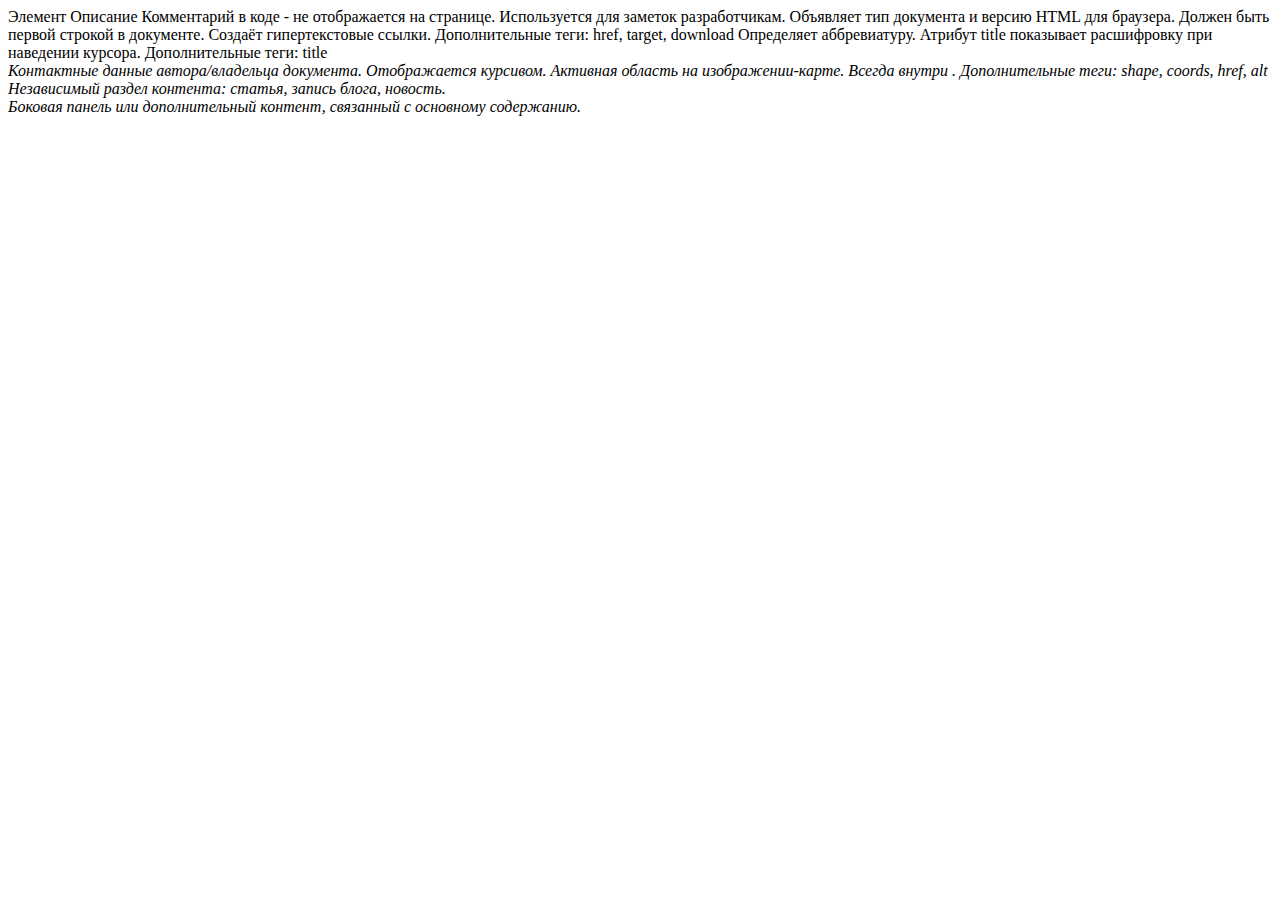
<file: 123.html>
Элемент        Описание

<!--...-->     Комментарий в коде - не отображается на странице.
               Используется для заметок разработчикам.

<!DOCTYPE>     Объявляет тип документа и версию HTML для браузера.
               Должен быть первой строкой в документе.

<a>            Создаёт гипертекстовые ссылки.
Дополнительные теги: href, target, download

<abbr>         Определяет аббревиатуру. Атрибут title показывает расшифровку
               при наведении курсора.
Дополнительные теги: title

<address>      Контактные данные автора/владельца документа.
               Отображается курсивом.

<area>         Активная область на изображении-карте. Всегда внутри <map>.
Дополнительные теги: shape, coords, href, alt

<article>      Независимый раздел контента: статья, запись блога, новость.

<aside>        Боковая панель или дополнительный контент,
               связанный с основному содержанию.

<audio>        Встраивает аудиоплеер. Поддерживает MP3, WAV, OGG.
Дополнительные теги: src, controls, autoplay, loop

<b>            Выделяет текст жирным без придания важности.
               Для важного текста используйте <strong>.

<base>         Задает базовый URL для всех относительных ссылок на странице.
Дополнительные теги: href, target

<bdi>          Изолирует текст с направлением написания справа налево
               (например, арабский, иврит).
Дополнительные теги: dir

<bdo>          Принудительно меняет направление текста.
Дополнительные теги: dir

<blockquote>   Выделяет длинную цитату с отступами.
Дополнительные теги: cite

<body>         Тело документа - всё видимое содержимое страницы.

<br>           Перенос строки без создания нового абзаца.

<button>       Интерактивная кнопка. Может содержать текст или изображение.
Дополнительные теги: type, disabled

<canvas>       Область для рисования графики через JavaScript.
               Используется для игр, диаграмм, анимаций.
Дополнительные теги: width, height

<caption>      Заголовок таблицы. Размещается сразу после <table>.

<cite>         Источник цитирования. Отображается курсивом.

<code>         Фрагмент программного кода. Моноширинный шрифт.

<col>          Задает свойства для столбцов таблицы.
Дополнительные теги: span

<colgroup>     Группирует столбцы таблицы для совместного форматирования.
Дополнительные теги: span

<data>         Связывает содержимое с машиночитаемым значением.
Дополнительные теги: value

<datalist>     Список предопределенных вариантов для поля ввода <input>.
Дополнительные теги: id

<dd>           Описание термина в списке определений <dl>.

<del>          Помечает текст как удаленный (перечёркивание).
Дополнительные теги: cite, datetime

<details>      Сворачиваемый блок с дополнительной информацией.
               Заголовок задается в <summary>.
Дополнительные теги: open

<dfn>          Термин, который определяется в текущем контексте. Курсив.
Дополнительные теги: title

<dialog>       Всплывающее диалоговое окно.
Дополнительные теги: open

<div>          Универсальный блочный контейнер для группировки элементов
               и применения стилей.

<dl>           Список определений (термин + описание).

<dt>           Термин в списке определений <dl>.

<em>           Выделяет важный текст курсивом.

<embed>        Встраивает внешний контент или плагин.
Дополнительные теги: src, type, width, height

<fieldset>     Группирует связанные поля формы с рамкой.
Дополнительные теги: disabled, form

<figcaption>   Подпись к изображению или диаграмме в <figure>.

<figure>       Контейнер для иллюстраций, диаграмм, фото с подписью.

<footer>       Нижний колонтитул документа или раздела.

<form>         Форма для отправки данных на сервер.
Дополнительные теги: action, method, enctype, target

<h1>-<h6>      Заголовки шести уровней. h1 - самый важный.

<head>         Служебный раздел с метаданными, заголовком, стилями, скриптами.

<header>       Вводная часть страницы или раздела (лого, навигация).

<hr>           Горизонтальная линия-разделитель тематических блоков.

<html>         Корневой элемент всего HTML-документа.
Дополнительные теги: lang

<i>            Выделяет текст курсивом без придания важности.
               Для важного текста используйте <em>.

<iframe>       Встраивает другую веб-страницу в текущую.
Дополнительные теги: src, width, height, frameborder

<img>          Вставляет изображение.
Дополнительные теги: src, alt, width, height, loading

<input>        Поле для ввода данных разных типов.
Дополнительные теги: type, name, value, placeholder, required

<ins>          Помечает текст как добавленный (подчёркивание).
Дополнительные теги: cite, datetime

<kbd>          Текст, вводимый с клавиатуры. Моноширинный шрифт.

<label>        Подпись к элементу формы. Улучшает доступность.
Дополнительные теги: for

<legend>       Заголовок для группы полей <fieldset>.

<li>           Элемент маркированного или нумерованного списка.
Дополнительные теги: value

<link>         Подключает внешние ресурсы (чаще всего CSS-стили).
Дополнительные теги: rel, href, type

<main>         Основное уникальное содержимое страницы. Один на страницу.

<map>          Контейнер для активных областей изображения (<area>).
Дополнительные теги: name

<mark>         Выделяет текст желтым фоном (как маркером).

<meta>         Мета-информация для браузеров и поисковых систем.
Дополнительные теги: charset, name, content, http-equiv

<meter>        Индикатор измерения в заданном диапазоне.
Дополнительные теги: value, min, max, low, high, optimum

<nav>          Навигационное меню по сайту.

<noscript>     Содержимое показывается, если JavaScript отключен.

<object>       Встраивает мультимедиа (PDF, Flash, видео).
Дополнительные теги: data, type, width, height

<ol>           Упорядоченный (нумерованный) список.
Дополнительные теги: type, start, reversed

<optgroup>     Группа вариантов в выпадающем списке с заголовком.
Дополнительные теги: label, disabled

<option>       Вариант в выпадающем списке <select>.
Дополнительные теги: value, selected, disabled

<output>       Поле для вывода результата вычислений.
Дополнительные теги: for, name

<p>            Абзац текста с отступами сверху и снизу.

<param>        Параметры для плагинов в <object>.
Дополнительные теги: name, value

<picture>      Адаптивный контейнер для изображений с разными версиями.

<pre>          Текст с сохранением пробелов и переносов. Для кода.

<progress>     Индикатор выполнения задачи (например, загрузки).
Дополнительные теги: value, max

<q>            Краткая цитата в строке. Автоматически добавляет кавычки.
Дополнительные теги: cite

<ruby>         Аннотация для восточноазиатских символов.

<rb>           Базовый текст в ruby-аннотации.

<rt>           Аннотация над или под базовым текстом в <ruby>.

<rtc>          Дополнительная аннотация в <ruby>.

<rp>           Резервный текст для браузеров без поддержки ruby.

<s>            Зачёркнутый текст (устаревшая информация).

<samp>         Пример вывода компьютерной программы. Моноширинный шрифт.

<script>       Подключает или содержит JavaScript-код.
Дополнительные теги: src, type, async, defer

<section>      Логический раздел документа с заголовком.

<select>       Выпадающий список с вариантами <option>.
Дополнительные теги: name, multiple, size, disabled

<small>        Мелкий текст (например, юридическая информация).

<source>       Альтернативные источники медиа для <picture>, <video>, <audio>.
Дополнительные теги: src, type, media, srcset

<span>         Универсальный строчный контейнер для стилизации текста.

<strong>       Важный текст с сильным акцентом. Жирное начертание.

<style>        Встроенные CSS-стили для текущей страницы.
Дополнительные теги: type, media

<sub>          Подстрочное написание (H₂O).

<summary>      Заголовок для сворачиваемого блока <details>.

<sup>          Надстрочное написание (x²).

<table>        Таблица для структурирования данных.
Дополнительные теги: border, cellpadding, cellspacing

<tbody>        Основное тело таблицы (содержимое).

<td>           Ячейка таблицы с данными.
Дополнительные теги: colspan, rowspan

<template>     Шаблон для клонирования через JavaScript.

<textarea>     Многострочное поле для ввода текста.
Дополнительные теги: name, rows, cols, placeholder, maxlength

<tfoot>        Нижний колонтитул таблицы.

<th>           Заголовочная ячейка таблицы. Жирное начертание.
Дополнительные теги: colspan, rowspan, scope

<thead>        Заголовок таблицы с колонками.

<time>         Дата и/или время в машиночитаемом формате.
Дополнительные теги: datetime

<title>        Заголовок страницы (отображается во вкладке браузера).

<tr>           Строка таблицы.

<track>        Субтитры для <video> и <audio>.
Дополнительные теги: src, kind, srclang, label

<u>            Подчёркнутый текст (без семантического значения).

<ul>           Неупорядоченный (маркированный) список.

<var>          Переменная в математическом выражении или коде. Курсив.

<video>        Видеоплеер. Поддерживает MP4, WebM, OGG.
Дополнительные теги: src, controls, width, height, autoplay, muted

<wbr>          Возможное место разрыва длинного слова.
</file>
